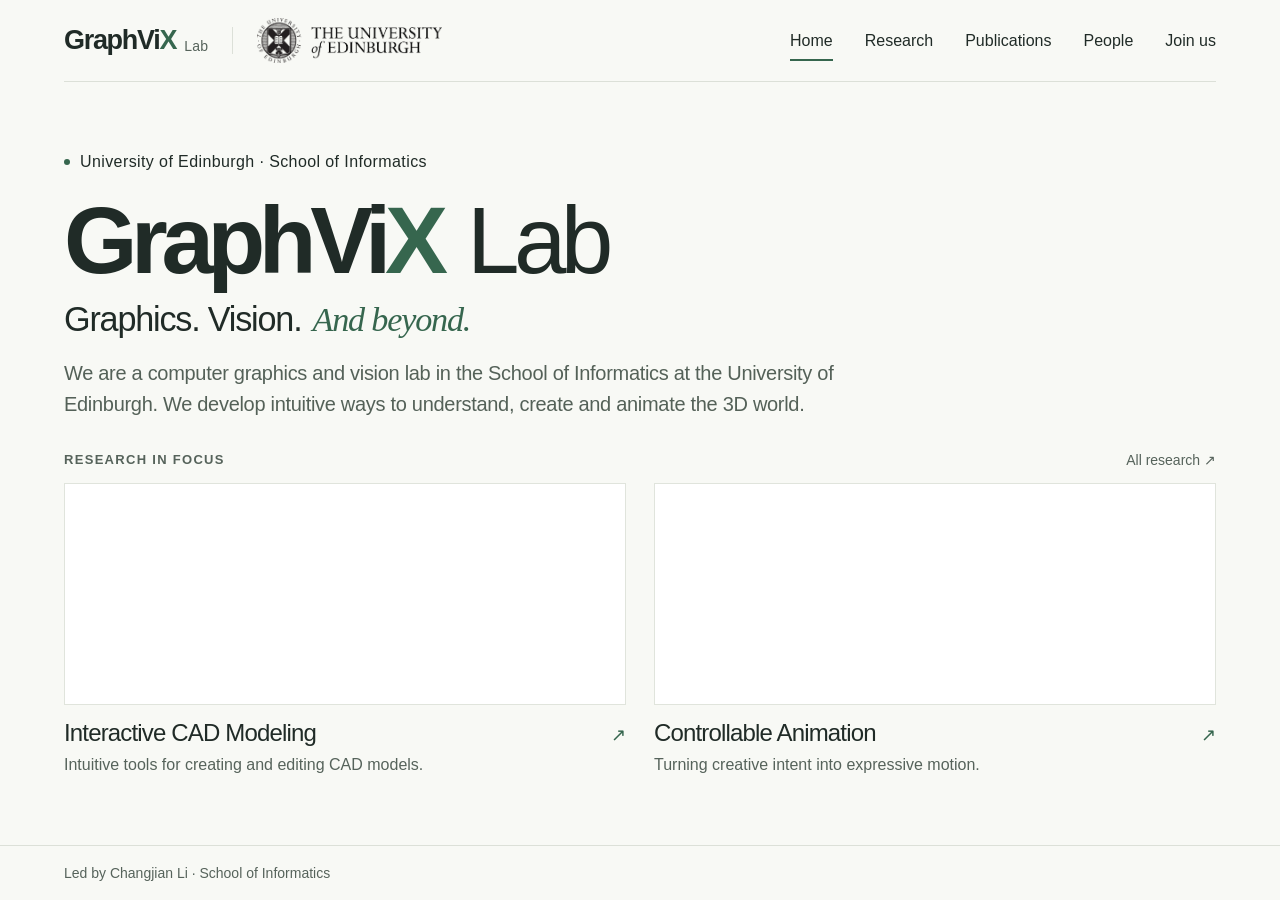
<file: index.html>
<!doctype html><html lang="en"><head><meta charset="utf-8"><meta name="viewport" content="width=device-width, initial-scale=1"><link rel="canonical" href="https://graphvix-lab.github.io/"><meta name="description" content="GraphViX Lab at the University of Edinburgh, School of Informatics. We develop intuitive ways to understand, create and animate the 3D world."><meta name="theme-color" content="#f8f9f5"><title>Graphics, Vision and X — GraphViX Lab</title><meta property="og:type" content="website"><meta property="og:site_name" content="GraphViX Lab"><meta property="og:title" content="Graphics, Vision and X — GraphViX Lab"><meta property="og:description" content="GraphViX Lab at the University of Edinburgh, School of Informatics. We develop intuitive ways to understand, create and animate the 3D world."><meta property="og:url" content="https://graphvix-lab.github.io/"><meta property="og:image" content="https://graphvix-lab.github.io/assets/social-card.png"><meta property="og:image:width" content="1200"><meta property="og:image:height" content="630"><meta property="og:image:alt" content="GraphViX Lab — Graphics. Vision. And beyond. — University of Edinburgh"><meta name="twitter:card" content="summary_large_image"><link rel="icon" href="assets/favicon.svg" type="image/svg+xml"><link rel="stylesheet" href="assets/site.css?v=7dec79588c"><script src="assets/site.js?v=5421f9e340" defer></script></head><body class="opening-page"><a class="skip" href="#main">Skip to content</a><header class="site-header wrap"><div class="header-identity"><div class="header-lab"><a class="brand" href="index.html" aria-label="GraphViX Lab home">GraphVi<span>X</span><small class="brand-lab">Lab</small></a><a class="header-university-text" href="https://www.ed.ac.uk/">University of Edinburgh</a></div><a class="header-university" href="https://www.ed.ac.uk/" aria-label="The University of Edinburgh"><img src="assets/university-of-edinburgh.png" alt="The University of Edinburgh" width="831" height="199"></a></div><button class="menu-toggle" aria-label="Open navigation" aria-expanded="false" aria-controls="nav">Menu <span>+</span></button><nav id="nav" aria-label="Main navigation"><a href="index.html" aria-current="page" >Home</a><a href="research.html" >Research</a><a href="publications.html" >Publications</a><a href="people.html" >People</a><a href="join.html" >Join us</a></nav></header><main id="main" class="wrap"><section class="opening" aria-labelledby="opening-title"><div class="opening-lead"><p class="eyebrow"><span class="status-dot"></span> University of Edinburgh · School of Informatics</p><h1 id="opening-title">GraphVi<span class="name-x">X</span> <span class="name-lab">Lab</span></h1><p class="opening-tagline">Graphics. Vision. <em>And beyond.</em></p><p class="opening-intro">We are a computer graphics and vision lab in the School of Informatics at the University of Edinburgh. We develop intuitive ways to understand, create and animate the 3D world.</p></div><div class="opening-work"><div class="opening-work-heading"><p class="eyebrow">Research in focus</p><div class="opening-work-tools"><a href="research.html">All research <span aria-hidden="true">↗</span></a></div></div><div class="opening-directions opening-selected" aria-label="Explore our research directions"><a class="opening-direction" href="research.html#cad-modeling"><div class="opening-preview"><video muted loop playsinline preload="auto" aria-label="Sketch2Arti research demonstration"><source src="assets/media/sketch2arti.mp4" type="video/mp4"></video></div><div class="opening-direction-label"><h2>Interactive CAD Modeling</h2><span aria-hidden="true">↗</span></div><p class="opening-caption">Intuitive tools for creating and editing CAD models.</p></a><a class="opening-direction" href="research.html#motion-interaction"><div class="opening-preview"><video muted loop playsinline preload="auto" aria-label="Sketch2Anim research demonstration"><source src="assets/media/sketch2anim.mp4" type="video/mp4"></video></div><div class="opening-direction-label"><h2>Controllable Animation</h2><span aria-hidden="true">↗</span></div><p class="opening-caption">Turning creative intent into expressive motion.</p></a></div></div></section></main><footer class="opening-footer wrap"><p>Led by <a href="https://enigma-li.github.io/">Changjian Li</a><span class="footer-separator"> · </span><a href="https://informatics.ed.ac.uk/">School of Informatics</a></p></footer></body></html>
</file>
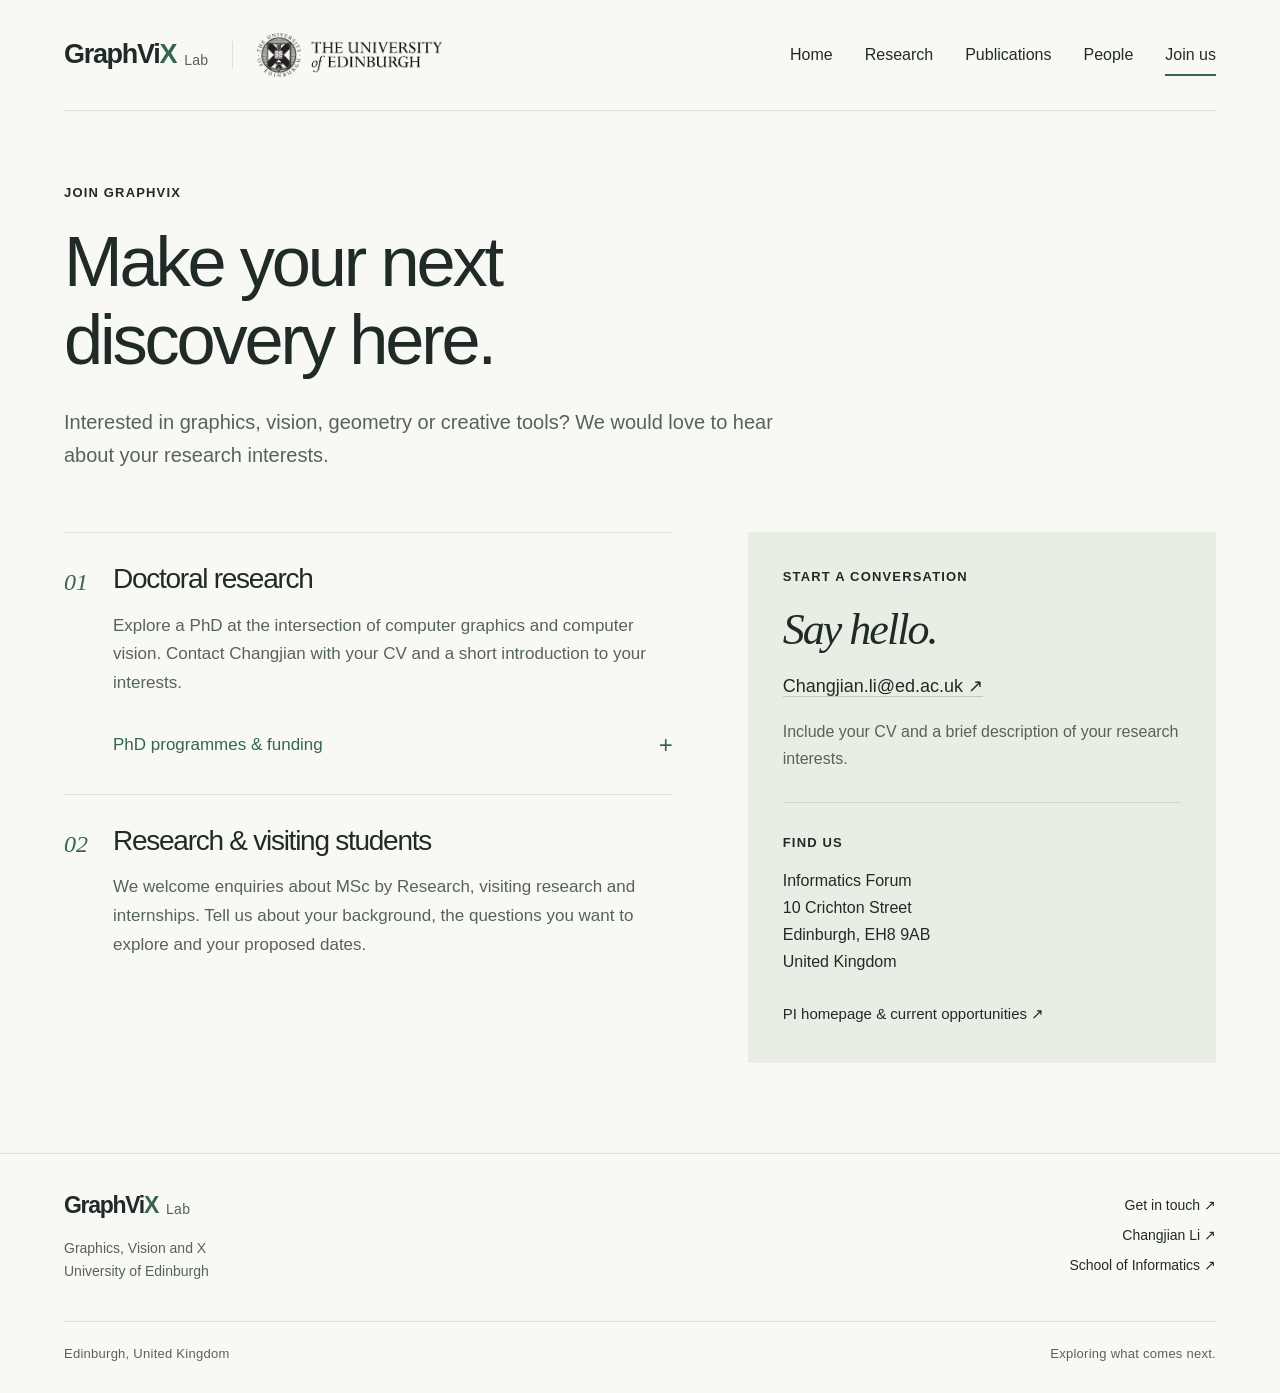
<file: join.html>
<!doctype html><html lang="en"><head><meta charset="utf-8"><meta name="viewport" content="width=device-width, initial-scale=1"><link rel="canonical" href="https://graphvix-lab.github.io/join.html"><meta name="description" content="Explore research opportunities with GraphViX Lab in the School of Informatics at the University of Edinburgh."><meta name="theme-color" content="#f8f9f5"><title>Join us — GraphViX Lab</title><meta property="og:type" content="website"><meta property="og:site_name" content="GraphViX Lab"><meta property="og:title" content="Join us — GraphViX Lab"><meta property="og:description" content="Explore research opportunities with GraphViX Lab in the School of Informatics at the University of Edinburgh."><meta property="og:url" content="https://graphvix-lab.github.io/join.html"><meta property="og:image" content="https://graphvix-lab.github.io/assets/social-card.png"><meta property="og:image:width" content="1200"><meta property="og:image:height" content="630"><meta property="og:image:alt" content="GraphViX Lab — Graphics. Vision. And beyond. — University of Edinburgh"><meta name="twitter:card" content="summary_large_image"><link rel="icon" href="assets/favicon.svg" type="image/svg+xml"><link rel="stylesheet" href="assets/site.css?v=7dec79588c"><script src="assets/site.js?v=5421f9e340" defer></script></head><body class=""><a class="skip" href="#main">Skip to content</a><header class="site-header wrap"><div class="header-identity"><div class="header-lab"><a class="brand" href="index.html" aria-label="GraphViX Lab home">GraphVi<span>X</span><small class="brand-lab">Lab</small></a><a class="header-university-text" href="https://www.ed.ac.uk/">University of Edinburgh</a></div><a class="header-university" href="https://www.ed.ac.uk/" aria-label="The University of Edinburgh"><img src="assets/university-of-edinburgh.png" alt="The University of Edinburgh" width="831" height="199"></a></div><button class="menu-toggle" aria-label="Open navigation" aria-expanded="false" aria-controls="nav">Menu <span>+</span></button><nav id="nav" aria-label="Main navigation"><a href="index.html" >Home</a><a href="research.html" >Research</a><a href="publications.html" >Publications</a><a href="people.html" >People</a><a href="join.html" aria-current="page" >Join us</a></nav></header><main id="main" class="wrap"><section class="page-title"><p class="eyebrow">Join GraphViX</p><h1>Make your next<br>discovery here.</h1><p class="lede">Interested in graphics, vision, geometry or creative tools? We would love to hear about your research interests.</p></section><section class="join-layout"><div><div class="opportunity"><span class="number">01</span><div><h2>Doctoral research</h2><p>Explore a PhD at the intersection of computer graphics and computer vision. Contact Changjian with your CV and a short introduction to your interests.</p><details class="phd-programmes"><summary>PhD programmes &amp; funding<span class="expand-mark" aria-hidden="true">+</span></summary><ul><li><a href="https://www.cdt-d2air.uk/"><span><strong>CDT-D2AIR</strong><span class="programme-description">Dependable and deployable AI for robotics.</span></span><span class="programme-arrow" aria-hidden="true">↗</span></a></li><li><a href="https://informatics.ed.ac.uk/cdt-in-machine-learning-systems"><span><strong>CDT in Machine Learning Systems</strong><span class="programme-description">Machine learning methods and the systems that enable them.</span></span><span class="programme-arrow" aria-hidden="true">↗</span></a></li><li><a href="https://ai4bi-cdt.ed.ac.uk/"><span><strong>CDT in Biomedical Innovation (AI4BI)</strong><span class="programme-description">Artificial intelligence for biomedical research and innovation.</span></span><span class="programme-arrow" aria-hidden="true">↗</span></a></li><li><a href="https://ellis.eu/research/phd-postdoc"><span><strong>ELLIS PhD Program</strong><span class="programme-description">European research network with joint supervision and international exchanges.</span></span><span class="programme-arrow" aria-hidden="true">↗</span></a></li><li><a href="https://informatics.ed.ac.uk/study-with-us/our-degrees/postgraduate-research-programmes-and-centres-doctoral-training/postgraduate-research-funding-opportunities-0"><span><strong>Informatics Graduate School Scholarships</strong><span class="programme-description">School and University funding for institute-led PhD study.</span></span><span class="programme-arrow" aria-hidden="true">↗</span></a></li></ul><p class="programme-note">Explore these routes with Changjian. See each programme’s website for current application dates, eligibility and funding details.</p></details></div></div><div class="opportunity"><span class="number">02</span><div><h2>Research & visiting students</h2><p>We welcome enquiries about MSc by Research, visiting research and internships. Tell us about your background, the questions you want to explore and your proposed dates.</p></div></div></div><aside class="contact-panel"><p class="eyebrow">Start a conversation</p><h2>Say hello.</h2><a class="email" href="mailto:Changjian.li@ed.ac.uk">Changjian.li@ed.ac.uk ↗</a><p>Include your CV and a brief description of your research interests.</p><hr><p class="eyebrow">Find us</p><address>Informatics Forum<br>10 Crichton Street<br>Edinburgh, EH8 9AB<br>United Kingdom</address><a class="text-link" href="https://enigma-li.github.io/">PI homepage & current opportunities ↗</a></aside></section></main><footer class="wrap"><div><a class="brand" href="index.html">GraphVi<span>X</span><small class="brand-lab">Lab</small></a><p>Graphics, Vision and X<br>University of Edinburgh</p></div><div class="footer-links"><a href="mailto:Changjian.li@ed.ac.uk">Get in touch ↗</a><a href="https://enigma-li.github.io/">Changjian Li ↗</a><a href="https://informatics.ed.ac.uk/">School of Informatics ↗</a></div><div class="footer-bottom"><span>Edinburgh, United Kingdom</span><span>Exploring what comes next.</span></div></footer></body></html>
</file>
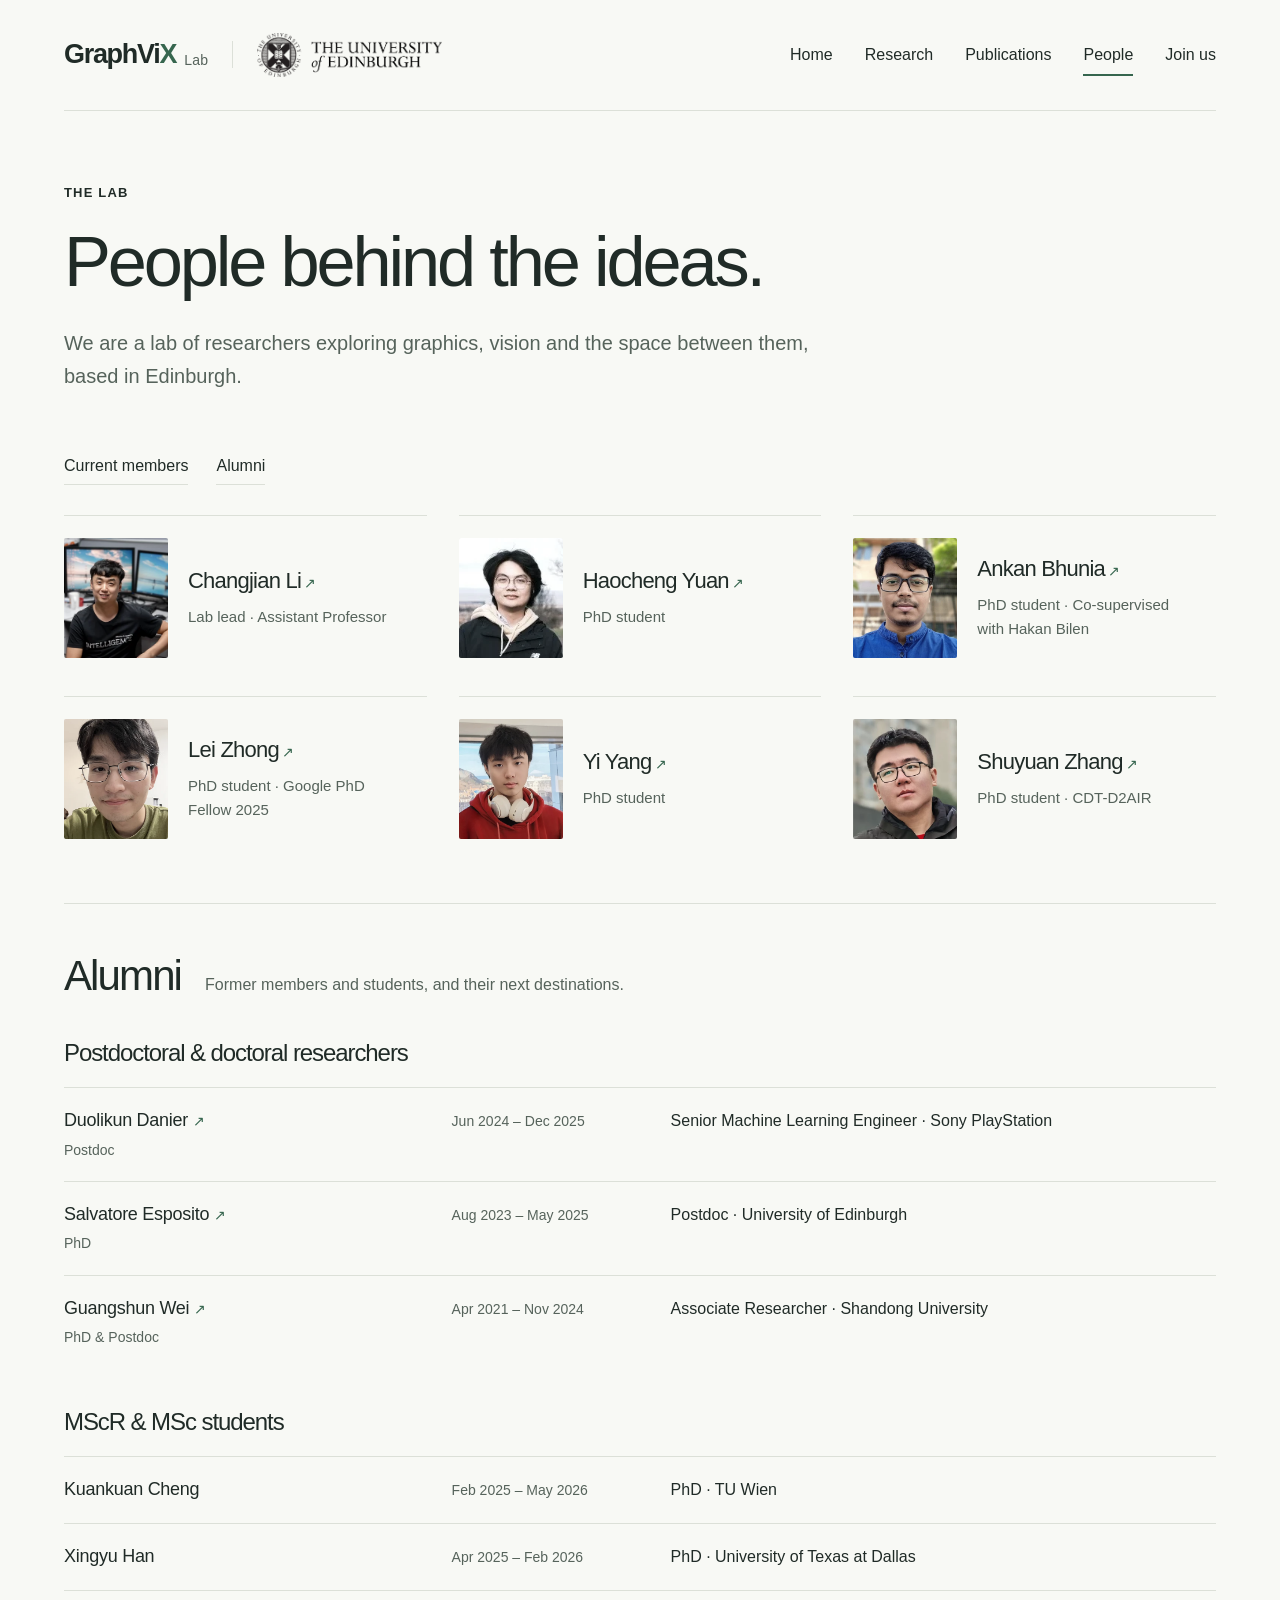
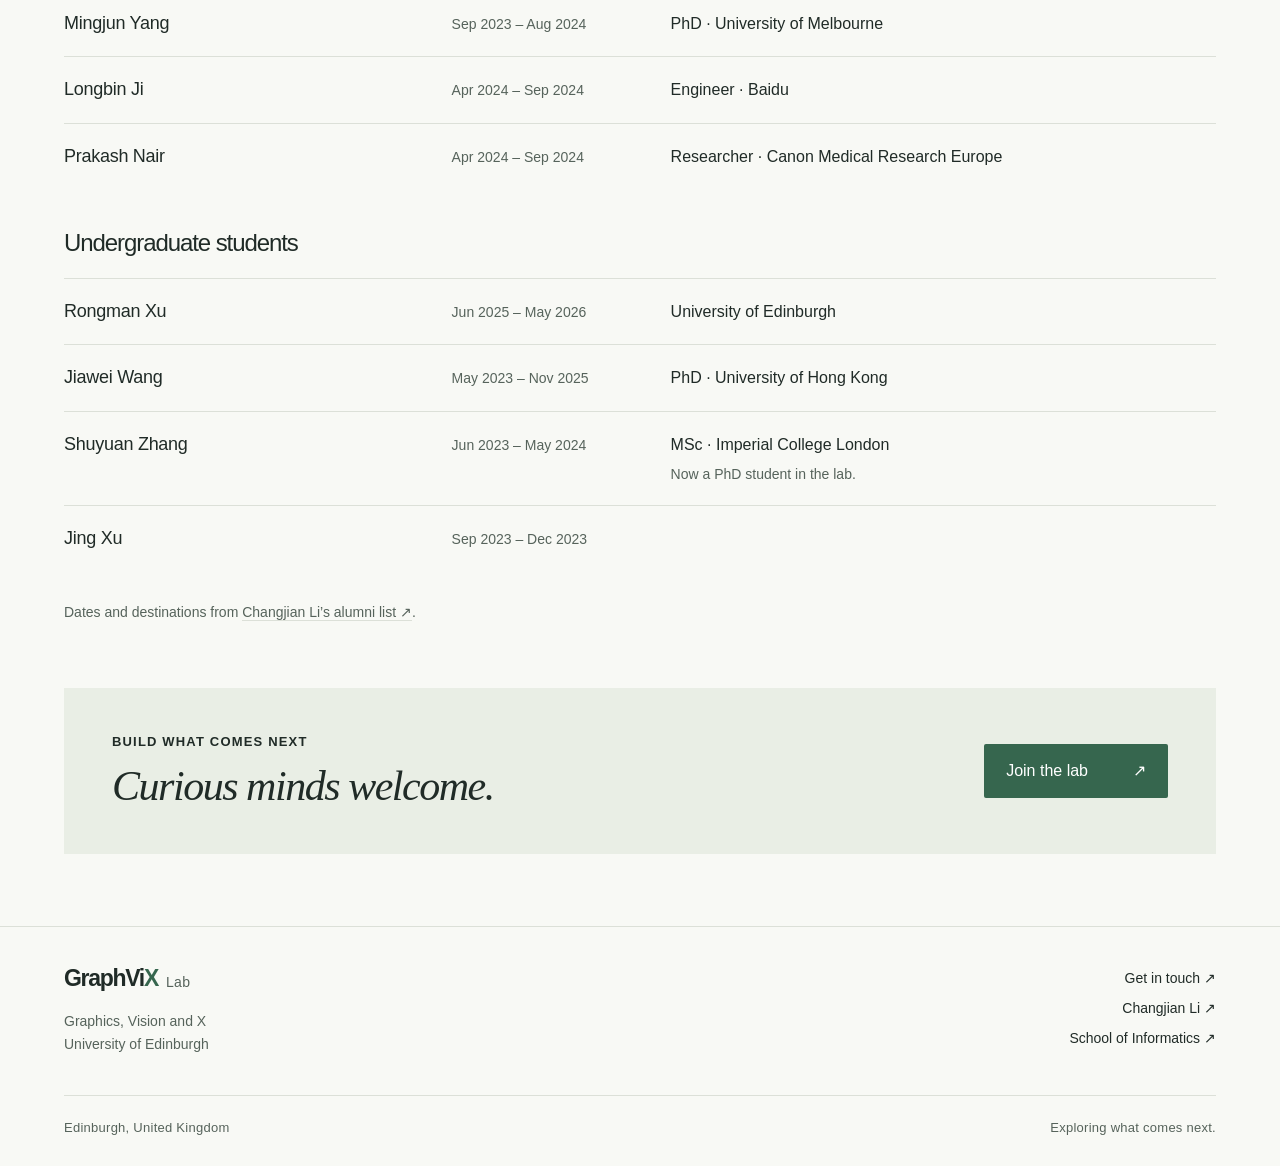
<file: people.html>
<!doctype html><html lang="en"><head><meta charset="utf-8"><meta name="viewport" content="width=device-width, initial-scale=1"><link rel="canonical" href="https://graphvix-lab.github.io/people.html"><meta name="description" content="Meet GraphViX Lab at the University of Edinburgh: Changjian Li, current researchers and alumni."><meta name="theme-color" content="#f8f9f5"><title>People — GraphViX Lab</title><meta property="og:type" content="website"><meta property="og:site_name" content="GraphViX Lab"><meta property="og:title" content="People — GraphViX Lab"><meta property="og:description" content="Meet GraphViX Lab at the University of Edinburgh: Changjian Li, current researchers and alumni."><meta property="og:url" content="https://graphvix-lab.github.io/people.html"><meta property="og:image" content="https://graphvix-lab.github.io/assets/social-card.png"><meta property="og:image:width" content="1200"><meta property="og:image:height" content="630"><meta property="og:image:alt" content="GraphViX Lab — Graphics. Vision. And beyond. — University of Edinburgh"><meta name="twitter:card" content="summary_large_image"><link rel="icon" href="assets/favicon.svg" type="image/svg+xml"><link rel="stylesheet" href="assets/site.css?v=7dec79588c"><script src="assets/site.js?v=5421f9e340" defer></script></head><body class=""><a class="skip" href="#main">Skip to content</a><header class="site-header wrap"><div class="header-identity"><div class="header-lab"><a class="brand" href="index.html" aria-label="GraphViX Lab home">GraphVi<span>X</span><small class="brand-lab">Lab</small></a><a class="header-university-text" href="https://www.ed.ac.uk/">University of Edinburgh</a></div><a class="header-university" href="https://www.ed.ac.uk/" aria-label="The University of Edinburgh"><img src="assets/university-of-edinburgh.png" alt="The University of Edinburgh" width="831" height="199"></a></div><button class="menu-toggle" aria-label="Open navigation" aria-expanded="false" aria-controls="nav">Menu <span>+</span></button><nav id="nav" aria-label="Main navigation"><a href="index.html" >Home</a><a href="research.html" >Research</a><a href="publications.html" >Publications</a><a href="people.html" aria-current="page" >People</a><a href="join.html" >Join us</a></nav></header><main id="main" class="wrap"><section class="page-title"><p class="eyebrow">The lab</p><h1>People behind the ideas.</h1><p class="lede">We are a lab of researchers exploring graphics, vision and the space between them, based in Edinburgh.</p></section><nav class="people-index" aria-label="People sections"><a href="#current-members">Current members</a><a href="#alumni">Alumni</a></nav><section class="people-grid" id="current-members" aria-label="Current members"><article class="person"><a class="portrait" href="https://enigma-li.github.io/" aria-label="Changjian Li homepage"><img src="assets/optimized/changjian-69a6d22ea58a.webp" alt="Changjian Li" loading="lazy" decoding="async" width="104" height="120"></a><div class="person-info"><h2><a href="https://enigma-li.github.io/">Changjian Li<span aria-hidden="true"> ↗</span></a></h2><p>Lab lead · Assistant Professor</p></div></article><article class="person"><a class="portrait" href="https://yyyyyhc.github.io/" aria-label="Haocheng Yuan homepage"><img src="assets/optimized/haocheng-ced8f3480372.webp" alt="Haocheng Yuan" loading="lazy" decoding="async" width="104" height="120"></a><div class="person-info"><h2><a href="https://yyyyyhc.github.io/">Haocheng Yuan<span aria-hidden="true"> ↗</span></a></h2><p>PhD student</p></div></article><article class="person"><a class="portrait" href="https://ankanbhunia.github.io/" aria-label="Ankan Bhunia homepage"><img src="assets/optimized/ankan-bae731ad5989.webp" alt="Ankan Bhunia" loading="lazy" decoding="async" width="104" height="120"></a><div class="person-info"><h2><a href="https://ankanbhunia.github.io/">Ankan Bhunia<span aria-hidden="true"> ↗</span></a></h2><p>PhD student · Co-supervised with Hakan Bilen</p></div></article><article class="person"><a class="portrait" href="https://zhongleilz.github.io/" aria-label="Lei Zhong homepage"><img src="assets/optimized/lei-0c57acf04e6b.webp" alt="Lei Zhong" loading="lazy" decoding="async" width="104" height="120"></a><div class="person-info"><h2><a href="https://zhongleilz.github.io/">Lei Zhong<span aria-hidden="true"> ↗</span></a></h2><p>PhD student · Google PhD Fellow 2025</p></div></article><article class="person"><a class="portrait" href="https://arlo-yang.github.io/" aria-label="Yi Yang homepage"><img src="assets/optimized/yi-5c9a22427850.webp" alt="Yi Yang" loading="lazy" decoding="async" width="104" height="120"></a><div class="person-info"><h2><a href="https://arlo-yang.github.io/">Yi Yang<span aria-hidden="true"> ↗</span></a></h2><p>PhD student</p></div></article><article class="person"><a class="portrait" href="https://sanbingyouyong.github.io/" aria-label="Shuyuan Zhang homepage"><img src="assets/optimized/shuyuan-218734e37366.webp" alt="Shuyuan Zhang" loading="lazy" decoding="async" width="104" height="120"></a><div class="person-info"><h2><a href="https://sanbingyouyong.github.io/">Shuyuan Zhang<span aria-hidden="true"> ↗</span></a></h2><p>PhD student · CDT-D2AIR</p></div></article></section><section class="alumni-section" id="alumni" aria-labelledby="alumni-title"><div class="alumni-heading"><h2 id="alumni-title">Alumni</h2><p>Former members and students, and their next destinations.</p></div><section class="alumni-group"><h3>Postdoctoral &amp; doctoral researchers</h3><ul class="alumni-list"><li class="alumni-row"><div class="alumni-identity"><p class="alumni-name"><a href="https://danier97.github.io/">Duolikun Danier <span aria-hidden="true">↗</span></a></p><p class="alumni-role">Postdoc</p></div><p class="alumni-period">Jun 2024 – Dec 2025</p><div class="alumni-next"><p class="alumni-destination"><span class="sr-only">Next destination: </span>Senior Machine Learning Engineer · Sony PlayStation</p></div></li><li class="alumni-row"><div class="alumni-identity"><p class="alumni-name"><a href="https://iamsalvatore.io/">Salvatore Esposito <span aria-hidden="true">↗</span></a></p><p class="alumni-role">PhD</p></div><p class="alumni-period">Aug 2023 – May 2025</p><div class="alumni-next"><p class="alumni-destination"><span class="sr-only">Next destination: </span>Postdoc · University of Edinburgh</p></div></li><li class="alumni-row"><div class="alumni-identity"><p class="alumni-name"><a href="https://gsw-d.github.io/">Guangshun Wei <span aria-hidden="true">↗</span></a></p><p class="alumni-role">PhD &amp; Postdoc</p></div><p class="alumni-period">Apr 2021 – Nov 2024</p><div class="alumni-next"><p class="alumni-destination"><span class="sr-only">Next destination: </span>Associate Researcher · Shandong University</p></div></li></ul></section><section class="alumni-group"><h3>MScR &amp; MSc students</h3><ul class="alumni-list"><li class="alumni-row"><div class="alumni-identity"><p class="alumni-name">Kuankuan Cheng</p></div><p class="alumni-period">Feb 2025 – May 2026</p><div class="alumni-next"><p class="alumni-destination"><span class="sr-only">Next destination: </span>PhD · TU Wien</p></div></li><li class="alumni-row"><div class="alumni-identity"><p class="alumni-name">Xingyu Han</p></div><p class="alumni-period">Apr 2025 – Feb 2026</p><div class="alumni-next"><p class="alumni-destination"><span class="sr-only">Next destination: </span>PhD · University of Texas at Dallas</p></div></li><li class="alumni-row"><div class="alumni-identity"><p class="alumni-name">Mingjun Yang</p></div><p class="alumni-period">Sep 2023 – Aug 2024</p><div class="alumni-next"><p class="alumni-destination"><span class="sr-only">Next destination: </span>PhD · University of Melbourne</p></div></li><li class="alumni-row"><div class="alumni-identity"><p class="alumni-name">Longbin Ji</p></div><p class="alumni-period">Apr 2024 – Sep 2024</p><div class="alumni-next"><p class="alumni-destination"><span class="sr-only">Next destination: </span>Engineer · Baidu</p></div></li><li class="alumni-row"><div class="alumni-identity"><p class="alumni-name">Prakash Nair</p></div><p class="alumni-period">Apr 2024 – Sep 2024</p><div class="alumni-next"><p class="alumni-destination"><span class="sr-only">Next destination: </span>Researcher · Canon Medical Research Europe</p></div></li></ul></section><section class="alumni-group"><h3>Undergraduate students</h3><ul class="alumni-list"><li class="alumni-row"><div class="alumni-identity"><p class="alumni-name">Rongman Xu</p></div><p class="alumni-period">Jun 2025 – May 2026</p><div class="alumni-next"><p class="alumni-destination"><span class="sr-only">Next destination: </span>University of Edinburgh</p></div></li><li class="alumni-row"><div class="alumni-identity"><p class="alumni-name">Jiawei Wang</p></div><p class="alumni-period">May 2023 – Nov 2025</p><div class="alumni-next"><p class="alumni-destination"><span class="sr-only">Next destination: </span>PhD · University of Hong Kong</p></div></li><li class="alumni-row"><div class="alumni-identity"><p class="alumni-name">Shuyuan Zhang</p></div><p class="alumni-period">Jun 2023 – May 2024</p><div class="alumni-next"><p class="alumni-destination"><span class="sr-only">Next destination: </span>MSc · Imperial College London</p><p class="alumni-note">Now a PhD student in the lab.</p></div></li><li class="alumni-row"><div class="alumni-identity"><p class="alumni-name">Jing Xu</p></div><p class="alumni-period">Sep 2023 – Dec 2023</p><div class="alumni-next"></div></li></ul></section><p class="alumni-source">Dates and destinations from <a href="https://enigma-li.github.io/">Changjian Li’s alumni list ↗</a>.</p></section><section class="join-banner"><div><p class="eyebrow">Build what comes next</p><h2>Curious minds welcome.</h2></div><a class="button" href="join.html">Join the lab <span>↗</span></a></section></main><footer class="wrap"><div><a class="brand" href="index.html">GraphVi<span>X</span><small class="brand-lab">Lab</small></a><p>Graphics, Vision and X<br>University of Edinburgh</p></div><div class="footer-links"><a href="mailto:Changjian.li@ed.ac.uk">Get in touch ↗</a><a href="https://enigma-li.github.io/">Changjian Li ↗</a><a href="https://informatics.ed.ac.uk/">School of Informatics ↗</a></div><div class="footer-bottom"><span>Edinburgh, United Kingdom</span><span>Exploring what comes next.</span></div></footer></body></html>
</file>
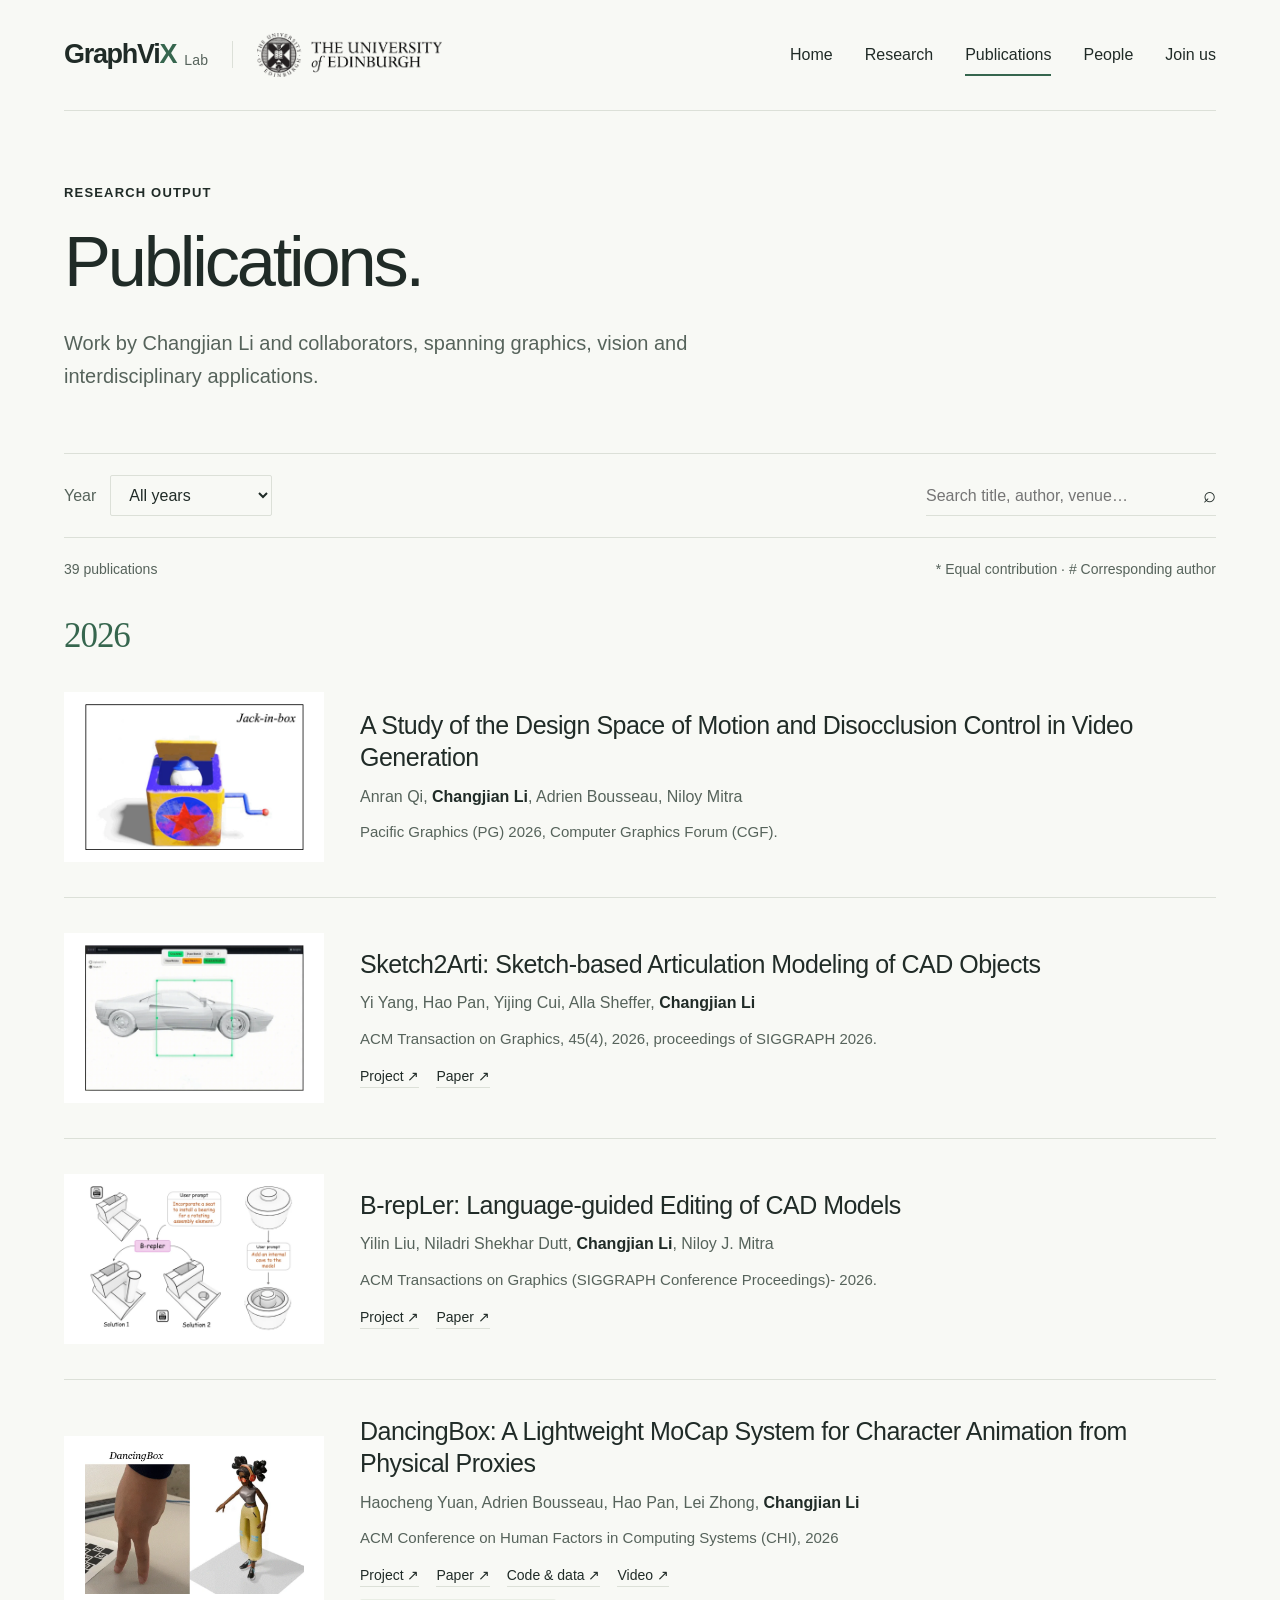
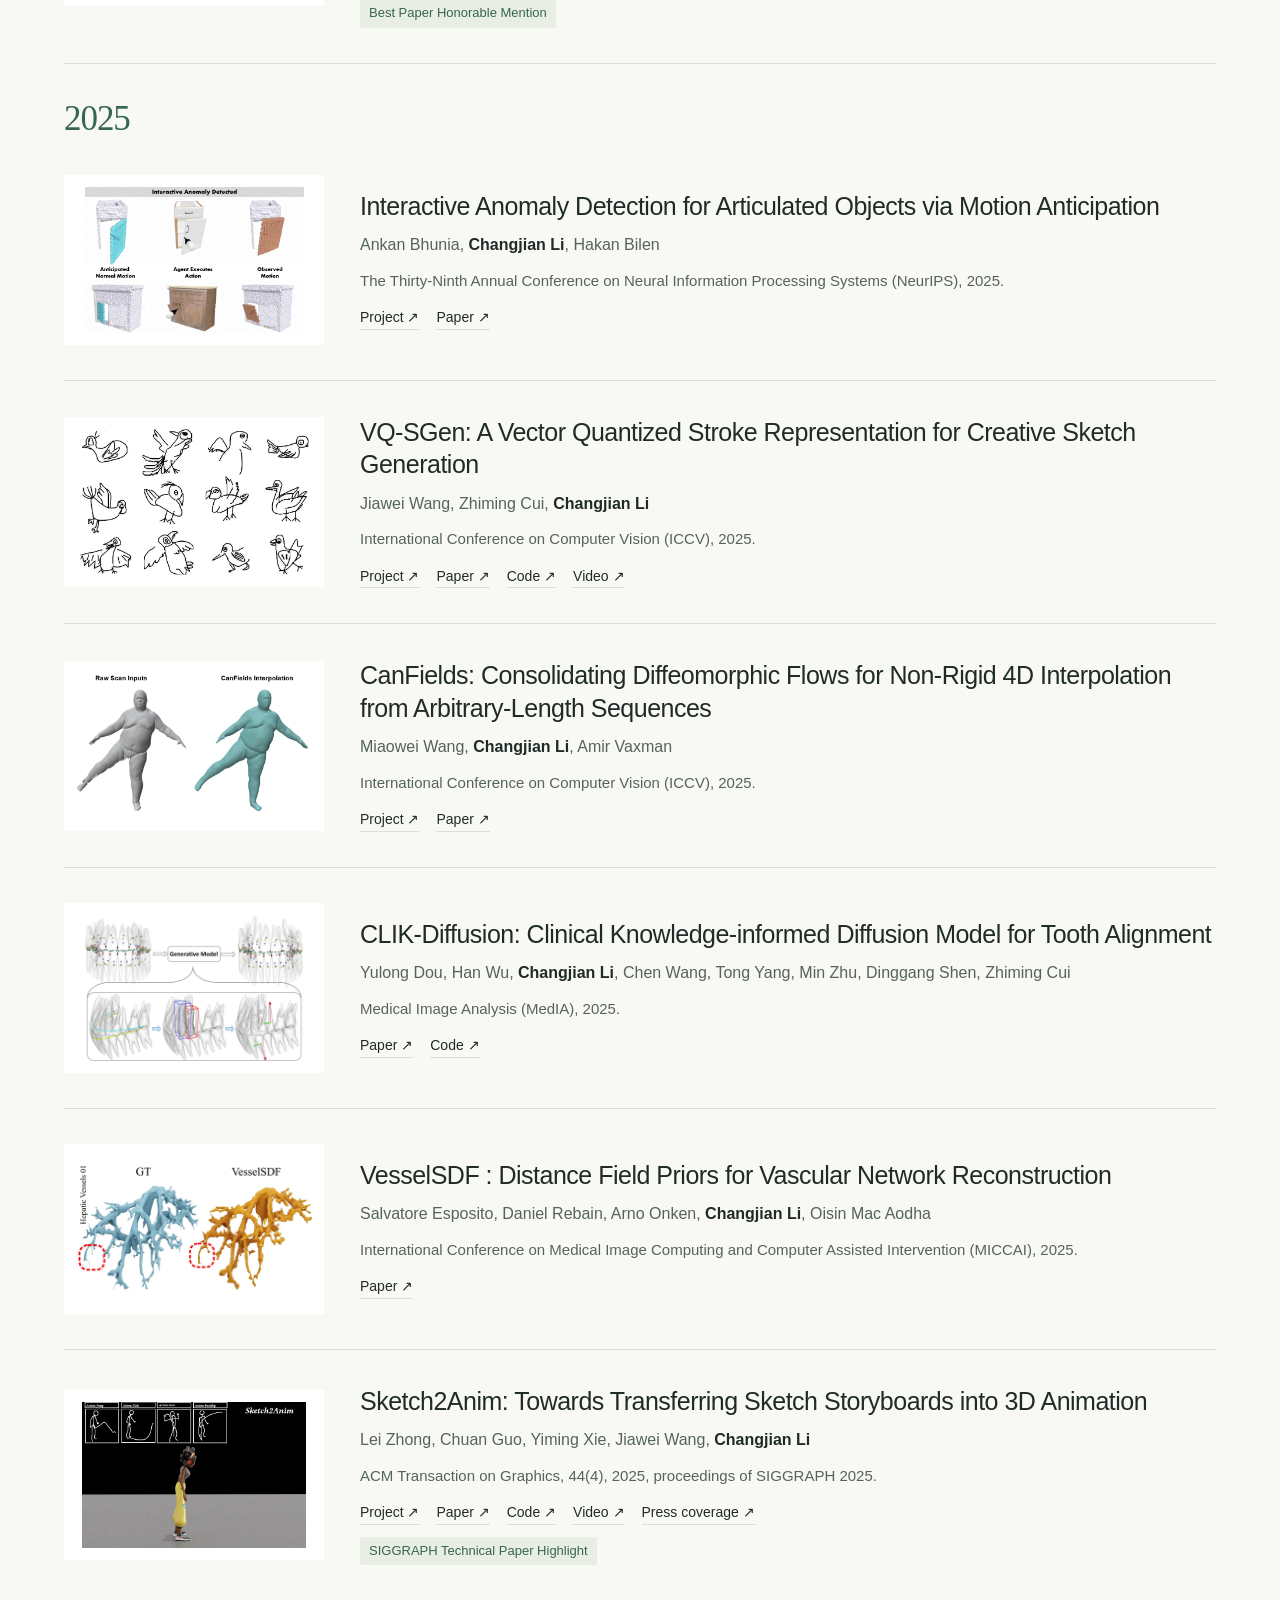
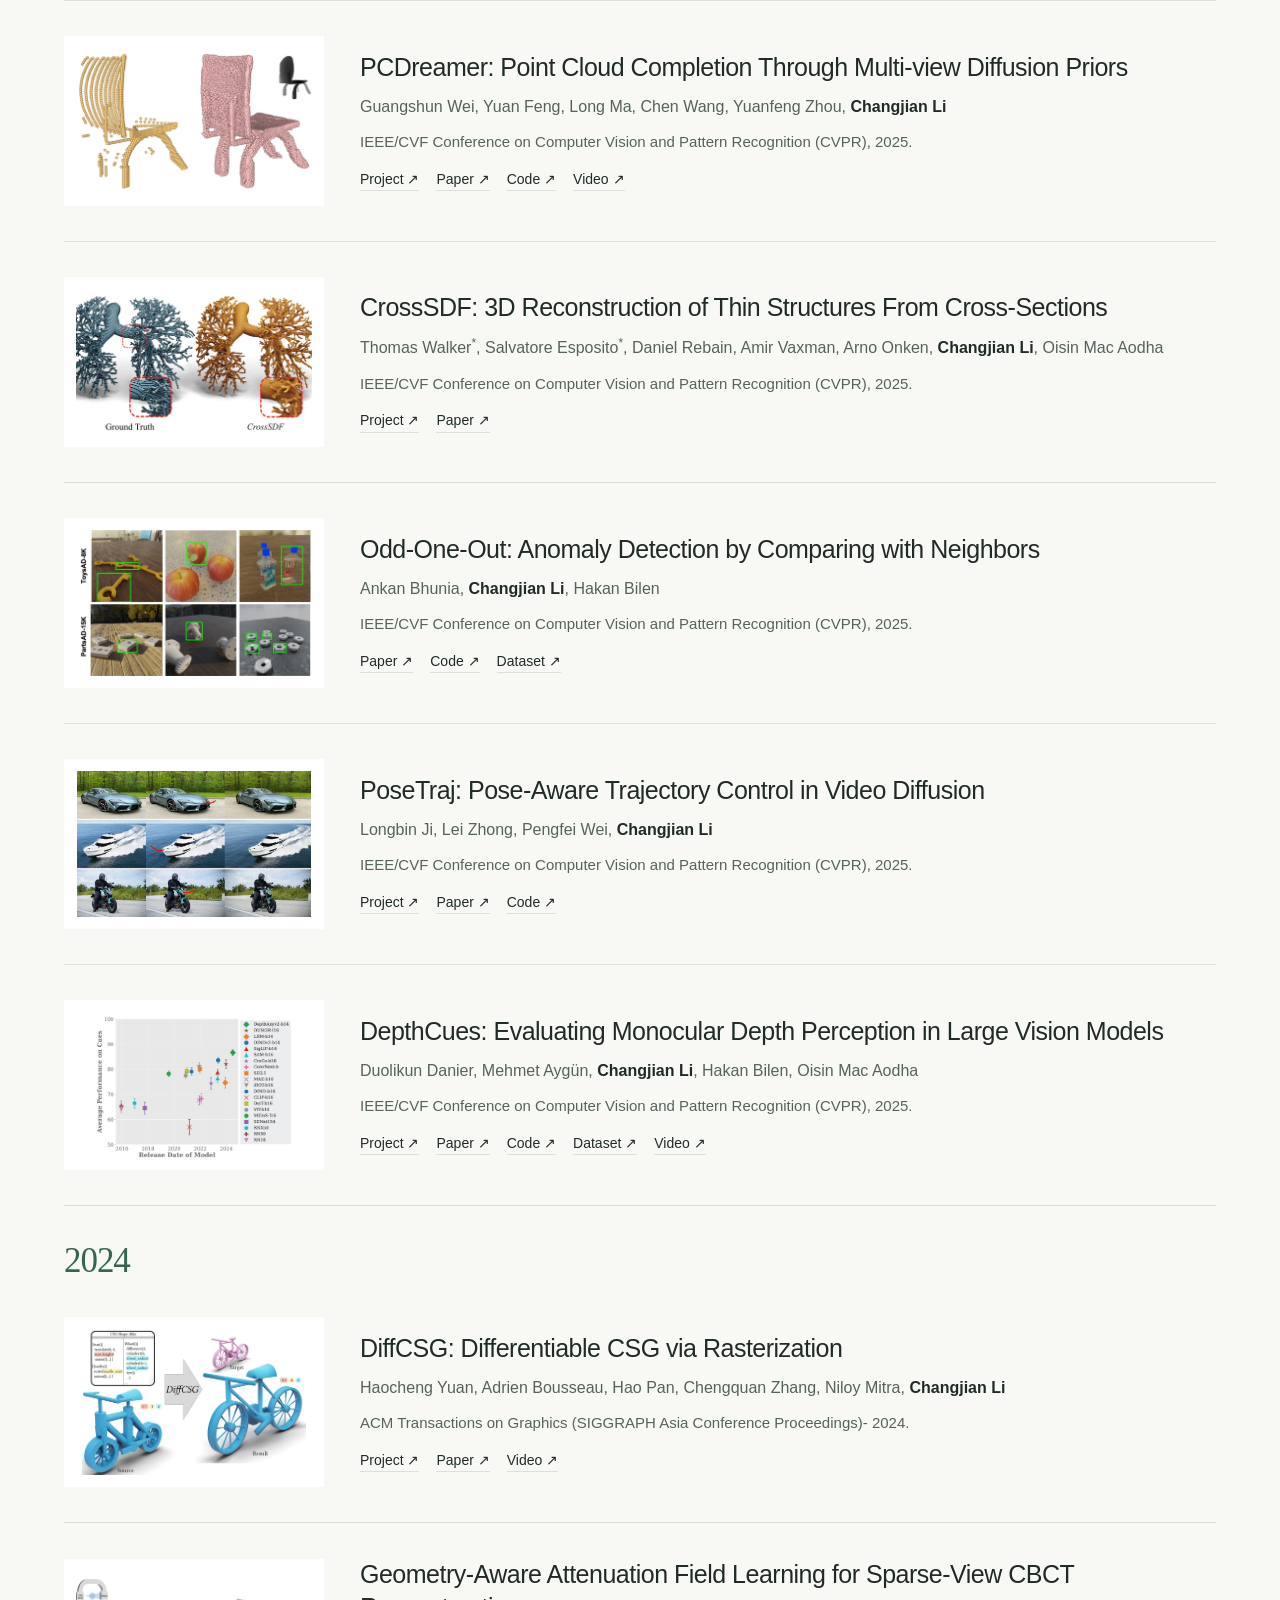
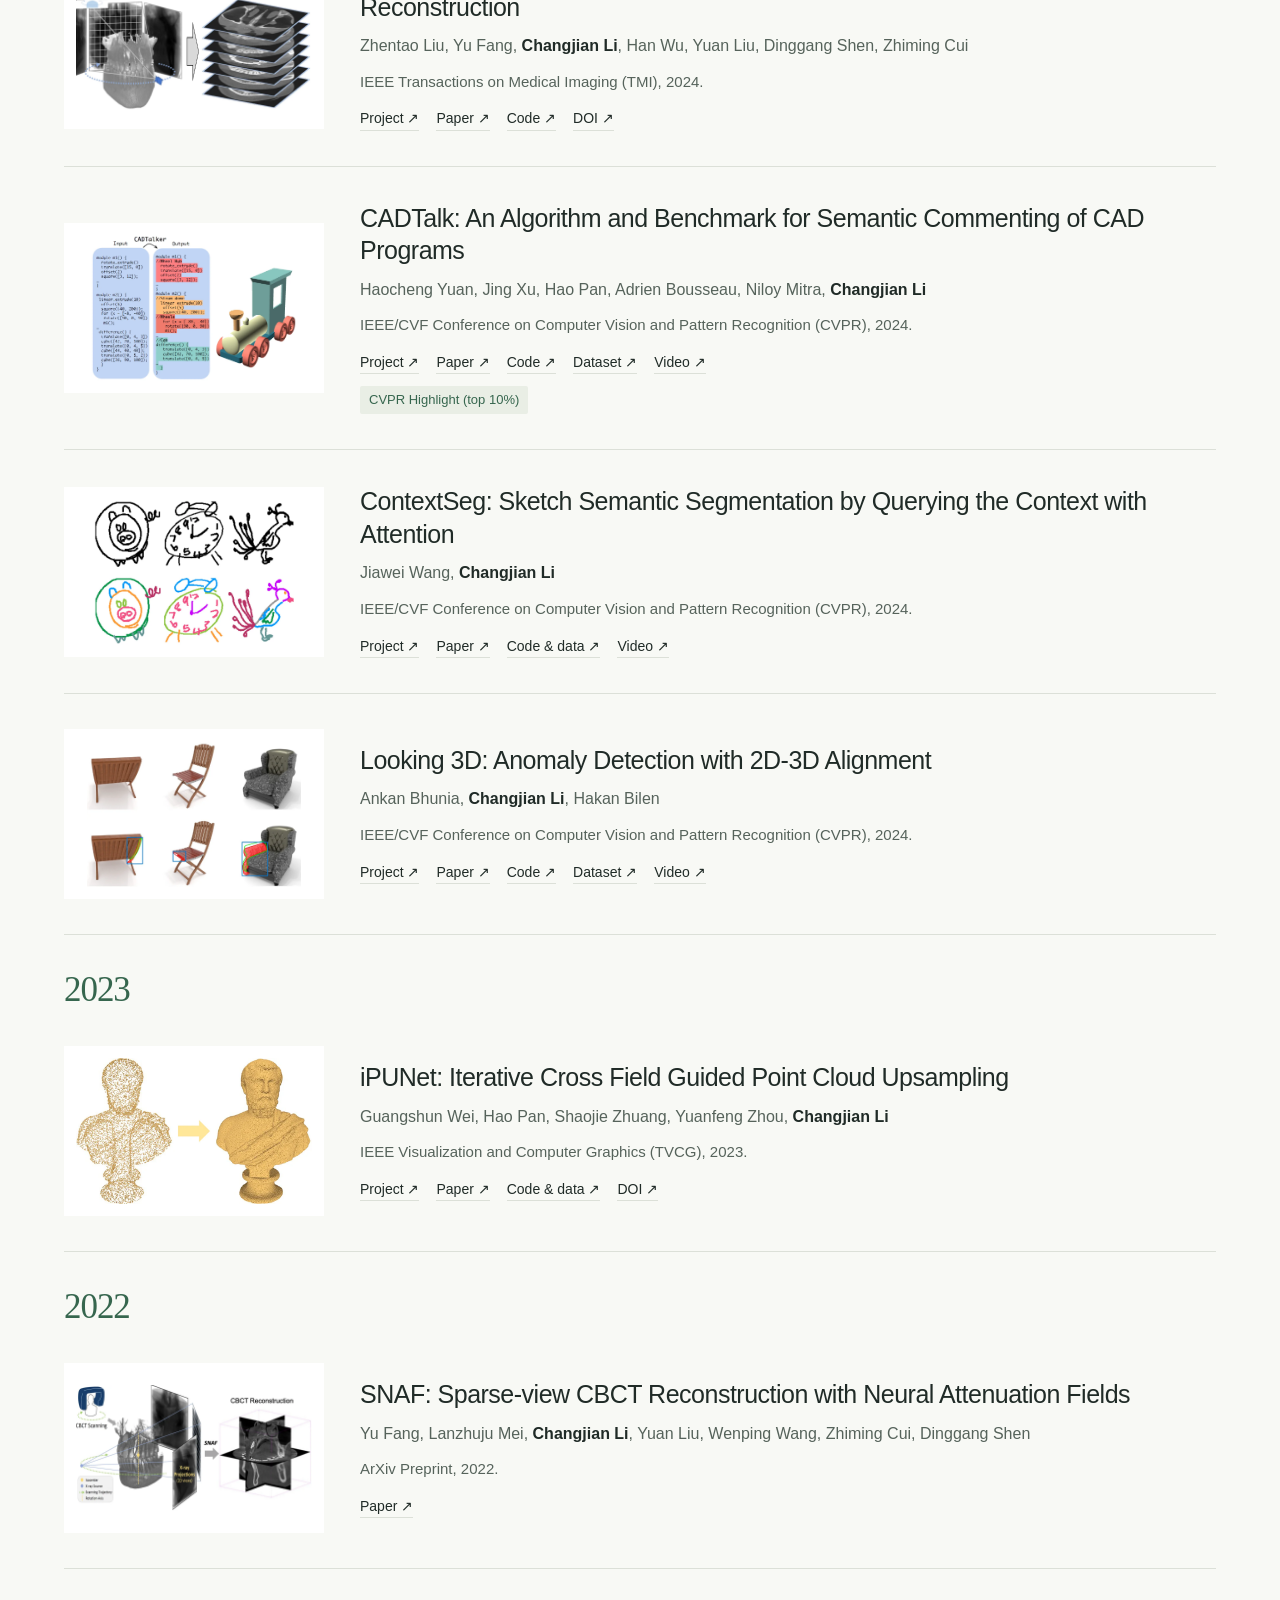
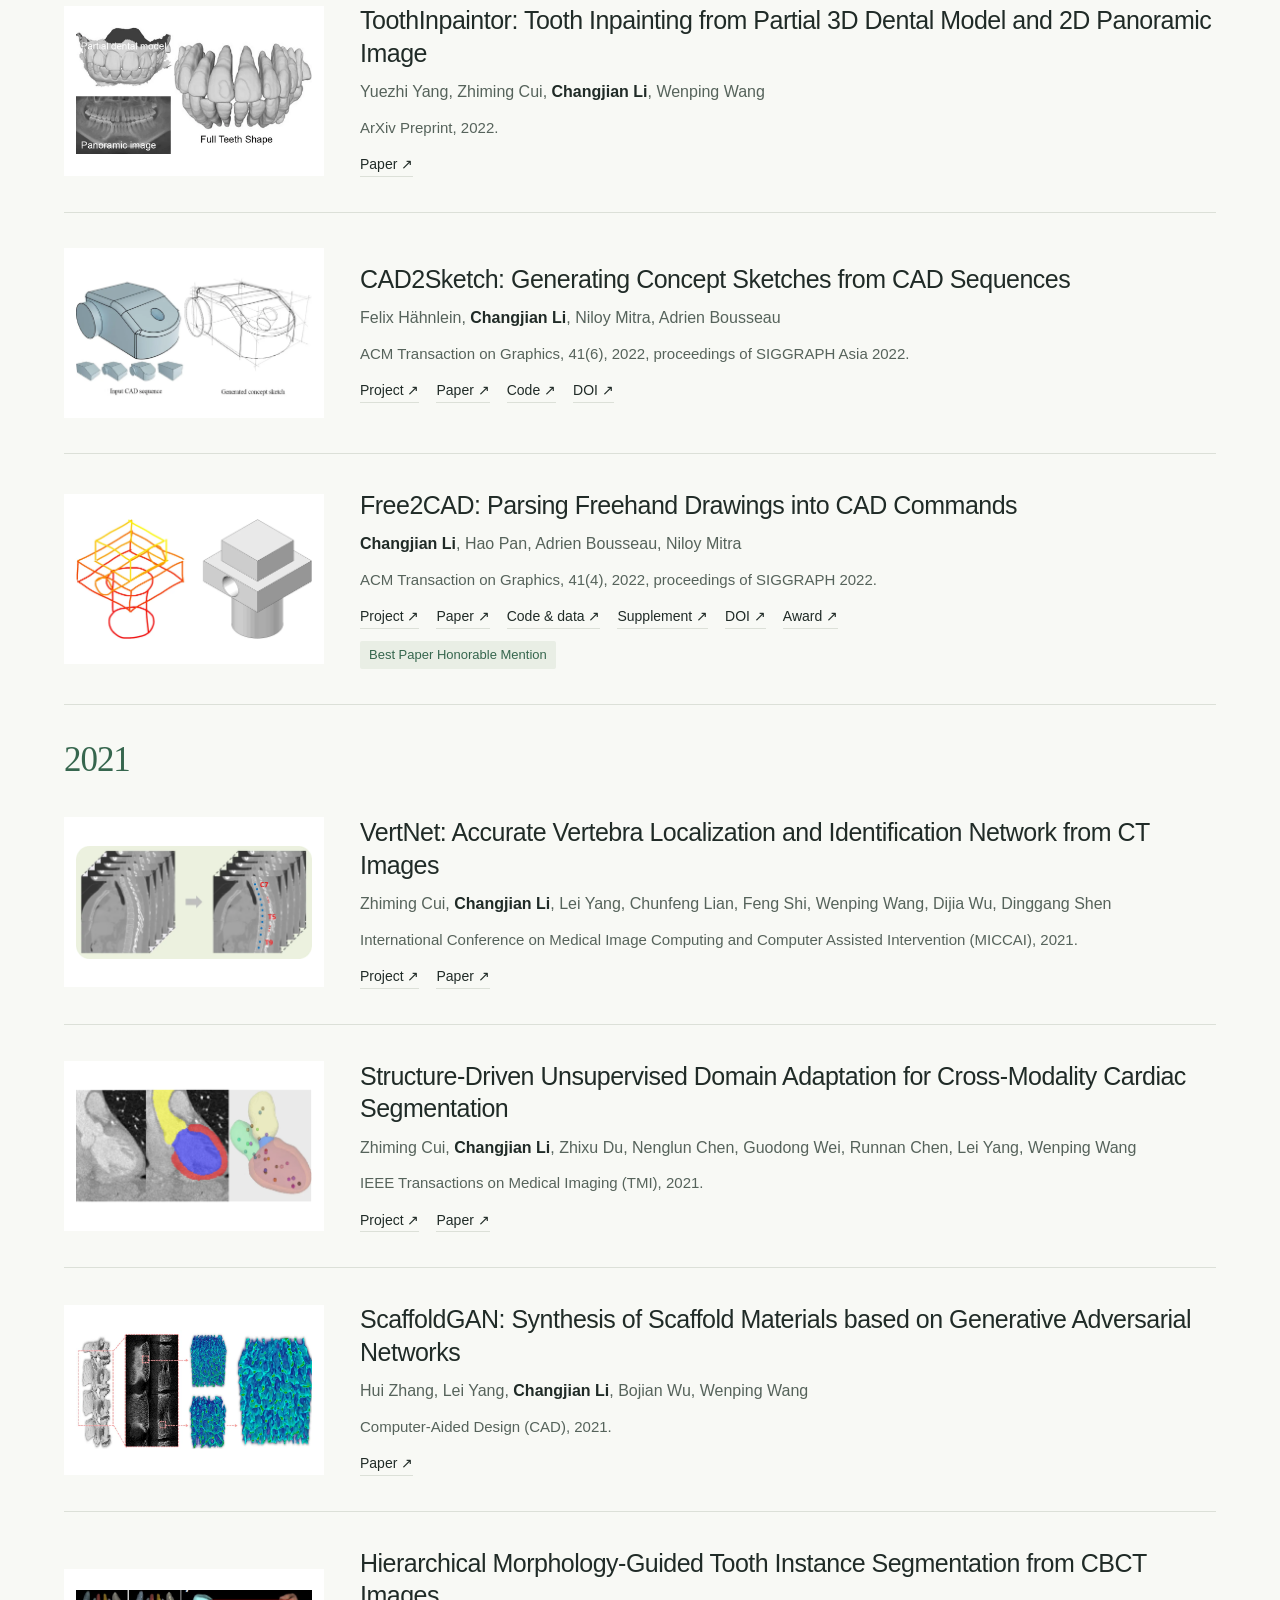
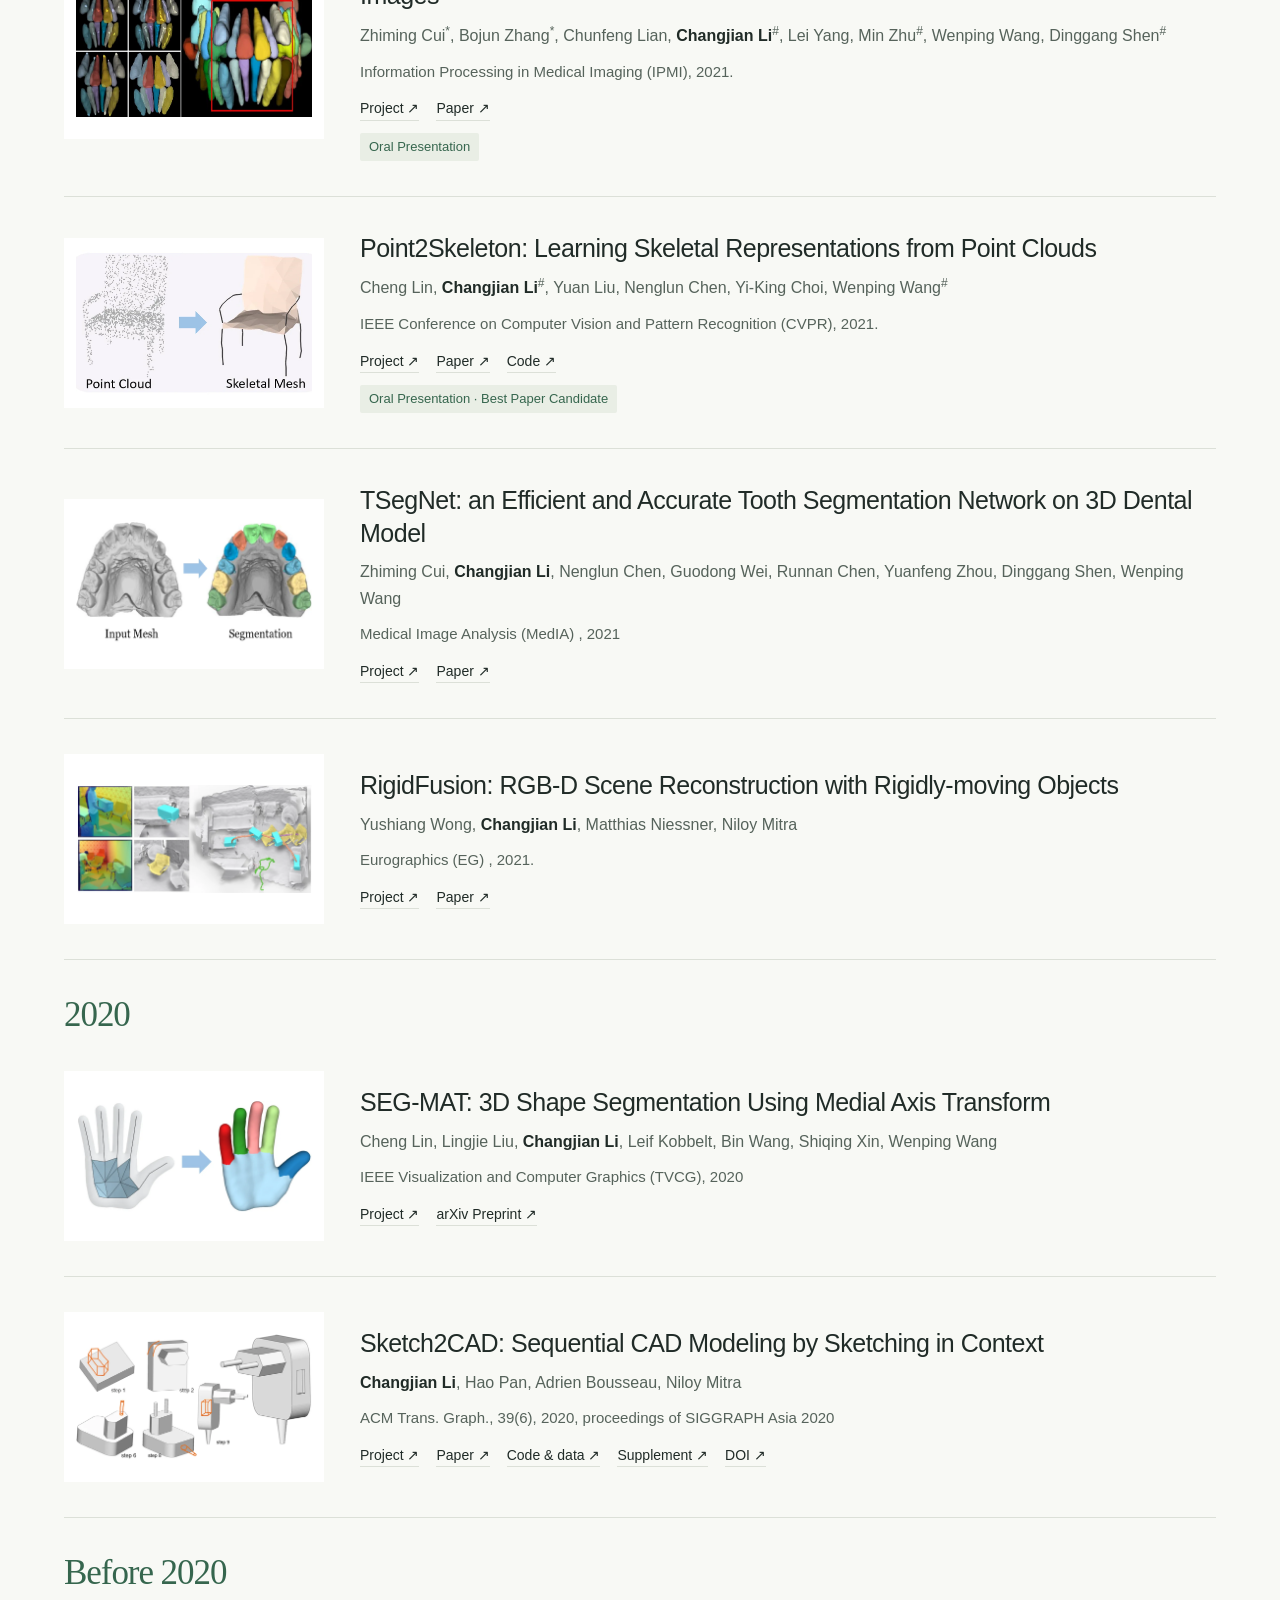
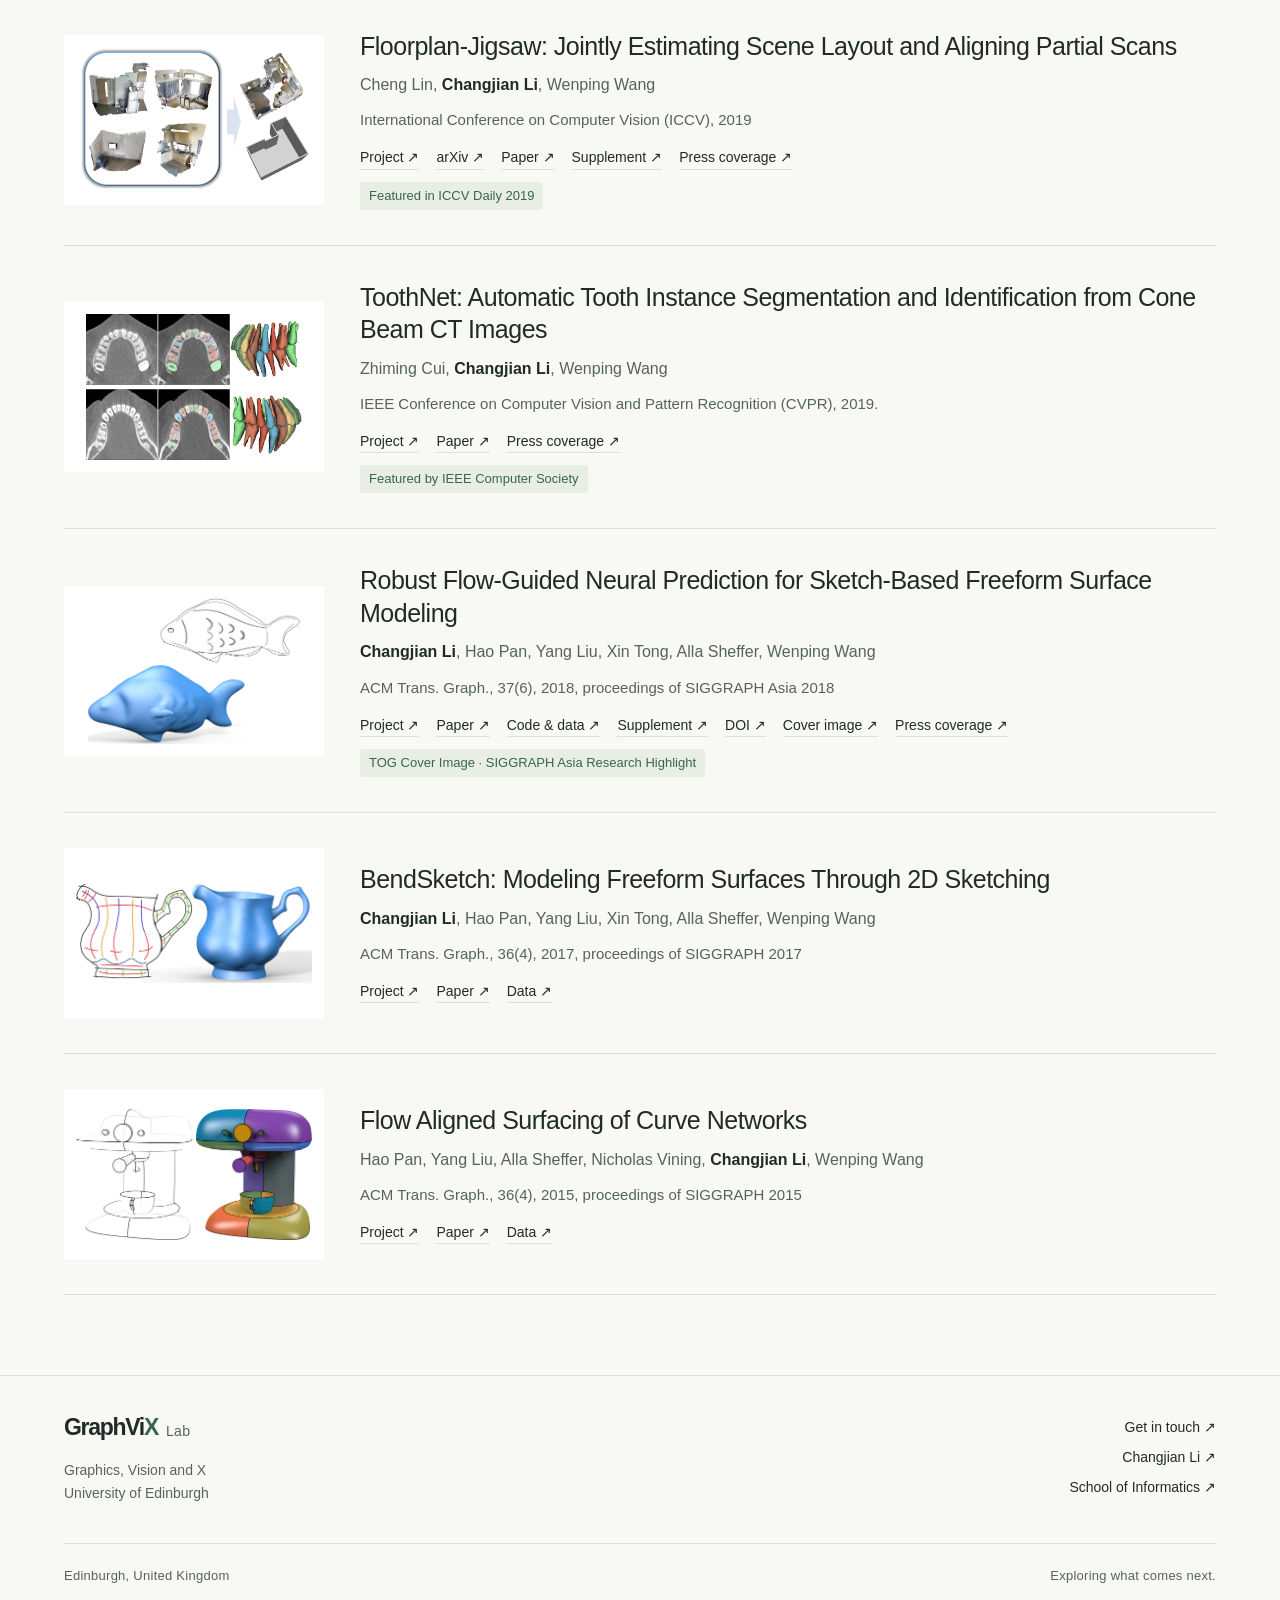
<file: publications.html>
<!doctype html><html lang="en"><head><meta charset="utf-8"><meta name="viewport" content="width=device-width, initial-scale=1"><link rel="canonical" href="https://graphvix-lab.github.io/publications.html"><meta name="description" content="Publications by Changjian Li and collaborators in computer graphics, computer vision and geometric modeling."><meta name="theme-color" content="#f8f9f5"><title>Publications — GraphViX Lab</title><meta property="og:type" content="website"><meta property="og:site_name" content="GraphViX Lab"><meta property="og:title" content="Publications — GraphViX Lab"><meta property="og:description" content="Publications by Changjian Li and collaborators in computer graphics, computer vision and geometric modeling."><meta property="og:url" content="https://graphvix-lab.github.io/publications.html"><meta property="og:image" content="https://graphvix-lab.github.io/assets/social-card.png"><meta property="og:image:width" content="1200"><meta property="og:image:height" content="630"><meta property="og:image:alt" content="GraphViX Lab — Graphics. Vision. And beyond. — University of Edinburgh"><meta name="twitter:card" content="summary_large_image"><link rel="icon" href="assets/favicon.svg" type="image/svg+xml"><link rel="stylesheet" href="assets/site.css?v=7dec79588c"><script src="assets/site.js?v=5421f9e340" defer></script></head><body class=""><a class="skip" href="#main">Skip to content</a><header class="site-header wrap"><div class="header-identity"><div class="header-lab"><a class="brand" href="index.html" aria-label="GraphViX Lab home">GraphVi<span>X</span><small class="brand-lab">Lab</small></a><a class="header-university-text" href="https://www.ed.ac.uk/">University of Edinburgh</a></div><a class="header-university" href="https://www.ed.ac.uk/" aria-label="The University of Edinburgh"><img src="assets/university-of-edinburgh.png" alt="The University of Edinburgh" width="831" height="199"></a></div><button class="menu-toggle" aria-label="Open navigation" aria-expanded="false" aria-controls="nav">Menu <span>+</span></button><nav id="nav" aria-label="Main navigation"><a href="index.html" >Home</a><a href="research.html" >Research</a><a href="publications.html" aria-current="page" >Publications</a><a href="people.html" >People</a><a href="join.html" >Join us</a></nav></header><main id="main" class="wrap"><section class="page-title"><p class="eyebrow">Research output</p><h1>Publications.</h1><p class="lede">Work by Changjian Li and collaborators, spanning graphics, vision and interdisciplinary applications.</p></section><div class="publication-tools"><label class="year-select" for="publication-year">Year <select id="publication-year"><option value="all">All years</option><option value="2026">2026</option><option value="2025">2025</option><option value="2024">2024</option><option value="2023">2023</option><option value="2022">2022</option><option value="2021">2021</option><option value="2020">2020</option><option value="before-2020">Before 2020</option></select></label><label class="search"><span class="sr-only">Search publications</span><input id="publication-search" type="search" placeholder="Search title, author, venue…"><span aria-hidden="true">⌕</span></label></div><div class="publication-status"><p id="result-count" class="result-count" aria-live="polite">39 publications</p><p class="author-legend">* Equal contribution · # Corresponding author</p></div><div class="publication-list"><section class="publication-year-group" aria-labelledby="year-2026"><h2 class="publication-year-heading" id="year-2026">2026</h2><article class="publication" id="paper-40986c89ce14" data-year="2026"><div class="publication-image"><img src="assets/optimized/98283c76f5dc9af0-18a97af23aad.webp" width="960" height="640" alt="A Study of the Design Space of Motion and Disocclusion Control in Video Generation — research preview" loading="lazy" decoding="async"></div><div><h3>A Study of the Design Space of Motion and Disocclusion Control in Video Generation</h3><p class="authors">Anran Qi, <strong>Changjian Li</strong>, Adrien Bousseau, Niloy Mitra</p><p class="publication-venue">Pacific Graphics (PG) 2026, Computer Graphics Forum (CGF).</p><div class="pub-links"></div></div></article><article class="publication" id="paper-8f323c92606b" data-year="2026"><a href="https://arlo-yang.github.io/Sketch2Arti/" class="publication-image"><img src="assets/optimized/sketch2arti-28e4b520982f.webp" width="960" height="640" alt="Sketch2Arti: Sketch-based Articulation Modeling of CAD Objects — research preview" loading="lazy" decoding="async"></a><div><h3><a href="https://arlo-yang.github.io/Sketch2Arti/">Sketch2Arti: Sketch-based Articulation Modeling of CAD Objects</a></h3><p class="authors">Yi Yang, Hao Pan, Yijing Cui, Alla Sheffer, <strong>Changjian Li</strong></p><p class="publication-venue">ACM Transaction on Graphics, 45(4), 2026, proceedings of SIGGRAPH 2026.</p><div class="pub-links"><a href="https://arlo-yang.github.io/Sketch2Arti/">Project ↗</a><a href="http://arxiv.org/abs/2604.25781">Paper ↗</a></div></div></article><article class="publication" id="paper-7bfd7194f70d" data-year="2026"><a href="https://yilinliu77.github.io/brepler.github.io/" class="publication-image"><img src="assets/optimized/brepler-fa587f6d3de0.webp" width="960" height="648" alt="B-repLer: Language-guided Editing of CAD Models — research preview" loading="lazy" decoding="async"></a><div><h3><a href="https://yilinliu77.github.io/brepler.github.io/">B-repLer: Language-guided Editing of CAD Models</a></h3><p class="authors">Yilin Liu, Niladri Shekhar Dutt, <strong>Changjian Li</strong>, Niloy J. Mitra</p><p class="publication-venue">ACM Transactions on Graphics (SIGGRAPH Conference Proceedings)- 2026.</p><div class="pub-links"><a href="https://yilinliu77.github.io/brepler.github.io/">Project ↗</a><a href="https://arxiv.org/abs/2508.10201">Paper ↗</a></div></div></article><article class="publication" id="paper-bf7ed76ecc1a" data-year="2026"><a href="https://yyyyyhc.github.io/DancingBox-project-page/" class="publication-image"><img src="assets/optimized/dancingbox-5b41297714f9.webp" width="720" height="480" alt="DancingBox: A Lightweight MoCap System for Character Animation from Physical Proxies — research preview" loading="lazy" decoding="async"></a><div><h3><a href="https://yyyyyhc.github.io/DancingBox-project-page/">DancingBox: A Lightweight MoCap System for Character Animation from Physical Proxies</a></h3><p class="authors">Haocheng Yuan, Adrien Bousseau, Hao Pan, Lei Zhong, <strong>Changjian Li</strong></p><p class="publication-venue">ACM Conference on Human Factors in Computing Systems (CHI), 2026</p><div class="pub-links"><a href="https://yyyyyhc.github.io/DancingBox-project-page/">Project ↗</a><a href="https://arxiv.org/abs/2603.17704">Paper ↗</a><a href="https://github.com/YYYYYHC/DancingBox">Code &amp; data ↗</a><a href="https://youtu.be/p_VoEhKDpx8">Video ↗</a></div><span class="award">Best Paper Honorable Mention</span></div></article></section><section class="publication-year-group" aria-labelledby="year-2025"><h2 class="publication-year-heading" id="year-2025">2025</h2><article class="publication" id="paper-6e8a43f3db16" data-year="2025"><a href="https://groups.inf.ed.ac.uk/vico/research/interactiveAD/" class="publication-image"><img src="assets/publications/ea9f2718679abe10.gif" width="720" height="480" alt="Interactive Anomaly Detection for Articulated Objects via Motion Anticipation — research preview" loading="lazy" decoding="async"></a><div><h3><a href="https://groups.inf.ed.ac.uk/vico/research/interactiveAD/">Interactive Anomaly Detection for Articulated Objects via Motion Anticipation</a></h3><p class="authors">Ankan Bhunia, <strong>Changjian Li</strong>, Hakan Bilen</p><p class="publication-venue">The Thirty-Ninth Annual Conference on Neural Information Processing Systems (NeurIPS), 2025.</p><div class="pub-links"><a href="https://groups.inf.ed.ac.uk/vico/research/interactiveAD/">Project ↗</a><a href="https://openreview.net/pdf?id=t22zHB6yQ0">Paper ↗</a></div></div></article><article class="publication" id="paper-747532bf6134" data-year="2025"><a href="https://enigma-li.github.io/projects/VQ-SGen/VQ-SGen.html" class="publication-image"><img src="assets/optimized/7452898ae1c1277a-2ee2dacae753.webp" width="787" height="499" alt="VQ-SGen: A Vector Quantized Stroke Representation for Creative Sketch Generation — research preview" loading="lazy" decoding="async"></a><div><h3><a href="https://enigma-li.github.io/projects/VQ-SGen/VQ-SGen.html">VQ-SGen: A Vector Quantized Stroke Representation for Creative Sketch Generation</a></h3><p class="authors">Jiawei Wang, Zhiming Cui, <strong>Changjian Li</strong></p><p class="publication-venue">International Conference on Computer Vision (ICCV), 2025.</p><div class="pub-links"><a href="https://enigma-li.github.io/projects/VQ-SGen/VQ-SGen.html">Project ↗</a><a href="http://arxiv.org/abs/2411.16446">Paper ↗</a><a href="https://github.com/JiaWei22/VQ-SGen">Code ↗</a><a href="https://www.youtube.com/watch?v=wchIqWURZJY">Video ↗</a></div></div></article><article class="publication" id="paper-60e0ca444190" data-year="2025"><a href="https://wangmiaowei.github.io/CanFields.github.io/" class="publication-image"><img src="assets/optimized/9b65adfe5e949288-20fd6208f1f7.webp" width="768" height="480" alt="CanFields: Consolidating Diffeomorphic Flows for Non-Rigid 4D Interpolation from Arbitrary-Length Sequences — research preview" loading="lazy" decoding="async"></a><div><h3><a href="https://wangmiaowei.github.io/CanFields.github.io/">CanFields: Consolidating Diffeomorphic Flows for Non-Rigid 4D Interpolation from Arbitrary-Length Sequences</a></h3><p class="authors">Miaowei Wang, <strong>Changjian Li</strong>, Amir Vaxman</p><p class="publication-venue">International Conference on Computer Vision (ICCV), 2025.</p><div class="pub-links"><a href="https://wangmiaowei.github.io/CanFields.github.io/">Project ↗</a><a href="https://arxiv.org/abs/2406.18582">Paper ↗</a></div></div></article><article class="publication" id="paper-2a758c52bd63" data-year="2025"><a href="https://www.sciencedirect.com/science/article/pii/S1361841525002932" class="publication-image"><img src="assets/optimized/172ca688d16b37ff-3dd78ec3cf0a.webp" width="960" height="636" alt="CLIK-Diffusion: Clinical Knowledge-informed Diffusion Model for Tooth Alignment — research preview" loading="lazy" decoding="async"></a><div><h3><a href="https://www.sciencedirect.com/science/article/pii/S1361841525002932">CLIK-Diffusion: Clinical Knowledge-informed Diffusion Model for Tooth Alignment</a></h3><p class="authors">Yulong Dou, Han Wu, <strong>Changjian Li</strong>, Chen Wang, Tong Yang, Min Zhu, Dinggang Shen, Zhiming Cui</p><p class="publication-venue">Medical Image Analysis (MedIA), 2025.</p><div class="pub-links"><a href="https://www.sciencedirect.com/science/article/pii/S1361841525002932">Paper ↗</a><a href="https://github.com/ShanghaiTech-IMPACT/CLIK-Diffusion">Code ↗</a></div></div></article><article class="publication" id="paper-d942a48cf7b6" data-year="2025"><a href="https://www.arxiv.org/abs/2506.16556" class="publication-image"><img src="assets/optimized/d792f6a4eae4082b-7ca7d5510d73.webp" width="960" height="538" alt="VesselSDF : Distance Field Priors for Vascular Network Reconstruction — research preview" loading="lazy" decoding="async"></a><div><h3><a href="https://www.arxiv.org/abs/2506.16556">VesselSDF : Distance Field Priors for Vascular Network Reconstruction</a></h3><p class="authors">Salvatore Esposito, Daniel Rebain, Arno Onken, <strong>Changjian Li</strong>, Oisin Mac Aodha</p><p class="publication-venue">International Conference on Medical Image Computing and Computer Assisted Intervention (MICCAI), 2025.</p><div class="pub-links"><a href="https://www.arxiv.org/abs/2506.16556">Paper ↗</a></div></div></article><article class="publication" id="paper-84910e5e0881" data-year="2025"><a href="https://zhongleilz.github.io/Sketch2Anim/" class="publication-image"><img src="assets/optimized/sketch2anim-7059ed73ccac.webp" width="738" height="480" alt="Sketch2Anim: Towards Transferring Sketch Storyboards into 3D Animation — research preview" loading="lazy" decoding="async"></a><div><h3><a href="https://zhongleilz.github.io/Sketch2Anim/">Sketch2Anim: Towards Transferring Sketch Storyboards into 3D Animation</a></h3><p class="authors">Lei Zhong, Chuan Guo, Yiming Xie, Jiawei Wang, <strong>Changjian Li</strong></p><p class="publication-venue">ACM Transaction on Graphics, 44(4), 2025, proceedings of SIGGRAPH 2025.</p><div class="pub-links"><a href="https://zhongleilz.github.io/Sketch2Anim/">Project ↗</a><a href="https://arxiv.org/abs/2504.19189">Paper ↗</a><a href="https://github.com/zhongleilz/Sketch2Animation">Code ↗</a><a href="https://youtu.be/5xZacNOLMKM">Video ↗</a><a href="https://s2025.siggraph.org/3d-generative-ai-transforms-how-we-create-design-interact-with-digital-content/">Press coverage ↗</a></div><span class="award">SIGGRAPH Technical Paper Highlight</span></div></article><article class="publication" id="paper-9553c2dbdaf0" data-year="2025"><a href="https://gsw-d.github.io/PCDreamer/" class="publication-image"><img src="assets/optimized/pcdreamer-b11173ec83e7.webp" width="960" height="569" alt="PCDreamer: Point Cloud Completion Through Multi-view Diffusion Priors — research preview" loading="lazy" decoding="async"></a><div><h3><a href="https://gsw-d.github.io/PCDreamer/">PCDreamer: Point Cloud Completion Through Multi-view Diffusion Priors</a></h3><p class="authors">Guangshun Wei, Yuan Feng, Long Ma, Chen Wang, Yuanfeng Zhou, <strong>Changjian Li</strong></p><p class="publication-venue">IEEE/CVF Conference on Computer Vision and Pattern Recognition (CVPR), 2025.</p><div class="pub-links"><a href="https://gsw-d.github.io/PCDreamer/">Project ↗</a><a href="https://arxiv.org/abs/2411.19036">Paper ↗</a><a href="https://github.com/GSW-D/PCDreamerCode">Code ↗</a><a href="https://youtu.be/os7IlKmoDqY">Video ↗</a></div></div></article><article class="publication" id="paper-ce24e409e4db" data-year="2025"><a href="https://iamsalvatore.io/cross_sdf/" class="publication-image"><img src="assets/optimized/132fd6d17ca57f0b-2b4985303848.webp" width="960" height="562" alt="CrossSDF: 3D Reconstruction of Thin Structures From Cross-Sections — research preview" loading="lazy" decoding="async"></a><div><h3><a href="https://iamsalvatore.io/cross_sdf/">CrossSDF: 3D Reconstruction of Thin Structures From Cross-Sections</a></h3><p class="authors">Thomas Walker<sup>*</sup>, Salvatore Esposito<sup>*</sup>, Daniel Rebain, Amir Vaxman, Arno Onken, <strong>Changjian Li</strong>, Oisin Mac Aodha</p><p class="publication-venue">IEEE/CVF Conference on Computer Vision and Pattern Recognition (CVPR), 2025.</p><div class="pub-links"><a href="https://iamsalvatore.io/cross_sdf/">Project ↗</a><a href="https://arxiv.org/abs/2412.04120">Paper ↗</a></div></div></article><article class="publication" id="paper-c015eb16f253" data-year="2025"><a href="https://arxiv.org/abs/2406.20099" class="publication-image"><img src="assets/optimized/d48922529d268bfc-51b75b3f5219.webp" width="960" height="599" alt="Odd-One-Out: Anomaly Detection by Comparing with Neighbors — research preview" loading="lazy" decoding="async"></a><div><h3><a href="https://arxiv.org/abs/2406.20099">Odd-One-Out: Anomaly Detection by Comparing with Neighbors</a></h3><p class="authors">Ankan Bhunia, <strong>Changjian Li</strong>, Hakan Bilen</p><p class="publication-venue">IEEE/CVF Conference on Computer Vision and Pattern Recognition (CVPR), 2025.</p><div class="pub-links"><a href="https://arxiv.org/abs/2406.20099">Paper ↗</a><a href="https://github.com/VICO-UoE/OddOneOutAD">Code ↗</a><a href="https://huggingface.co/datasets/ankankbhunia/odd-one-out">Dataset ↗</a></div></div></article><article class="publication" id="paper-7cbae4d0f78b" data-year="2025"><a href="https://robingg1.github.io/Pose-Traj/" class="publication-image"><img src="assets/optimized/posetraj-4ca8be6236a9.webp" width="768" height="480" alt="PoseTraj: Pose-Aware Trajectory Control in Video Diffusion — research preview" loading="lazy" decoding="async"></a><div><h3><a href="https://robingg1.github.io/Pose-Traj/">PoseTraj: Pose-Aware Trajectory Control in Video Diffusion</a></h3><p class="authors">Longbin Ji, Lei Zhong, Pengfei Wei, <strong>Changjian Li</strong></p><p class="publication-venue">IEEE/CVF Conference on Computer Vision and Pattern Recognition (CVPR), 2025.</p><div class="pub-links"><a href="https://robingg1.github.io/Pose-Traj/">Project ↗</a><a href="https://arxiv.org/abs/2503.16068">Paper ↗</a><a href="https://github.com/robingg1/PoseTraj">Code ↗</a></div></div></article><article class="publication" id="paper-a4db6e058a7e" data-year="2025"><a href="https://danier97.github.io/depthcues/" class="publication-image"><img src="assets/optimized/c9d1990a41623695-c66c3b13f922.webp" width="960" height="717" alt="DepthCues: Evaluating Monocular Depth Perception in Large Vision Models — research preview" loading="lazy" decoding="async"></a><div><h3><a href="https://danier97.github.io/depthcues/">DepthCues: Evaluating Monocular Depth Perception in Large Vision Models</a></h3><p class="authors">Duolikun Danier, Mehmet Aygün, <strong>Changjian Li</strong>, Hakan Bilen, Oisin Mac Aodha</p><p class="publication-venue">IEEE/CVF Conference on Computer Vision and Pattern Recognition (CVPR), 2025.</p><div class="pub-links"><a href="https://danier97.github.io/depthcues/">Project ↗</a><a href="https://arxiv.org/abs/2411.17385">Paper ↗</a><a href="https://github.com/danier97/depthcues">Code ↗</a><a href="https://huggingface.co/datasets/danier97/depthcues">Dataset ↗</a><a href="https://youtu.be/5csFAeL1dCo">Video ↗</a></div></div></article></section><section class="publication-year-group" aria-labelledby="year-2024"><h2 class="publication-year-heading" id="year-2024">2024</h2><article class="publication" id="paper-44fdb3fa809d" data-year="2024"><a href="https://yyyyyhc.github.io/DiffCSG/" class="publication-image"><img src="assets/optimized/2b097deb300f0cfb-1c7d5c0ce817.webp" width="960" height="623" alt="DiffCSG: Differentiable CSG via Rasterization — research preview" loading="lazy" decoding="async"></a><div><h3><a href="https://yyyyyhc.github.io/DiffCSG/">DiffCSG: Differentiable CSG via Rasterization</a></h3><p class="authors">Haocheng Yuan, Adrien Bousseau, Hao Pan, Chengquan Zhang, Niloy Mitra, <strong>Changjian Li</strong></p><p class="publication-venue">ACM Transactions on Graphics (SIGGRAPH Asia Conference Proceedings)- 2024.</p><div class="pub-links"><a href="https://yyyyyhc.github.io/DiffCSG/">Project ↗</a><a href="https://arxiv.org/pdf/2409.01421">Paper ↗</a><a href="https://www.youtube.com/watch?v=ebLWN578PvY">Video ↗</a></div></div></article><article class="publication" id="paper-7ea2ebcdc15d" data-year="2024"><a href="https://shanghaitech-impact.github.io/Geometry-Aware-Attenuation-Learning-for-Sparse-View-CBCT-Reconstruction/" class="publication-image"><img src="assets/optimized/221170787b8662a0-5915e514cefe.webp" width="960" height="536" alt="Geometry-Aware Attenuation Field Learning for Sparse-View CBCT Reconstruction — research preview" loading="lazy" decoding="async"></a><div><h3><a href="https://shanghaitech-impact.github.io/Geometry-Aware-Attenuation-Learning-for-Sparse-View-CBCT-Reconstruction/">Geometry-Aware Attenuation Field Learning for Sparse-View CBCT Reconstruction</a></h3><p class="authors">Zhentao Liu, Yu Fang, <strong>Changjian Li</strong>, Han Wu, Yuan Liu, Dinggang Shen, Zhiming Cui</p><p class="publication-venue">IEEE Transactions on Medical Imaging (TMI), 2024.</p><div class="pub-links"><a href="https://shanghaitech-impact.github.io/Geometry-Aware-Attenuation-Learning-for-Sparse-View-CBCT-Reconstruction/">Project ↗</a><a href="https://arxiv.org/abs/2303.14739">Paper ↗</a><a href="https://github.com/ShanghaiTech-IMPACT/Geometry-Aware-Attenuation-Learning-for-Sparse-View-CBCT-Reconstruction">Code ↗</a><a href="http://dx.doi.org/10.1109/TMI.2024.3473970">DOI ↗</a></div></div></article><article class="publication" id="paper-4559f6cbaa07" data-year="2024"><a href="https://enigma-li.github.io/CADTalk/" class="publication-image"><img src="assets/optimized/d764429f49ba7401-b89d82ebd9d7.webp" width="960" height="678" alt="CADTalk: An Algorithm and Benchmark for Semantic Commenting of CAD Programs — research preview" loading="lazy" decoding="async"></a><div><h3><a href="https://enigma-li.github.io/CADTalk/">CADTalk: An Algorithm and Benchmark for Semantic Commenting of CAD Programs</a></h3><p class="authors">Haocheng Yuan, Jing Xu, Hao Pan, Adrien Bousseau, Niloy Mitra, <strong>Changjian Li</strong></p><p class="publication-venue">IEEE/CVF Conference on Computer Vision and Pattern Recognition (CVPR), 2024.</p><div class="pub-links"><a href="https://enigma-li.github.io/CADTalk/">Project ↗</a><a href="https://arxiv.org/abs/2311.16703">Paper ↗</a><a href="https://github.com/YYYYYHC/CADTalk">Code ↗</a><a href="https://enigma-li.github.io/CADTalk/resources/cadtalk_dataset.html">Dataset ↗</a><a href="https://www.youtube.com/watch?v=83Fnvj2H0_g">Video ↗</a></div><span class="award">CVPR Highlight (top 10%)</span></div></article><article class="publication" id="paper-79209b96dec0" data-year="2024"><a href="https://enigma-li.github.io/projects/contextSeg/contextSeg.html" class="publication-image"><img src="assets/optimized/7ef9fbc3da09d109-4499603714ce.webp" width="960" height="704" alt="ContextSeg: Sketch Semantic Segmentation by Querying the Context with Attention — research preview" loading="lazy" decoding="async"></a><div><h3><a href="https://enigma-li.github.io/projects/contextSeg/contextSeg.html">ContextSeg: Sketch Semantic Segmentation by Querying the Context with Attention</a></h3><p class="authors">Jiawei Wang, <strong>Changjian Li</strong></p><p class="publication-venue">IEEE/CVF Conference on Computer Vision and Pattern Recognition (CVPR), 2024.</p><div class="pub-links"><a href="https://enigma-li.github.io/projects/contextSeg/contextSeg.html">Project ↗</a><a href="https://arxiv.org/abs/2311.16682">Paper ↗</a><a href="https://github.com/JiaWei22/ContextSeg">Code &amp; data ↗</a><a href="https://www.youtube.com/watch?v=k_yq-Y7YAVk">Video ↗</a></div></div></article><article class="publication" id="paper-63b57e8a2a0c" data-year="2024"><a href="https://groups.inf.ed.ac.uk/vico/research/Looking3D/" class="publication-image"><img src="assets/optimized/3ce757f6f604493e-023cb381e803.webp" width="960" height="656" alt="Looking 3D: Anomaly Detection with 2D-3D Alignment — research preview" loading="lazy" decoding="async"></a><div><h3><a href="https://groups.inf.ed.ac.uk/vico/research/Looking3D/">Looking 3D: Anomaly Detection with 2D-3D Alignment</a></h3><p class="authors">Ankan Bhunia, <strong>Changjian Li</strong>, Hakan Bilen</p><p class="publication-venue">IEEE/CVF Conference on Computer Vision and Pattern Recognition (CVPR), 2024.</p><div class="pub-links"><a href="https://groups.inf.ed.ac.uk/vico/research/Looking3D/">Project ↗</a><a href="https://openaccess.thecvf.com/content/CVPR2024/papers/Bhunia_Looking_3D_Anomaly_Detection_with_2D-3D_Alignment_CVPR_2024_paper.pdf">Paper ↗</a><a href="https://github.com/VICO-UoE/Looking3D">Code ↗</a><a href="https://huggingface.co/datasets/ankankbhunia/brokenchairs180k/tree/main">Dataset ↗</a><a href="https://www.youtube.com/watch?v=45Hum8efMPg">Video ↗</a></div></div></article></section><section class="publication-year-group" aria-labelledby="year-2023"><h2 class="publication-year-heading" id="year-2023">2023</h2><article class="publication" id="paper-3fe5fe6fc0bd" data-year="2023"><a href="https://enigma-li.github.io/projects/iPUNet/iPUNet.html" class="publication-image"><img src="assets/optimized/576026b5882e5cbf-b922f1ad5203.webp" width="800" height="496" alt="iPUNet: Iterative Cross Field Guided Point Cloud Upsampling — research preview" loading="lazy" decoding="async"></a><div><h3><a href="https://enigma-li.github.io/projects/iPUNet/iPUNet.html">iPUNet: Iterative Cross Field Guided Point Cloud Upsampling</a></h3><p class="authors">Guangshun Wei, Hao Pan, Shaojie Zhuang, Yuanfeng Zhou, <strong>Changjian Li</strong></p><p class="publication-venue">IEEE Visualization and Computer Graphics (TVCG), 2023.</p><div class="pub-links"><a href="https://enigma-li.github.io/projects/iPUNet/iPUNet.html">Project ↗</a><a href="https://arxiv.org/abs/2310.09092">Paper ↗</a><a href="https://github.com/GSW-D/iPUNet">Code &amp; data ↗</a><a href="https://doi.ieeecomputersociety.org/10.1109/TVCG.2023.3324924">DOI ↗</a></div></div></article></section><section class="publication-year-group" aria-labelledby="year-2022"><h2 class="publication-year-heading" id="year-2022">2022</h2><article class="publication" id="paper-a0632edda52c" data-year="2022"><a href="https://arxiv.org/abs/2211.17048" class="publication-image"><img src="assets/optimized/5553bf76c202ee09-5a6155b87378.webp" width="960" height="512" alt="SNAF: Sparse-view CBCT Reconstruction with Neural Attenuation Fields — research preview" loading="lazy" decoding="async"></a><div><h3><a href="https://arxiv.org/abs/2211.17048">SNAF: Sparse-view CBCT Reconstruction with Neural Attenuation Fields</a></h3><p class="authors">Yu Fang, Lanzhuju Mei, <strong>Changjian Li</strong>, Yuan Liu, Wenping Wang, Zhiming Cui, Dinggang Shen</p><p class="publication-venue">ArXiv Preprint, 2022.</p><div class="pub-links"><a href="https://arxiv.org/abs/2211.17048">Paper ↗</a></div></div></article><article class="publication" id="paper-370def8a9e37" data-year="2022"><a href="https://arxiv.org/abs/2211.15502" class="publication-image"><img src="assets/optimized/2b6993e75e5da306-87e2fc7c38d1.webp" width="814" height="436" alt="ToothInpaintor: Tooth Inpainting from Partial 3D Dental Model and 2D Panoramic Image — research preview" loading="lazy" decoding="async"></a><div><h3><a href="https://arxiv.org/abs/2211.15502">ToothInpaintor: Tooth Inpainting from Partial 3D Dental Model and 2D Panoramic Image</a></h3><p class="authors">Yuezhi Yang, Zhiming Cui, <strong>Changjian Li</strong>, Wenping Wang</p><p class="publication-venue">ArXiv Preprint, 2022.</p><div class="pub-links"><a href="https://arxiv.org/abs/2211.15502">Paper ↗</a></div></div></article><article class="publication" id="paper-61b4f15de4b8" data-year="2022"><a href="https://ns.inria.fr/d3/cad2sketch/" class="publication-image"><img src="assets/optimized/d2c601bbed440bd2-afbb2f6d7a99.webp" width="960" height="539" alt="CAD2Sketch: Generating Concept Sketches from CAD Sequences — research preview" loading="lazy" decoding="async"></a><div><h3><a href="https://ns.inria.fr/d3/cad2sketch/">CAD2Sketch: Generating Concept Sketches from CAD Sequences</a></h3><p class="authors">Felix Hähnlein, <strong>Changjian Li</strong>, Niloy Mitra, Adrien Bousseau</p><p class="publication-venue">ACM Transaction on Graphics, 41(6), 2022, proceedings of SIGGRAPH Asia 2022.</p><div class="pub-links"><a href="https://ns.inria.fr/d3/cad2sketch/">Project ↗</a><a href="https://enigma-li.github.io/projects/cad2sketch/CAD2Sketch_SIGA_2022.pdf">Paper ↗</a><a href="https://gitlab.inria.fr/D3/cad2sketch">Code ↗</a><a href="https://doi.org/10.1145/3550454.3555488">DOI ↗</a></div></div></article><article class="publication" id="paper-b7850ec7396f" data-year="2022"><a href="http://geometry.cs.ucl.ac.uk/projects/2022/free2cad/" class="publication-image"><img src="assets/optimized/d3036684a4cafe6c-0253c1823ee7.webp" width="960" height="490" alt="Free2CAD: Parsing Freehand Drawings into CAD Commands — research preview" loading="lazy" decoding="async"></a><div><h3><a href="http://geometry.cs.ucl.ac.uk/projects/2022/free2cad/">Free2CAD: Parsing Freehand Drawings into CAD Commands</a></h3><p class="authors"><strong>Changjian Li</strong>, Hao Pan, Adrien Bousseau, Niloy Mitra</p><p class="publication-venue">ACM Transaction on Graphics, 41(4), 2022, proceedings of SIGGRAPH 2022.</p><div class="pub-links"><a href="http://geometry.cs.ucl.ac.uk/projects/2022/free2cad/">Project ↗</a><a href="https://enigma-li.github.io/projects/free2cad/Free2CAD_SIG_2022.pdf">Paper ↗</a><a href="https://github.com/Enigma-li/Free2CAD">Code &amp; data ↗</a><a href="https://enigma-li.github.io/projects/free2cad/Free2CAD_supl.pdf">Supplement ↗</a><a href="https://doi.org/10.1145/3528223.3530133">DOI ↗</a><a href="https://blog.siggraph.org/2022/07/siggraph-2022-technical-papers-awards-best-papers-and-honorable-mentions.html/">Award ↗</a></div><span class="award">Best Paper Honorable Mention</span></div></article></section><section class="publication-year-group" aria-labelledby="year-2021"><h2 class="publication-year-heading" id="year-2021">2021</h2><article class="publication" id="paper-4a443ed6bf93" data-year="2021"><a href="https://enigma-li.github.io/projects/vertNet/VertNet.html" class="publication-image"><img src="assets/optimized/7cb4625746107a09-e21fd672c575.webp" width="960" height="461" alt="VertNet: Accurate Vertebra Localization and Identification Network from CT Images — research preview" loading="lazy" decoding="async"></a><div><h3><a href="https://enigma-li.github.io/projects/vertNet/VertNet.html">VertNet: Accurate Vertebra Localization and Identification Network from CT Images</a></h3><p class="authors">Zhiming Cui, <strong>Changjian Li</strong>, Lei Yang, Chunfeng Lian, Feng Shi, Wenping Wang, Dijia Wu, Dinggang Shen</p><p class="publication-venue">International Conference on Medical Image Computing and Computer Assisted Intervention (MICCAI), 2021.</p><div class="pub-links"><a href="https://enigma-li.github.io/projects/vertNet/VertNet.html">Project ↗</a><a href="https://enigma-li.github.io/projects/vertNet/VertNet_MICCAI_2021.pdf">Paper ↗</a></div></div></article><article class="publication" id="paper-4c66a914622f" data-year="2021"><a href="https://enigma-li.github.io/projects/cardiactSeg/cardiacSeg.html" class="publication-image"><img src="assets/optimized/5bde98e076d4298f-03f11318e409.webp" width="960" height="521" alt="Structure-Driven Unsupervised Domain Adaptation for Cross-Modality Cardiac Segmentation — research preview" loading="lazy" decoding="async"></a><div><h3><a href="https://enigma-li.github.io/projects/cardiactSeg/cardiacSeg.html">Structure-Driven Unsupervised Domain Adaptation for Cross-Modality Cardiac Segmentation</a></h3><p class="authors">Zhiming Cui, <strong>Changjian Li</strong>, Zhixu Du, Nenglun Chen, Guodong Wei, Runnan Chen, Lei Yang, Wenping Wang</p><p class="publication-venue">IEEE Transactions on Medical Imaging (TMI), 2021.</p><div class="pub-links"><a href="https://enigma-li.github.io/projects/cardiactSeg/cardiacSeg.html">Project ↗</a><a href="https://enigma-li.github.io/projects/cardiactSeg/src/CardiacSeg_DomainAdaptation_TMI_2021.pdf">Paper ↗</a></div></div></article><article class="publication" id="paper-35d1bb675a1c" data-year="2021"><a href="https://enigma-li.github.io/projects/scaffoldGAN/ScaffoldGAN_CAD_2021.pdf" class="publication-image"><img src="assets/optimized/02ea79a2938b94de-ca65368c0357.webp" width="818" height="414" alt="ScaffoldGAN: Synthesis of Scaffold Materials based on Generative Adversarial Networks — research preview" loading="lazy" decoding="async"></a><div><h3><a href="https://enigma-li.github.io/projects/scaffoldGAN/ScaffoldGAN_CAD_2021.pdf">ScaffoldGAN: Synthesis of Scaffold Materials based on Generative Adversarial Networks</a></h3><p class="authors">Hui Zhang, Lei Yang, <strong>Changjian Li</strong>, Bojian Wu, Wenping Wang</p><p class="publication-venue">Computer-Aided Design (CAD), 2021.</p><div class="pub-links"><a href="https://enigma-li.github.io/projects/scaffoldGAN/ScaffoldGAN_CAD_2021.pdf">Paper ↗</a></div></div></article><article class="publication" id="paper-af5125cb2ba3" data-year="2021"><a href="https://enigma-li.github.io/projects/skeleToothSeg/skele_tseg.html" class="publication-image"><img src="assets/optimized/96a6d25ade1da8b0-7e6df9111301.webp" width="667" height="358" alt="Hierarchical Morphology-Guided Tooth Instance Segmentation from CBCT Images — research preview" loading="lazy" decoding="async"></a><div><h3><a href="https://enigma-li.github.io/projects/skeleToothSeg/skele_tseg.html">Hierarchical Morphology-Guided Tooth Instance Segmentation from CBCT Images</a></h3><p class="authors">Zhiming Cui<sup>*</sup>, Bojun Zhang<sup>*</sup>, Chunfeng Lian, <strong>Changjian Li</strong><sup>#</sup>, Lei Yang, Min Zhu<sup>#</sup>, Wenping Wang, Dinggang Shen<sup>#</sup></p><p class="publication-venue">Information Processing in Medical Imaging (IPMI), 2021.</p><div class="pub-links"><a href="https://enigma-li.github.io/projects/skeleToothSeg/skele_tseg.html">Project ↗</a><a href="https://enigma-li.github.io/projects/skeleToothSeg/src/ToothSeg_IMPI_2021.pdf">Paper ↗</a></div><span class="award">Oral Presentation</span></div></article><article class="publication" id="paper-dccc9ee4ce34" data-year="2021"><a href="https://enigma-li.github.io/projects/point2skeleton/point2skeleton.html" class="publication-image"><img src="assets/optimized/9a91ddc2a7f6a4e6-5d74f9c2b5da.webp" width="937" height="575" alt="Point2Skeleton: Learning Skeletal Representations from Point Clouds — research preview" loading="lazy" decoding="async"></a><div><h3><a href="https://enigma-li.github.io/projects/point2skeleton/point2skeleton.html">Point2Skeleton: Learning Skeletal Representations from Point Clouds</a></h3><p class="authors">Cheng Lin, <strong>Changjian Li</strong><sup>#</sup>, Yuan Liu, Nenglun Chen, Yi-King Choi, Wenping Wang<sup>#</sup></p><p class="publication-venue">IEEE Conference on Computer Vision and Pattern Recognition (CVPR), 2021.</p><div class="pub-links"><a href="https://enigma-li.github.io/projects/point2skeleton/point2skeleton.html">Project ↗</a><a href="https://openaccess.thecvf.com/content/CVPR2021/papers/Lin_Point2Skeleton_Learning_Skeletal_Representations_from_Point_Clouds_CVPR_2021_paper.pdf">Paper ↗</a><a href="https://github.com/clinplayer/Point2Skeleton">Code ↗</a></div><span class="award">Oral Presentation · Best Paper Candidate</span></div></article><article class="publication" id="paper-11648619254d" data-year="2021"><a href="https://enigma-li.github.io/projects/tsegNet/TSegNet.html" class="publication-image"><img src="assets/optimized/822875530b4e8de1-e7f7413027f2.webp" width="960" height="521" alt="TSegNet: an Efficient and Accurate Tooth Segmentation Network on 3D Dental Model — research preview" loading="lazy" decoding="async"></a><div><h3><a href="https://enigma-li.github.io/projects/tsegNet/TSegNet.html">TSegNet: an Efficient and Accurate Tooth Segmentation Network on 3D Dental Model</a></h3><p class="authors">Zhiming Cui, <strong>Changjian Li</strong>, Nenglun Chen, Guodong Wei, Runnan Chen, Yuanfeng Zhou, Dinggang Shen, Wenping Wang</p><p class="publication-venue">Medical Image Analysis (MedIA) , 2021</p><div class="pub-links"><a href="https://enigma-li.github.io/projects/tsegNet/TSegNet.html">Project ↗</a><a href="https://enigma-li.github.io/projects/tsegNet/paper/TSegNet_MIA_2021.pdf">Paper ↗</a></div></div></article><article class="publication" id="paper-b1397dd77b83" data-year="2021"><a href="http://geometry.cs.ucl.ac.uk/projects/2021/rigidfusion/" class="publication-image"><img src="assets/optimized/ea5c2cd5261ad6d4-15bde4fd1ece.webp" width="960" height="440" alt="RigidFusion: RGB-D Scene Reconstruction with Rigidly-moving Objects — research preview" loading="lazy" decoding="async"></a><div><h3><a href="http://geometry.cs.ucl.ac.uk/projects/2021/rigidfusion/">RigidFusion: RGB-D Scene Reconstruction with Rigidly-moving Objects</a></h3><p class="authors">Yushiang Wong, <strong>Changjian Li</strong>, Matthias Niessner, Niloy Mitra</p><p class="publication-venue">Eurographics (EG) , 2021.</p><div class="pub-links"><a href="http://geometry.cs.ucl.ac.uk/projects/2021/rigidfusion/">Project ↗</a><a href="http://geometry.cs.ucl.ac.uk/projects/2021/rigidfusion/paper_docs/rigidfusion_eg21.pdf">Paper ↗</a></div></div></article></section><section class="publication-year-group" aria-labelledby="year-2020"><h2 class="publication-year-heading" id="year-2020">2020</h2><article class="publication" id="paper-834851b03e02" data-year="2020"><a href="https://enigma-li.github.io/projects/segmat/SEG-MAT.html" class="publication-image"><img src="assets/optimized/07540a30ecbb87e7-c05ae062e559.webp" width="960" height="452" alt="SEG-MAT: 3D Shape Segmentation Using Medial Axis Transform — research preview" loading="lazy" decoding="async"></a><div><h3><a href="https://enigma-li.github.io/projects/segmat/SEG-MAT.html">SEG-MAT: 3D Shape Segmentation Using Medial Axis Transform</a></h3><p class="authors">Cheng Lin, Lingjie Liu, <strong>Changjian Li</strong>, Leif Kobbelt, Bin Wang, Shiqing Xin, Wenping Wang</p><p class="publication-venue">IEEE Visualization and Computer Graphics (TVCG), 2020</p><div class="pub-links"><a href="https://enigma-li.github.io/projects/segmat/SEG-MAT.html">Project ↗</a><a href="https://arxiv.org/abs/2010.11488">arXiv Preprint ↗</a></div></div></article><article class="publication" id="paper-d25b6f60671e" data-year="2020"><a href="http://geometry.cs.ucl.ac.uk/projects/2020/sketch2cad/" class="publication-image"><img src="assets/optimized/0aafa28aa6233319-687f4211fb2c.webp" width="960" height="518" alt="Sketch2CAD: Sequential CAD Modeling by Sketching in Context — research preview" loading="lazy" decoding="async"></a><div><h3><a href="http://geometry.cs.ucl.ac.uk/projects/2020/sketch2cad/">Sketch2CAD: Sequential CAD Modeling by Sketching in Context</a></h3><p class="authors"><strong>Changjian Li</strong>, Hao Pan, Adrien Bousseau, Niloy Mitra</p><p class="publication-venue">ACM Trans. Graph., 39(6), 2020, proceedings of SIGGRAPH Asia 2020</p><div class="pub-links"><a href="http://geometry.cs.ucl.ac.uk/projects/2020/sketch2cad/">Project ↗</a><a href="https://enigma-li.github.io/projects/sketch2cad/Sketch2CAD_SIGA_2020.pdf">Paper ↗</a><a href="https://github.com/Enigma-li/Sketch2CAD">Code &amp; data ↗</a><a href="https://enigma-li.github.io/projects/sketch2cad/Sketch2CAD_supl.pdf">Supplement ↗</a><a href="https://doi.org/10.1145/3414685.3417807">DOI ↗</a></div></div></article></section><section class="publication-year-group" aria-labelledby="year-before-2020"><h2 class="publication-year-heading" id="year-before-2020">Before 2020</h2><article class="publication" id="paper-7f5f2a641f55" data-year="2019"><a href="https://enigma-li.github.io/projects/indoorRecons/floorplanJigsaw.html" class="publication-image"><img src="assets/optimized/b96499ffc4504165-66f59352ab5d.webp" width="888" height="550" alt="Floorplan-Jigsaw: Jointly Estimating Scene Layout and Aligning Partial Scans — research preview" loading="lazy" decoding="async"></a><div><h3><a href="https://enigma-li.github.io/projects/indoorRecons/floorplanJigsaw.html">Floorplan-Jigsaw: Jointly Estimating Scene Layout and Aligning Partial Scans</a></h3><p class="authors">Cheng Lin, <strong>Changjian Li</strong>, Wenping Wang</p><p class="publication-venue">International Conference on Computer Vision (ICCV), 2019</p><div class="pub-links"><a href="https://enigma-li.github.io/projects/indoorRecons/floorplanJigsaw.html">Project ↗</a><a href="https://arxiv.org/abs/1812.06677">arXiv ↗</a><a href="https://enigma-li.github.io/projects/indoorRecons/src/paper/floorplanJigsaw_ICCV2019.pdf">Paper ↗</a><a href="https://enigma-li.github.io/projects/indoorRecons/src/supl/floorplanJigsaw_ICCV2019_Supplemental_Material.pdf">Supplement ↗</a><a href="https://www.rsipvision.com/ICCV2019-Friday/16/">Press coverage ↗</a></div><span class="award">Featured in ICCV Daily 2019</span></div></article><article class="publication" id="paper-7e1efd211d74" data-year="2019"><a href="https://enigma-li.github.io/projects/toothSeg/toothNet.html" class="publication-image"><img src="assets/optimized/dcb35ca78645a515-cf0b55f02a9d.webp" width="828" height="561" alt="ToothNet: Automatic Tooth Instance Segmentation and Identification from Cone Beam CT Images — research preview" loading="lazy" decoding="async"></a><div><h3><a href="https://enigma-li.github.io/projects/toothSeg/toothNet.html">ToothNet: Automatic Tooth Instance Segmentation and Identification from Cone Beam CT Images</a></h3><p class="authors">Zhiming Cui, <strong>Changjian Li</strong>, Wenping Wang</p><p class="publication-venue">IEEE Conference on Computer Vision and Pattern Recognition (CVPR), 2019.</p><div class="pub-links"><a href="https://enigma-li.github.io/projects/toothSeg/toothNet.html">Project ↗</a><a href="https://enigma-li.github.io/projects/toothSeg/paper/toothNet_CVPR2019.pdf">Paper ↗</a><a href="https://www.computer.org/publications/tech-news/events/ieee-conference-on-computer-vision-and-pattern-recognition-2019-poster-sessions">Press coverage ↗</a></div><span class="award">Featured by IEEE Computer Society</span></div></article><article class="publication" id="paper-19cda5e45fd9" data-year="2018"><a href="http://haopan.github.io/sketchCNN.html" class="publication-image"><img src="assets/optimized/34aad0b3060ffc9e-8dd038308242.webp" width="960" height="658" alt="Robust Flow-Guided Neural Prediction for Sketch-Based Freeform Surface Modeling — research preview" loading="lazy" decoding="async"></a><div><h3><a href="http://haopan.github.io/sketchCNN.html">Robust Flow-Guided Neural Prediction for Sketch-Based Freeform Surface Modeling</a></h3><p class="authors"><strong>Changjian Li</strong>, Hao Pan, Yang Liu, Xin Tong, Alla Sheffer, Wenping Wang</p><p class="publication-venue">ACM Trans. Graph., 37(6), 2018, proceedings of SIGGRAPH Asia 2018</p><div class="pub-links"><a href="http://haopan.github.io/sketchCNN.html">Project ↗</a><a href="https://enigma-li.github.io/projects/sketchcnn/SketchCNN_SIGA_2018.pdf">Paper ↗</a><a href="https://github.com/Enigma-li/SketchCNN/">Code &amp; data ↗</a><a href="https://enigma-li.github.io/projects/sketchcnn/supplemental.pdf">Supplement ↗</a><a href="https://dl.acm.org/citation.cfm?id=3275051">DOI ↗</a><a href="https://enigma-li.github.io/projects/sketchcnn/cover_image.png">Cover image ↗</a><a href="https://sa2018.siggraph.org/images/press-releases/SA18%20Tech%20Papers%20PR%20-%2030%20Nov%2018%20-%20Making%20It%20Easier%20To%20Transform%202D%20Sketching%20Into%203D%20Models.pdf">Press coverage ↗</a></div><span class="award">TOG Cover Image · SIGGRAPH Asia Research Highlight</span></div></article><article class="publication" id="paper-bc4a5e91f224" data-year="2017"><a href="http://haopan.github.io/bendsketch.html" class="publication-image"><img src="assets/optimized/151592a8367904a1-968cb875e4d7.webp" width="960" height="402" alt="BendSketch: Modeling Freeform Surfaces Through 2D Sketching — research preview" loading="lazy" decoding="async"></a><div><h3><a href="http://haopan.github.io/bendsketch.html">BendSketch: Modeling Freeform Surfaces Through 2D Sketching</a></h3><p class="authors"><strong>Changjian Li</strong>, Hao Pan, Yang Liu, Xin Tong, Alla Sheffer, Wenping Wang</p><p class="publication-venue">ACM Trans. Graph., 36(4), 2017, proceedings of SIGGRAPH 2017</p><div class="pub-links"><a href="http://haopan.github.io/bendsketch.html">Project ↗</a><a href="https://enigma-li.github.io/projects/bendsketching/bendsketch.pdf">Paper ↗</a><a href="https://enigma-li.github.io/projects/bendsketching/BendSketchData.zip">Data ↗</a></div></div></article><article class="publication" id="paper-774f5c04156a" data-year="2015"><a href="http://haopan.github.io/curvenet_surfacing.html" class="publication-image"><img src="assets/optimized/2edd4737275e832c-291478dfbdef.webp" width="960" height="533" alt="Flow Aligned Surfacing of Curve Networks — research preview" loading="lazy" decoding="async"></a><div><h3><a href="http://haopan.github.io/curvenet_surfacing.html">Flow Aligned Surfacing of Curve Networks</a></h3><p class="authors">Hao Pan, Yang Liu, Alla Sheffer, Nicholas Vining, <strong>Changjian Li</strong>, Wenping Wang</p><p class="publication-venue">ACM Trans. Graph., 36(4), 2015, proceedings of SIGGRAPH 2015</p><div class="pub-links"><a href="http://haopan.github.io/curvenet_surfacing.html">Project ↗</a><a href="https://enigma-li.github.io/projects/curvnet_surfacing/sketch_surface.pdf">Paper ↗</a><a href="https://enigma-li.github.io/projects/curvnet_surfacing/curve_surfacing_curves_meshes.zip">Data ↗</a></div></div></article></section></div><p id="empty-results" hidden>No matching publications. Try another title, author, venue or year.</p></main><footer class="wrap"><div><a class="brand" href="index.html">GraphVi<span>X</span><small class="brand-lab">Lab</small></a><p>Graphics, Vision and X<br>University of Edinburgh</p></div><div class="footer-links"><a href="mailto:Changjian.li@ed.ac.uk">Get in touch ↗</a><a href="https://enigma-li.github.io/">Changjian Li ↗</a><a href="https://informatics.ed.ac.uk/">School of Informatics ↗</a></div><div class="footer-bottom"><span>Edinburgh, United Kingdom</span><span>Exploring what comes next.</span></div></footer></body></html>
</file>
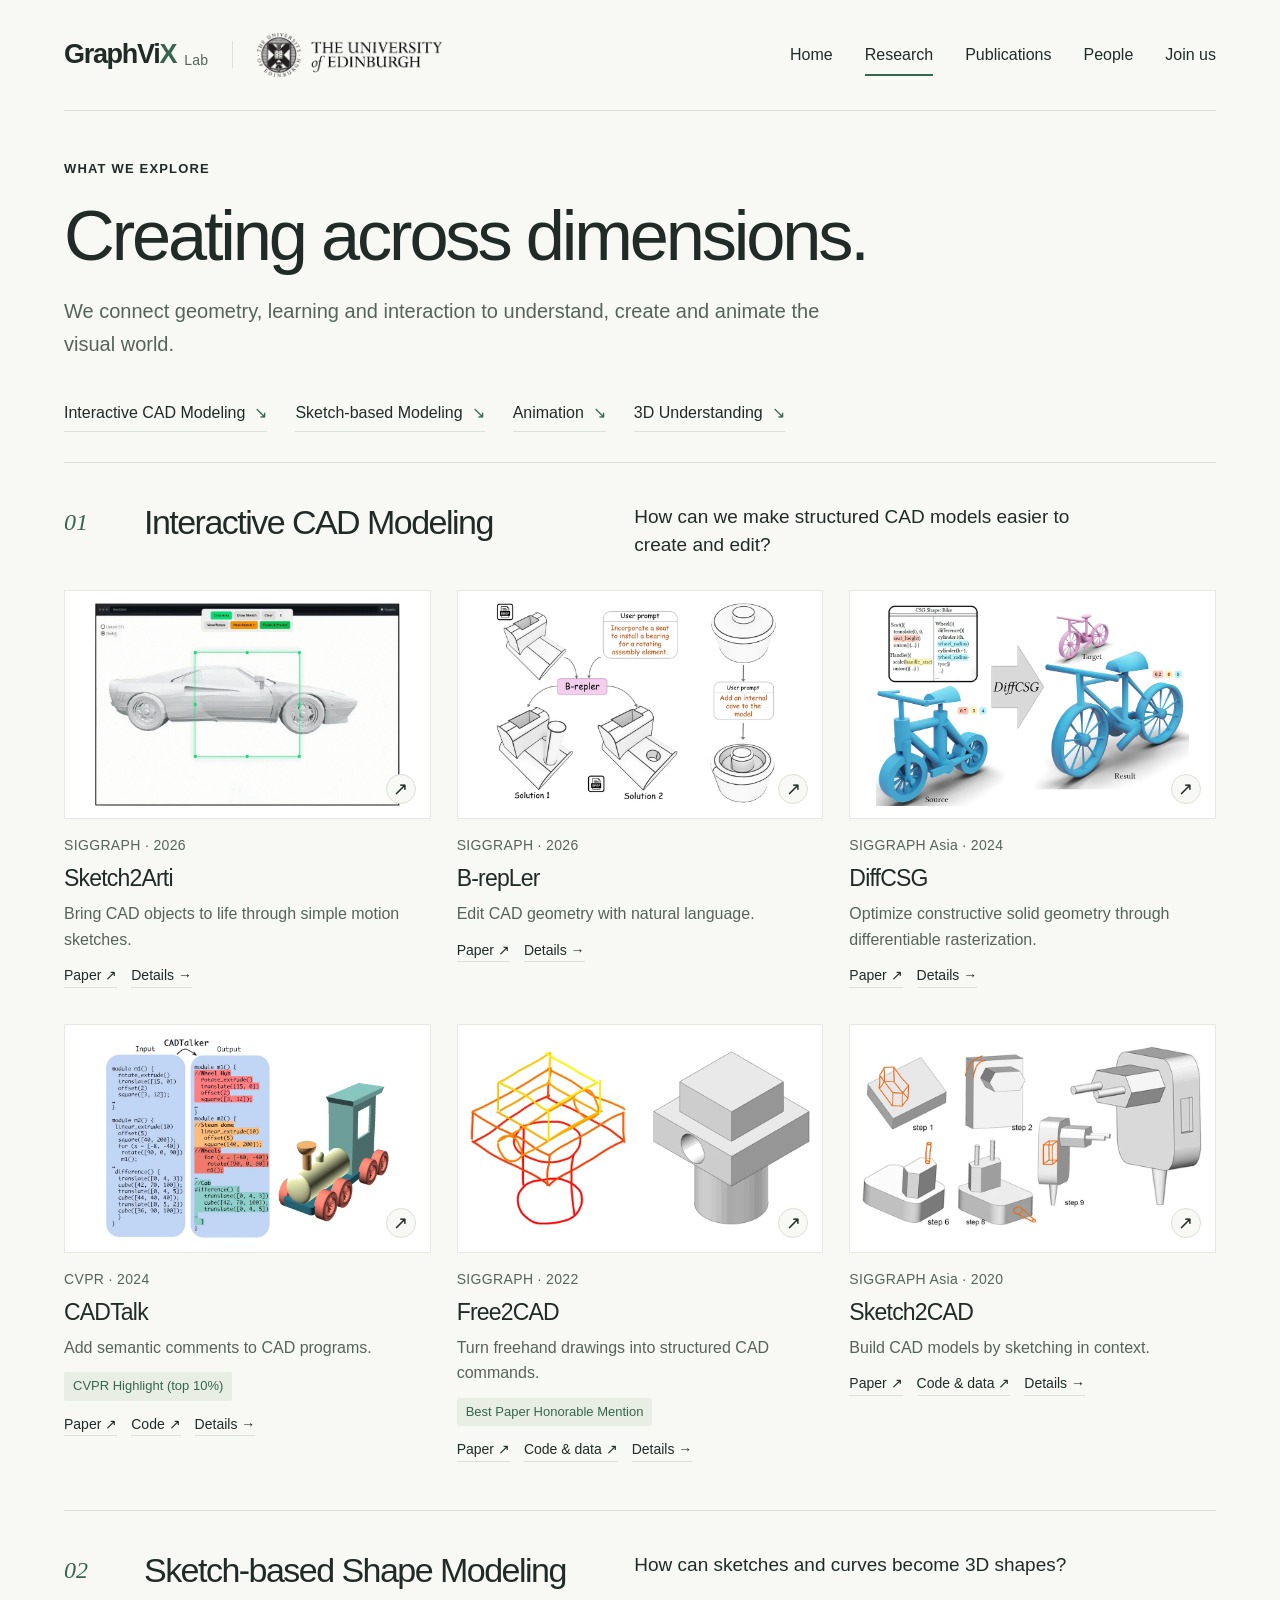
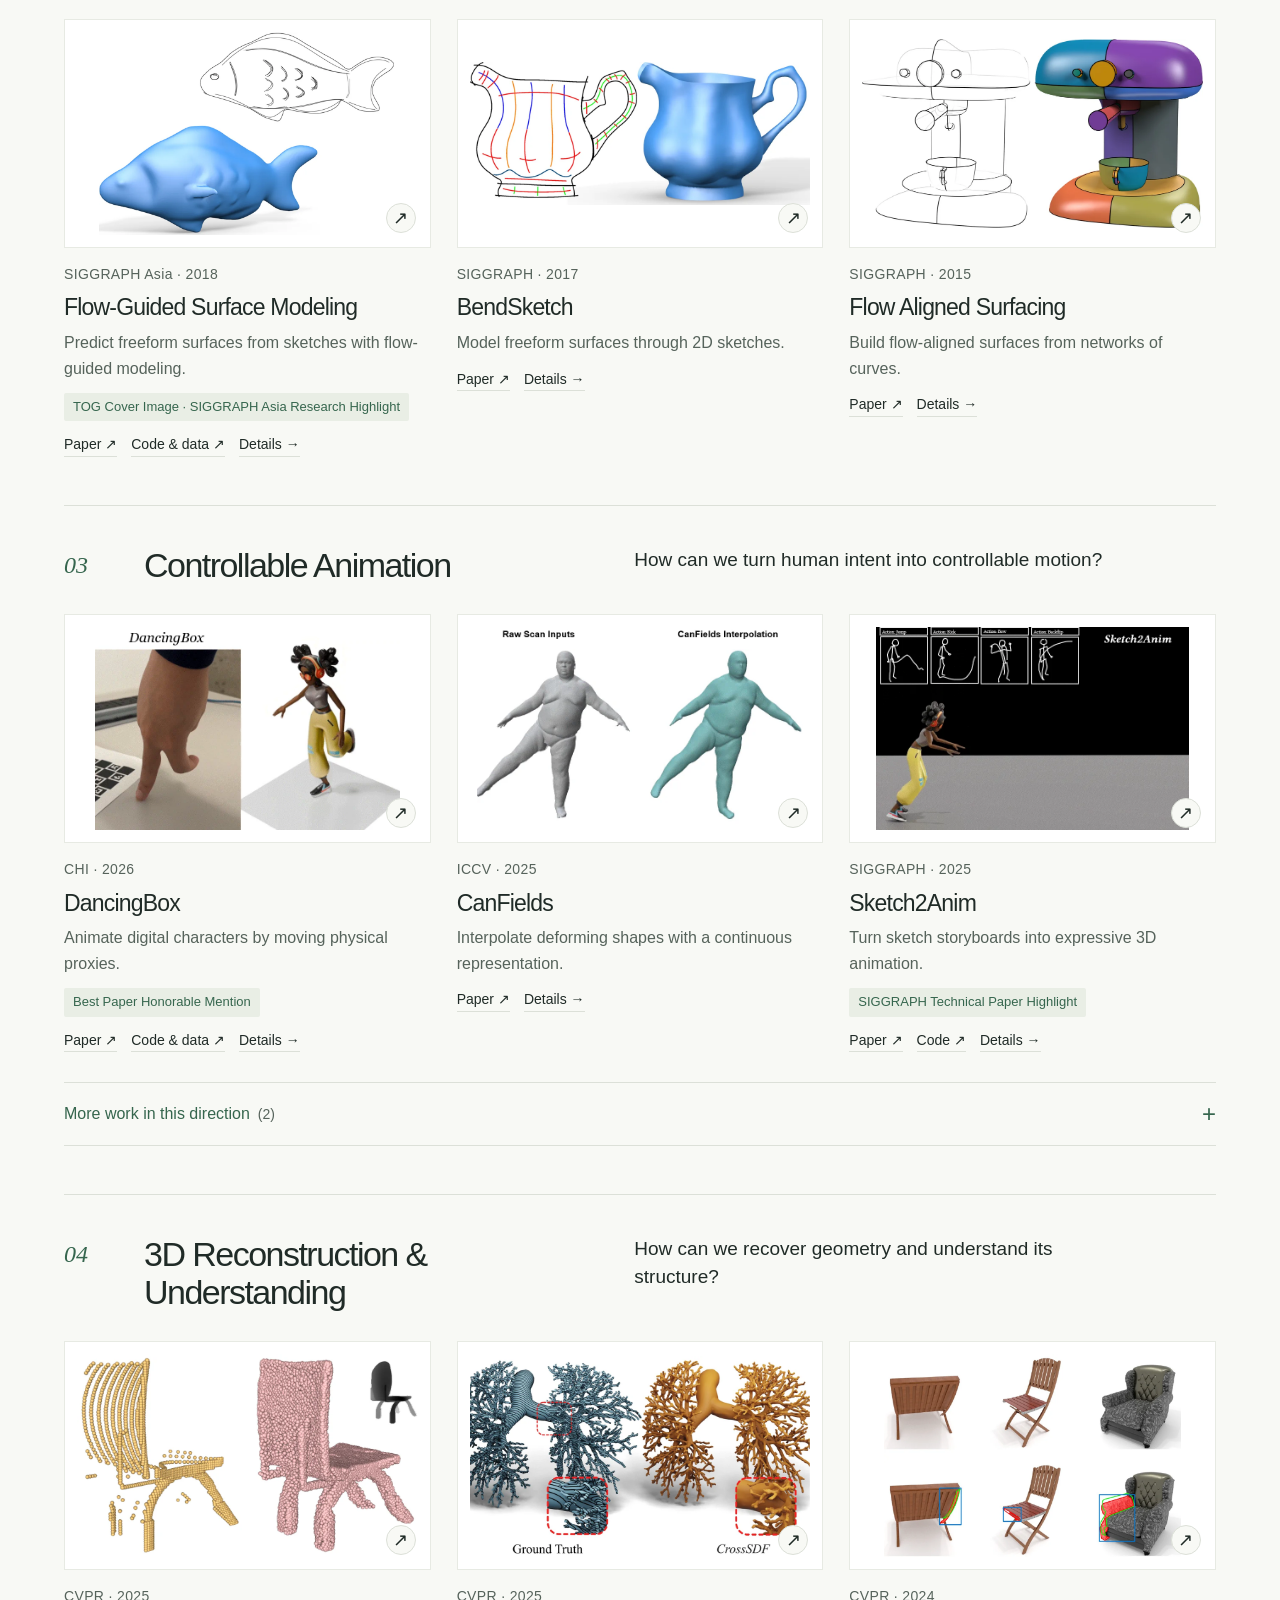
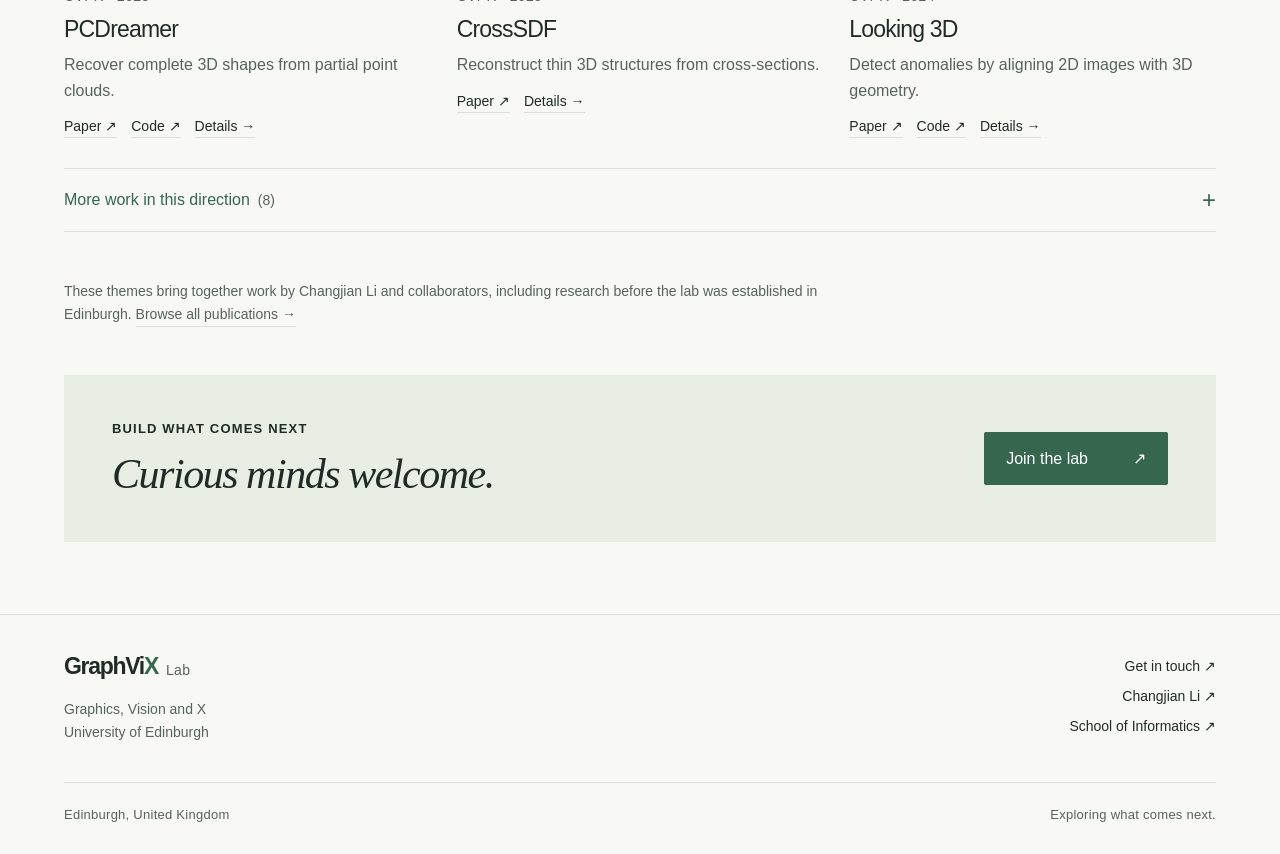
<file: research.html>
<!doctype html><html lang="en"><head><meta charset="utf-8"><meta name="viewport" content="width=device-width, initial-scale=1"><link rel="canonical" href="https://graphvix-lab.github.io/research.html"><meta name="description" content="Explore GraphViX Lab research in interactive CAD, sketch-based shape modeling, controllable animation, and 3D reconstruction and understanding."><meta name="theme-color" content="#f8f9f5"><title>Research — GraphViX Lab</title><meta property="og:type" content="website"><meta property="og:site_name" content="GraphViX Lab"><meta property="og:title" content="Research — GraphViX Lab"><meta property="og:description" content="Explore GraphViX Lab research in interactive CAD, sketch-based shape modeling, controllable animation, and 3D reconstruction and understanding."><meta property="og:url" content="https://graphvix-lab.github.io/research.html"><meta property="og:image" content="https://graphvix-lab.github.io/assets/social-card.png"><meta property="og:image:width" content="1200"><meta property="og:image:height" content="630"><meta property="og:image:alt" content="GraphViX Lab — Graphics. Vision. And beyond. — University of Edinburgh"><meta name="twitter:card" content="summary_large_image"><link rel="icon" href="assets/favicon.svg" type="image/svg+xml"><link rel="stylesheet" href="assets/site.css?v=7dec79588c"><script src="assets/site.js?v=5421f9e340" defer></script></head><body class="research-page"><a class="skip" href="#main">Skip to content</a><header class="site-header wrap"><div class="header-identity"><div class="header-lab"><a class="brand" href="index.html" aria-label="GraphViX Lab home">GraphVi<span>X</span><small class="brand-lab">Lab</small></a><a class="header-university-text" href="https://www.ed.ac.uk/">University of Edinburgh</a></div><a class="header-university" href="https://www.ed.ac.uk/" aria-label="The University of Edinburgh"><img src="assets/university-of-edinburgh.png" alt="The University of Edinburgh" width="831" height="199"></a></div><button class="menu-toggle" aria-label="Open navigation" aria-expanded="false" aria-controls="nav">Menu <span>+</span></button><nav id="nav" aria-label="Main navigation"><a href="index.html" >Home</a><a href="research.html" aria-current="page" >Research</a><a href="publications.html" >Publications</a><a href="people.html" >People</a><a href="join.html" >Join us</a></nav></header><main id="main" class="wrap"><section class="page-title"><p class="eyebrow">What we explore</p><h1>Creating across dimensions.</h1><p class="lede">We connect geometry, learning and interaction to understand, create and animate the visual world.</p></section><nav class="research-index" aria-label="Research themes"><a href="#cad-modeling">Interactive CAD Modeling <span aria-hidden="true">↘</span></a><a href="#sketch-modeling">Sketch-based Modeling <span aria-hidden="true">↘</span></a><a href="#motion-interaction">Animation <span aria-hidden="true">↘</span></a><a href="#3d-understanding">3D Understanding <span aria-hidden="true">↘</span></a></nav><span id="shape-design" aria-hidden="true"></span><section id="cad-modeling" class="research-area"><div class="area-heading"><span class="number">01</span><h2>Interactive CAD Modeling</h2><div><p class="research-question">How can we make structured CAD models easier to create and edit?</p></div></div><div class="project-grid" aria-label="Selected projects"><article class="project-card" data-topic="cad-modeling"><a class="project-image" href="https://arlo-yang.github.io/Sketch2Arti/" aria-label="Sketch2Arti: Sketch-based Articulation Modeling of CAD Objects"><img src="assets/optimized/sketch2arti-28e4b520982f.webp" width="960" height="640" alt="Sketch2Arti: Sketch-based Articulation Modeling of CAD Objects — research preview" loading="lazy" decoding="async"><span class="image-arrow" aria-hidden="true">↗</span></a><div class="card-meta"><span>SIGGRAPH · 2026</span></div><h3><a href="https://arlo-yang.github.io/Sketch2Arti/">Sketch2Arti</a></h3><p>Bring CAD objects to life through simple motion sketches.</p><div class="pub-links"><a href="http://arxiv.org/abs/2604.25781">Paper ↗</a><a href="publications.html#paper-8f323c92606b" aria-label="Publication details for Sketch2Arti: Sketch-based Articulation Modeling of CAD Objects">Details →</a></div></article><article class="project-card" data-topic="cad-modeling"><a class="project-image" href="https://yilinliu77.github.io/brepler.github.io/" aria-label="B-repLer: Language-guided Editing of CAD Models"><img src="assets/optimized/brepler-fa587f6d3de0.webp" width="960" height="648" alt="B-repLer: Language-guided Editing of CAD Models — research preview" loading="lazy" decoding="async"><span class="image-arrow" aria-hidden="true">↗</span></a><div class="card-meta"><span>SIGGRAPH · 2026</span></div><h3><a href="https://yilinliu77.github.io/brepler.github.io/">B-repLer</a></h3><p>Edit CAD geometry with natural language.</p><div class="pub-links"><a href="https://arxiv.org/abs/2508.10201">Paper ↗</a><a href="publications.html#paper-7bfd7194f70d" aria-label="Publication details for B-repLer: Language-guided Editing of CAD Models">Details →</a></div></article><article class="project-card" data-topic="cad-modeling"><a class="project-image" href="https://yyyyyhc.github.io/DiffCSG/" aria-label="DiffCSG: Differentiable CSG via Rasterization"><img src="assets/optimized/2b097deb300f0cfb-1c7d5c0ce817.webp" width="960" height="623" alt="DiffCSG: Differentiable CSG via Rasterization — research preview" loading="lazy" decoding="async"><span class="image-arrow" aria-hidden="true">↗</span></a><div class="card-meta"><span>SIGGRAPH Asia · 2024</span></div><h3><a href="https://yyyyyhc.github.io/DiffCSG/">DiffCSG</a></h3><p>Optimize constructive solid geometry through differentiable rasterization.</p><div class="pub-links"><a href="https://arxiv.org/pdf/2409.01421">Paper ↗</a><a href="publications.html#paper-44fdb3fa809d" aria-label="Publication details for DiffCSG: Differentiable CSG via Rasterization">Details →</a></div></article><article class="project-card" data-topic="cad-modeling"><a class="project-image" href="https://enigma-li.github.io/CADTalk/" aria-label="CADTalk: An Algorithm and Benchmark for Semantic Commenting of CAD Programs"><img src="assets/optimized/d764429f49ba7401-b89d82ebd9d7.webp" width="960" height="678" alt="CADTalk: An Algorithm and Benchmark for Semantic Commenting of CAD Programs — research preview" loading="lazy" decoding="async"><span class="image-arrow" aria-hidden="true">↗</span></a><div class="card-meta"><span>CVPR · 2024</span></div><h3><a href="https://enigma-li.github.io/CADTalk/">CADTalk</a></h3><p>Add semantic comments to CAD programs.</p><span class="award">CVPR Highlight (top 10%)</span><div class="pub-links"><a href="https://arxiv.org/abs/2311.16703">Paper ↗</a><a href="https://github.com/YYYYYHC/CADTalk">Code ↗</a><a href="publications.html#paper-4559f6cbaa07" aria-label="Publication details for CADTalk: An Algorithm and Benchmark for Semantic Commenting of CAD Programs">Details →</a></div></article><article class="project-card" data-topic="cad-modeling"><a class="project-image" href="http://geometry.cs.ucl.ac.uk/projects/2022/free2cad/" aria-label="Free2CAD: Parsing Freehand Drawings into CAD Commands"><img src="assets/optimized/d3036684a4cafe6c-0253c1823ee7.webp" width="960" height="490" alt="Free2CAD: Parsing Freehand Drawings into CAD Commands — research preview" loading="lazy" decoding="async"><span class="image-arrow" aria-hidden="true">↗</span></a><div class="card-meta"><span>SIGGRAPH · 2022</span></div><h3><a href="http://geometry.cs.ucl.ac.uk/projects/2022/free2cad/">Free2CAD</a></h3><p>Turn freehand drawings into structured CAD commands.</p><span class="award">Best Paper Honorable Mention</span><div class="pub-links"><a href="https://enigma-li.github.io/projects/free2cad/Free2CAD_SIG_2022.pdf">Paper ↗</a><a href="https://github.com/Enigma-li/Free2CAD">Code &amp; data ↗</a><a href="publications.html#paper-b7850ec7396f" aria-label="Publication details for Free2CAD: Parsing Freehand Drawings into CAD Commands">Details →</a></div></article><article class="project-card" data-topic="cad-modeling"><a class="project-image" href="http://geometry.cs.ucl.ac.uk/projects/2020/sketch2cad/" aria-label="Sketch2CAD: Sequential CAD Modeling by Sketching in Context"><img src="assets/optimized/0aafa28aa6233319-687f4211fb2c.webp" width="960" height="518" alt="Sketch2CAD: Sequential CAD Modeling by Sketching in Context — research preview" loading="lazy" decoding="async"><span class="image-arrow" aria-hidden="true">↗</span></a><div class="card-meta"><span>SIGGRAPH Asia · 2020</span></div><h3><a href="http://geometry.cs.ucl.ac.uk/projects/2020/sketch2cad/">Sketch2CAD</a></h3><p>Build CAD models by sketching in context.</p><div class="pub-links"><a href="https://enigma-li.github.io/projects/sketch2cad/Sketch2CAD_SIGA_2020.pdf">Paper ↗</a><a href="https://github.com/Enigma-li/Sketch2CAD">Code &amp; data ↗</a><a href="publications.html#paper-d25b6f60671e" aria-label="Publication details for Sketch2CAD: Sequential CAD Modeling by Sketching in Context">Details →</a></div></article></div></section><section id="sketch-modeling" class="research-area"><div class="area-heading"><span class="number">02</span><h2>Sketch-based Shape Modeling</h2><div><p class="research-question">How can sketches and curves become 3D shapes?</p></div></div><div class="project-grid" aria-label="Selected projects"><article class="project-card" data-topic="sketch-modeling"><a class="project-image" href="http://haopan.github.io/sketchCNN.html" aria-label="Robust Flow-Guided Neural Prediction for Sketch-Based Freeform Surface Modeling"><img src="assets/optimized/34aad0b3060ffc9e-8dd038308242.webp" width="960" height="658" alt="Robust Flow-Guided Neural Prediction for Sketch-Based Freeform Surface Modeling — research preview" loading="lazy" decoding="async"><span class="image-arrow" aria-hidden="true">↗</span></a><div class="card-meta"><span>SIGGRAPH Asia · 2018</span></div><h3><a href="http://haopan.github.io/sketchCNN.html">Flow-Guided Surface Modeling</a></h3><p>Predict freeform surfaces from sketches with flow-guided modeling.</p><span class="award">TOG Cover Image · SIGGRAPH Asia Research Highlight</span><div class="pub-links"><a href="https://enigma-li.github.io/projects/sketchcnn/SketchCNN_SIGA_2018.pdf">Paper ↗</a><a href="https://github.com/Enigma-li/SketchCNN/">Code &amp; data ↗</a><a href="publications.html#paper-19cda5e45fd9" aria-label="Publication details for Robust Flow-Guided Neural Prediction for Sketch-Based Freeform Surface Modeling">Details →</a></div></article><article class="project-card" data-topic="sketch-modeling"><a class="project-image" href="http://haopan.github.io/bendsketch.html" aria-label="BendSketch: Modeling Freeform Surfaces Through 2D Sketching"><img src="assets/optimized/151592a8367904a1-968cb875e4d7.webp" width="960" height="402" alt="BendSketch: Modeling Freeform Surfaces Through 2D Sketching — research preview" loading="lazy" decoding="async"><span class="image-arrow" aria-hidden="true">↗</span></a><div class="card-meta"><span>SIGGRAPH · 2017</span></div><h3><a href="http://haopan.github.io/bendsketch.html">BendSketch</a></h3><p>Model freeform surfaces through 2D sketches.</p><div class="pub-links"><a href="https://enigma-li.github.io/projects/bendsketching/bendsketch.pdf">Paper ↗</a><a href="publications.html#paper-bc4a5e91f224" aria-label="Publication details for BendSketch: Modeling Freeform Surfaces Through 2D Sketching">Details →</a></div></article><article class="project-card" data-topic="sketch-modeling"><a class="project-image" href="http://haopan.github.io/curvenet_surfacing.html" aria-label="Flow Aligned Surfacing of Curve Networks"><img src="assets/optimized/2edd4737275e832c-291478dfbdef.webp" width="960" height="533" alt="Flow Aligned Surfacing of Curve Networks — research preview" loading="lazy" decoding="async"><span class="image-arrow" aria-hidden="true">↗</span></a><div class="card-meta"><span>SIGGRAPH · 2015</span></div><h3><a href="http://haopan.github.io/curvenet_surfacing.html">Flow Aligned Surfacing</a></h3><p>Build flow-aligned surfaces from networks of curves.</p><div class="pub-links"><a href="https://enigma-li.github.io/projects/curvnet_surfacing/sketch_surface.pdf">Paper ↗</a><a href="publications.html#paper-774f5c04156a" aria-label="Publication details for Flow Aligned Surfacing of Curve Networks">Details →</a></div></article></div></section><section id="motion-interaction" class="research-area"><div class="area-heading"><span class="number">03</span><h2>Controllable Animation</h2><div><p class="research-question">How can we turn human intent into controllable motion?</p></div></div><div class="project-grid" aria-label="Selected projects"><article class="project-card" data-topic="motion-interaction"><a class="project-image" href="https://yyyyyhc.github.io/DancingBox-project-page/" aria-label="DancingBox: A Lightweight MoCap System for Character Animation from Physical Proxies"><img src="assets/optimized/dancingbox-5b41297714f9.webp" width="720" height="480" alt="DancingBox: A Lightweight MoCap System for Character Animation from Physical Proxies — research preview" loading="lazy" decoding="async"><span class="image-arrow" aria-hidden="true">↗</span></a><div class="card-meta"><span>CHI · 2026</span></div><h3><a href="https://yyyyyhc.github.io/DancingBox-project-page/">DancingBox</a></h3><p>Animate digital characters by moving physical proxies.</p><span class="award">Best Paper Honorable Mention</span><div class="pub-links"><a href="https://arxiv.org/abs/2603.17704">Paper ↗</a><a href="https://github.com/YYYYYHC/DancingBox">Code &amp; data ↗</a><a href="publications.html#paper-bf7ed76ecc1a" aria-label="Publication details for DancingBox: A Lightweight MoCap System for Character Animation from Physical Proxies">Details →</a></div></article><article class="project-card" data-topic="motion-interaction"><a class="project-image" href="https://wangmiaowei.github.io/CanFields.github.io/" aria-label="CanFields: Consolidating Diffeomorphic Flows for Non-Rigid 4D Interpolation from Arbitrary-Length Sequences"><img src="assets/optimized/9b65adfe5e949288-20fd6208f1f7.webp" width="768" height="480" alt="CanFields: Consolidating Diffeomorphic Flows for Non-Rigid 4D Interpolation from Arbitrary-Length Sequences — research preview" loading="lazy" decoding="async"><span class="image-arrow" aria-hidden="true">↗</span></a><div class="card-meta"><span>ICCV · 2025</span></div><h3><a href="https://wangmiaowei.github.io/CanFields.github.io/">CanFields</a></h3><p>Interpolate deforming shapes with a continuous representation.</p><div class="pub-links"><a href="https://arxiv.org/abs/2406.18582">Paper ↗</a><a href="publications.html#paper-60e0ca444190" aria-label="Publication details for CanFields: Consolidating Diffeomorphic Flows for Non-Rigid 4D Interpolation from Arbitrary-Length Sequences">Details →</a></div></article><article class="project-card" data-topic="motion-interaction"><a class="project-image" href="https://zhongleilz.github.io/Sketch2Anim/" aria-label="Sketch2Anim: Towards Transferring Sketch Storyboards into 3D Animation"><img src="assets/optimized/sketch2anim-7059ed73ccac.webp" width="738" height="480" alt="Sketch2Anim: Towards Transferring Sketch Storyboards into 3D Animation — research preview" loading="lazy" decoding="async"><span class="image-arrow" aria-hidden="true">↗</span></a><div class="card-meta"><span>SIGGRAPH · 2025</span></div><h3><a href="https://zhongleilz.github.io/Sketch2Anim/">Sketch2Anim</a></h3><p>Turn sketch storyboards into expressive 3D animation.</p><span class="award">SIGGRAPH Technical Paper Highlight</span><div class="pub-links"><a href="https://arxiv.org/abs/2504.19189">Paper ↗</a><a href="https://github.com/zhongleilz/Sketch2Animation">Code ↗</a><a href="publications.html#paper-84910e5e0881" aria-label="Publication details for Sketch2Anim: Towards Transferring Sketch Storyboards into 3D Animation">Details →</a></div></article></div><details class="more-research"><summary>More work in this direction <span class="more-count">(2)</span><span class="expand-mark" aria-hidden="true">+</span></summary><ul class="research-paper-list"><li><span class="research-paper-year">2026</span><a href="publications.html#paper-40986c89ce14">A Study of the Design Space of Motion and Disocclusion Control in Video Generation<span class="research-paper-venue">Pacific Graphics</span></a><span class="research-paper-arrow" aria-hidden="true">↗</span></li><li><span class="research-paper-year">2025</span><a href="publications.html#paper-7cbae4d0f78b">PoseTraj: Pose-Aware Trajectory Control in Video Diffusion<span class="research-paper-venue">CVPR</span></a><span class="research-paper-arrow" aria-hidden="true">↗</span></li></ul></details></section><section id="3d-understanding" class="research-area"><div class="area-heading"><span class="number">04</span><h2>3D Reconstruction &amp; Understanding</h2><div><p class="research-question">How can we recover geometry and understand its structure?</p></div></div><div class="project-grid" aria-label="Selected projects"><article class="project-card" data-topic="3d-understanding"><a class="project-image" href="https://gsw-d.github.io/PCDreamer/" aria-label="PCDreamer: Point Cloud Completion Through Multi-view Diffusion Priors"><img src="assets/optimized/pcdreamer-b11173ec83e7.webp" width="960" height="569" alt="PCDreamer: Point Cloud Completion Through Multi-view Diffusion Priors — research preview" loading="lazy" decoding="async"><span class="image-arrow" aria-hidden="true">↗</span></a><div class="card-meta"><span>CVPR · 2025</span></div><h3><a href="https://gsw-d.github.io/PCDreamer/">PCDreamer</a></h3><p>Recover complete 3D shapes from partial point clouds.</p><div class="pub-links"><a href="https://arxiv.org/abs/2411.19036">Paper ↗</a><a href="https://github.com/GSW-D/PCDreamerCode">Code ↗</a><a href="publications.html#paper-9553c2dbdaf0" aria-label="Publication details for PCDreamer: Point Cloud Completion Through Multi-view Diffusion Priors">Details →</a></div></article><article class="project-card" data-topic="3d-understanding"><a class="project-image" href="https://iamsalvatore.io/cross_sdf/" aria-label="CrossSDF: 3D Reconstruction of Thin Structures From Cross-Sections"><img src="assets/optimized/132fd6d17ca57f0b-2b4985303848.webp" width="960" height="562" alt="CrossSDF: 3D Reconstruction of Thin Structures From Cross-Sections — research preview" loading="lazy" decoding="async"><span class="image-arrow" aria-hidden="true">↗</span></a><div class="card-meta"><span>CVPR · 2025</span></div><h3><a href="https://iamsalvatore.io/cross_sdf/">CrossSDF</a></h3><p>Reconstruct thin 3D structures from cross-sections.</p><div class="pub-links"><a href="https://arxiv.org/abs/2412.04120">Paper ↗</a><a href="publications.html#paper-ce24e409e4db" aria-label="Publication details for CrossSDF: 3D Reconstruction of Thin Structures From Cross-Sections">Details →</a></div></article><article class="project-card" data-topic="3d-understanding"><a class="project-image" href="https://groups.inf.ed.ac.uk/vico/research/Looking3D/" aria-label="Looking 3D: Anomaly Detection with 2D-3D Alignment"><img src="assets/optimized/3ce757f6f604493e-023cb381e803.webp" width="960" height="656" alt="Looking 3D: Anomaly Detection with 2D-3D Alignment — research preview" loading="lazy" decoding="async"><span class="image-arrow" aria-hidden="true">↗</span></a><div class="card-meta"><span>CVPR · 2024</span></div><h3><a href="https://groups.inf.ed.ac.uk/vico/research/Looking3D/">Looking 3D</a></h3><p>Detect anomalies by aligning 2D images with 3D geometry.</p><div class="pub-links"><a href="https://openaccess.thecvf.com/content/CVPR2024/papers/Bhunia_Looking_3D_Anomaly_Detection_with_2D-3D_Alignment_CVPR_2024_paper.pdf">Paper ↗</a><a href="https://github.com/VICO-UoE/Looking3D">Code ↗</a><a href="publications.html#paper-63b57e8a2a0c" aria-label="Publication details for Looking 3D: Anomaly Detection with 2D-3D Alignment">Details →</a></div></article></div><details class="more-research"><summary>More work in this direction <span class="more-count">(8)</span><span class="expand-mark" aria-hidden="true">+</span></summary><ul class="research-paper-list"><li><span class="research-paper-year">2025</span><a href="publications.html#paper-6e8a43f3db16">Interactive Anomaly Detection for Articulated Objects via Motion Anticipation<span class="research-paper-venue">NeurIPS</span></a><span class="research-paper-arrow" aria-hidden="true">↗</span></li><li><span class="research-paper-year">2025</span><a href="publications.html#paper-c015eb16f253">Odd-One-Out: Anomaly Detection by Comparing with Neighbors<span class="research-paper-venue">CVPR</span></a><span class="research-paper-arrow" aria-hidden="true">↗</span></li><li><span class="research-paper-year">2025</span><a href="publications.html#paper-a4db6e058a7e">DepthCues: Evaluating Monocular Depth Perception in Large Vision Models<span class="research-paper-venue">CVPR</span></a><span class="research-paper-arrow" aria-hidden="true">↗</span></li><li><span class="research-paper-year">2023</span><a href="publications.html#paper-3fe5fe6fc0bd">iPUNet: Iterative Cross Field Guided Point Cloud Upsampling<span class="research-paper-venue">TVCG</span></a><span class="research-paper-arrow" aria-hidden="true">↗</span></li><li><span class="research-paper-year">2021</span><a href="publications.html#paper-dccc9ee4ce34">Point2Skeleton: Learning Skeletal Representations from Point Clouds<span class="research-paper-venue">CVPR</span></a><span class="research-paper-arrow" aria-hidden="true">↗</span></li><li><span class="research-paper-year">2021</span><a href="publications.html#paper-b1397dd77b83">RigidFusion: RGB-D Scene Reconstruction with Rigidly-moving Objects<span class="research-paper-venue">Eurographics</span></a><span class="research-paper-arrow" aria-hidden="true">↗</span></li><li><span class="research-paper-year">2020</span><a href="publications.html#paper-834851b03e02">SEG-MAT: 3D Shape Segmentation Using Medial Axis Transform<span class="research-paper-venue">TVCG</span></a><span class="research-paper-arrow" aria-hidden="true">↗</span></li><li><span class="research-paper-year">2019</span><a href="publications.html#paper-7f5f2a641f55">Floorplan-Jigsaw: Jointly Estimating Scene Layout and Aligning Partial Scans<span class="research-paper-venue">ICCV</span></a><span class="research-paper-arrow" aria-hidden="true">↗</span></li></ul></details></section><p class="research-scope research-archive">These themes bring together work by Changjian Li and collaborators, including research before the lab was established in Edinburgh. <a href="publications.html">Browse all publications →</a></p><section class="join-banner"><div><p class="eyebrow">Build what comes next</p><h2>Curious minds welcome.</h2></div><a class="button" href="join.html">Join the lab <span>↗</span></a></section></main><footer class="wrap"><div><a class="brand" href="index.html">GraphVi<span>X</span><small class="brand-lab">Lab</small></a><p>Graphics, Vision and X<br>University of Edinburgh</p></div><div class="footer-links"><a href="mailto:Changjian.li@ed.ac.uk">Get in touch ↗</a><a href="https://enigma-li.github.io/">Changjian Li ↗</a><a href="https://informatics.ed.ac.uk/">School of Informatics ↗</a></div><div class="footer-bottom"><span>Edinburgh, United Kingdom</span><span>Exploring what comes next.</span></div></footer></body></html>
</file>
<file: assets/site.css>
:root{--paper:#f8f9f5;--ink:#202b27;--green:#36664e;--muted:#657169;--line:#dce0d8;--tint:#e9eee5;--serif:Georgia,'Times New Roman',serif}*{box-sizing:border-box}html{scroll-behavior:smooth;scroll-padding-top:30px}body{margin:0;background:var(--paper);color:var(--ink);font:16px/1.6 -apple-system,BlinkMacSystemFont,'Segoe UI',Arial,sans-serif;-webkit-font-smoothing:antialiased}a{color:inherit;text-decoration:none}button,input{font:inherit}button,a,input{-webkit-tap-highlight-color:transparent}a,button{touch-action:manipulation}a:focus-visible,button:focus-visible,input:focus-visible{outline:2px solid var(--green);outline-offset:5px}button{cursor:pointer}img{display:block;width:100%}button{color:inherit}h1,h2,h3,p{margin:0}h1,h2,h3{font-weight:500;line-height:1.12;letter-spacing:-.045em}.wrap{max-width:1328px;margin:0 auto;padding-left:64px;padding-right:64px}.site-header{display:flex;align-items:center;justify-content:space-between;height:110px}.brand{font-size:27px;font-weight:700;letter-spacing:-1.3px;display:inline-flex;align-items:center;line-height:1}.brand span{color:var(--green)}.brand i{font-style:normal;color:var(--green);font-weight:400;font-size:31px;margin-left:12px}.site-header nav{display:flex;align-items:center;gap:32px;font-size:14px}.site-header nav a{padding:8px 0;position:relative}.site-header nav a[aria-current=page]:after{content:'';position:absolute;bottom:0;left:0;right:0;height:2px;background:var(--green)}.site-header nav a:hover,.text-link:hover,.footer-links a:hover{color:var(--green)}.menu-toggle{display:none}.eyebrow{font-size:11px;line-height:1.5;letter-spacing:.13em;text-transform:uppercase;font-weight:600}.hero{display:grid;grid-template-columns:1fr 1.08fr;min-height:630px;align-items:center;border-top:1px solid var(--line);border-bottom:1px solid var(--line);position:relative}.hero-copy{padding:54px 0 64px;z-index:1}.hero .eyebrow{display:flex;align-items:center;gap:10px;margin-bottom:30px}.status-dot{width:6px;height:6px;border-radius:50%;background:var(--green)}.hero h1{font-size:clamp(64px,6.55vw,91px);letter-spacing:-.064em;line-height:1.01}.beyond{font-family:var(--serif);font-weight:400;font-style:italic;color:var(--green);letter-spacing:-.055em;white-space:nowrap}.hero-description{font-size:17px;line-height:1.7;color:var(--muted);margin-top:28px}.text-link{display:inline-flex;align-items:center;gap:28px;font-size:13px;font-weight:500}.hero .text-link{margin-top:32px;padding-bottom:5px;border-bottom:1px solid var(--ink)}.hero-art{height:560px;position:relative;min-width:0}.hero-art canvas{height:100%;width:100%;display:block}.art-caption{position:absolute;bottom:36px;left:35px;right:5px;display:flex;align-items:center;justify-content:space-between;font-size:10px;color:var(--muted);letter-spacing:.03em}.art-caption button{border:0;background:transparent;font-size:10px;padding:8px}.art-index{position:absolute;top:34px;right:0;font-size:9px;letter-spacing:.14em;color:var(--muted)}.intro-section{display:grid;grid-template-columns:1fr 2fr;gap:60px;padding:64px 0;border-bottom:1px solid var(--line)}.intro-section h2{padding-top:8px}.intro-text{font-size:24px;line-height:1.5;letter-spacing:-.025em;max-width:775px}.affiliation{font-size:11px;color:var(--muted);margin-top:22px;line-height:1.8}.affiliation a{border-bottom:1px solid var(--line)}.section{padding:78px 0}.section-heading{display:flex;align-items:flex-end;justify-content:space-between;margin-bottom:36px;gap:20px}.section-heading h2,.news-section h2{font-size:44px}.section-heading .eyebrow,.news-section .eyebrow{margin-bottom:13px}.project-grid{display:grid;grid-template-columns:repeat(2,minmax(0,1fr));gap:48px 32px}.project-card{min-width:0}.project-image{position:relative;display:flex;align-items:center;justify-content:center;aspect-ratio:1.64;background:#fff;overflow:hidden;border:1px solid #e7eae3}.project-image img{width:100%;height:100%;object-fit:contain;padding:22px;transition:transform .5s}.project-image:hover img{transform:scale(1.035)}.image-arrow{position:absolute;bottom:14px;right:14px;width:30px;height:30px;border-radius:50%;background:var(--paper);border:1px solid var(--line);display:grid;place-items:center;font-size:18px;transition:background .2s}.project-image:hover .image-arrow{background:var(--tint)}.card-meta{display:flex;justify-content:space-between;gap:12px;color:var(--muted);font-size:10px;text-transform:uppercase;letter-spacing:.06em;margin-top:19px}.project-card :is(h3,h4){font-size:29px;letter-spacing:-.035em;margin-top:10px}.project-card :is(h3,h4) a:hover{text-decoration:underline;text-underline-offset:5px;text-decoration-thickness:1px}.project-card p{font-size:14px;color:var(--muted);margin-top:8px}.award{display:inline-block;font-size:10px;letter-spacing:.025em;color:var(--green);background:var(--tint);padding:4px 9px;margin-top:12px;border-radius:2px}.news-section{display:grid;grid-template-columns:1fr 2fr;gap:60px;padding:60px 0 78px;border-top:1px solid var(--line)}.news-row{display:grid;grid-template-columns:80px 1fr 14px;gap:22px;padding:20px 0;border-bottom:1px solid var(--line);font-size:14px;line-height:1.6}.news-row:first-child{padding-top:0}.news-row time{font-size:11px;color:var(--muted);padding-top:3px}.news-row:hover{color:var(--green)}.join-banner{margin-bottom:72px;background:var(--tint);display:flex;justify-content:space-between;align-items:center;gap:30px;padding:44px 48px}.join-banner h2{font-family:var(--serif);font-style:italic;font-size:42px;letter-spacing:-.035em;font-weight:400;margin-top:12px}.button{display:inline-flex;gap:45px;background:var(--green);color:white;padding:14px 22px;font-size:13px;border-radius:2px;white-space:nowrap}.button:hover{background:#284c3a}footer{border-top:1px solid var(--line);padding-top:40px;display:grid;grid-template-columns:1fr 1fr;gap:38px}footer .brand{font-size:23px}footer p{font-size:12px;color:var(--muted);margin-top:16px}.footer-links{display:flex;flex-direction:column;align-items:flex-end;gap:7px;font-size:12px}.footer-bottom{grid-column:1/-1;display:flex;justify-content:space-between;padding:22px 0 28px;font-size:10px;color:var(--muted);border-top:1px solid var(--line);letter-spacing:.02em}.page-title{border-top:1px solid var(--line);padding:72px 0 60px;max-width:100%}.page-title h1{font-size:clamp(44px,5.5vw,72px);margin:20px 0 26px;max-width:950px}.lede{font-size:19px;line-height:1.7;color:var(--muted);max-width:760px}.lede a{border-bottom:1px solid var(--line)}.research-area{border-top:1px solid var(--line);padding:40px 0 65px}.area-heading{display:grid;grid-template-columns:55px 1fr 1.25fr;gap:25px;margin-bottom:38px}.number{font-family:var(--serif);font-style:italic;font-size:24px;color:var(--green)}.area-heading h2{font-size:34px}.area-heading p{font-size:15px;color:var(--muted);max-width:490px}.research-area .project-grid{gap:35px}.publication-tools{display:flex;justify-content:space-between;gap:24px;align-items:center;padding:21px 0;border-top:1px solid var(--line);border-bottom:1px solid var(--line)}.filters{display:flex;gap:7px}.filters button{font-size:12px;padding:8px 17px;border:1px solid var(--line);border-radius:2px;background:transparent}.filters button.active{background:var(--ink);border-color:var(--ink);color:#fff}.search{display:flex;align-items:center;border-bottom:1px solid var(--line);min-width:290px;padding:7px 0}.search input{border:0;background:none;min-width:0;width:100%;font-size:13px;color:var(--ink);padding:0 10px 0 0}.search span{font-size:22px;line-height:1}.result-count{font-size:11px;color:var(--muted);margin:22px 0 0}.publication{display:grid;grid-template-columns:260px 1fr;gap:36px;padding:35px 0;border-bottom:1px solid var(--line);align-items:center}.publication-image{height:170px;display:flex;align-items:center;background:#fff}.publication-image img{height:100%;object-fit:contain;padding:12px}.publication h3{font-size:25px;line-height:1.3;letter-spacing:-.02em;margin:10px 0}.publication h3 a:hover{color:var(--green)}.authors{font-size:13px;color:var(--muted)}.pub-links{display:flex;gap:18px;align-items:center;flex-wrap:wrap;margin-top:14px}.pub-links a{font-size:12px;border-bottom:1px solid var(--line)}.pub-links .award{margin:0}.publication-list{margin-bottom:80px}.publication[hidden]{display:none}#empty-results{padding:40px 0 90px}.people-grid{display:grid;grid-template-columns:repeat(3,minmax(0,1fr));gap:50px 32px;margin-bottom:80px}.portrait{height:325px;background:var(--tint);position:relative;overflow:hidden}.portrait img{height:100%;object-fit:cover;object-position:center 35%;filter:saturate(.75);transition:filter .4s,transform .4s}.person:hover img{filter:saturate(1);transform:scale(1.02)}.portrait span{position:absolute;bottom:14px;right:14px;background:var(--paper);width:31px;height:31px;border-radius:50%;text-align:center;line-height:31px}.person h2{font-size:24px;margin:20px 0 8px}.person p{font-size:12px;color:var(--muted)}.join-layout{display:grid;grid-template-columns:1.3fr 1fr;gap:75px;padding-bottom:90px}.opportunity{display:flex;gap:25px;padding:30px 0;border-top:1px solid var(--line)}.opportunity h2{font-size:28px;margin-bottom:17px}.opportunity p{font-size:15px;color:var(--muted)}.opportunity a{margin-top:20px}.contact-panel{background:var(--tint);padding:35px}.contact-panel h2{font-family:var(--serif);font-style:italic;font-size:44px;margin:18px 0}.email{font-size:16px;border-bottom:1px solid #bdcabc;overflow-wrap:anywhere}.contact-panel>p:not(.eyebrow){font-size:13px;color:var(--muted);margin:17px 0}.contact-panel hr{border:0;border-top:1px solid #ccd7c9;margin:30px 0}.contact-panel address{font-style:normal;font-size:14px;margin:14px 0 25px}.contact-panel .text-link{font-size:12px}.skip{position:fixed;top:-100px;left:20px;z-index:50;padding:12px;background:var(--ink);color:white}.skip:focus{top:10px}.sr-only{position:absolute!important;width:1px;height:1px;padding:0;margin:-1px;overflow:hidden;clip:rect(0,0,0,0);white-space:nowrap;border:0}
@media(min-width:1500px){.hero h1{font-size:94px}}
@media(max-width:1000px){.wrap{padding-left:35px;padding-right:35px}.site-header nav{gap:22px}.hero{min-height:560px;grid-template-columns:1fr 1fr}.hero h1{font-size:70px}.hero-art{height:490px}.art-caption{left:10px;font-size:9px}.intro-section,.news-section{gap:35px;grid-template-columns:1fr 2.3fr}.intro-text{font-size:22px}.join-layout{gap:35px}.portrait{height:270px}.area-heading{grid-template-columns:35px 1fr 1.2fr;gap:15px}.area-heading h2{font-size:28px}}
@media(max-width:720px){.wrap{padding-left:24px;padding-right:24px}.site-header{height:84px;position:relative;z-index:5}.brand{font-size:25px}.brand i{font-size:27px}.menu-toggle{display:flex;align-items:center;gap:15px;border:0;background:transparent;font-size:13px;padding:12px 0 12px 15px}.menu-toggle span{font-size:22px}.site-header nav{display:none;position:absolute;left:24px;right:24px;top:74px;flex-direction:column;align-items:stretch;gap:0;padding:12px 20px 20px;border:1px solid var(--line);background:var(--paper);box-shadow:0 12px 25px #202b2710}.site-header nav.open{display:flex}.site-header nav a{padding:13px 0}.site-header nav a[aria-current=page]:after{right:auto;width:24px;bottom:5px}.hero{display:flex;flex-direction:column;align-items:stretch;min-height:auto;overflow:hidden}.hero-copy{padding:40px 0 0}.hero .eyebrow{margin-bottom:26px;font-size:10px}.hero h1{font-size:clamp(58px,12vw,82px)}.hero-description{font-size:15px;margin-top:23px}.hero .text-link{margin-top:23px}.hero-art{height:370px;margin:-10px -15px 0 0}.art-index{top:20px;font-size:8px}.art-caption{left:0;bottom:20px;right:10px;font-size:9px}.intro-section{display:block;padding:36px 0}.intro-section h2{padding:0;margin-bottom:20px}.intro-text{font-size:20px}.affiliation{font-size:10px}.section{padding:44px 0}.section-heading{align-items:flex-start;margin-bottom:26px}.section-heading h2,.news-section h2{font-size:33px}.section-heading .text-link{font-size:11px;gap:8px;max-width:110px;margin-top:32px}.section-heading .eyebrow{font-size:9px;margin-bottom:10px}.project-grid{grid-template-columns:1fr;gap:32px}.project-image{aspect-ratio:1.55}.project-image img{padding:15px}.project-card :is(h3,h4){font-size:27px}.project-card p{font-size:13px}.card-meta{font-size:9px;margin-top:15px}.news-section{display:block;padding:36px 0 45px}.news-section h2{margin-bottom:30px}.news-row{grid-template-columns:65px 1fr 12px;gap:13px;font-size:12px;padding:18px 0}.news-row time{font-size:10px}.join-banner{padding:30px 25px;display:block;margin-bottom:40px}.join-banner h2{font-size:34px}.join-banner .button{margin-top:25px}.join-banner .eyebrow{font-size:9px}footer{padding-top:30px;gap:25px}.footer-links{font-size:10px;gap:10px}.footer-bottom{font-size:9px;gap:20px}.page-title{padding:42px 0 38px}.page-title h1{font-size:49px}.lede{font-size:16px}.area-heading{grid-template-columns:32px 1fr;gap:8px 14px}.area-heading p{grid-column:2;font-size:14px;margin-top:10px}.area-heading h2{font-size:29px}.research-area{padding:30px 0 40px}.publication-tools{display:block}.search{margin-top:20px;min-width:0}.publication{grid-template-columns:1fr;gap:20px}.publication-image{height:210px}.publication h3{font-size:22px}.publication .eyebrow{font-size:10px}.publication-list{margin-bottom:50px}.people-grid{grid-template-columns:repeat(2,minmax(0,1fr));gap:30px 18px;margin-bottom:50px}.portrait{height:210px}.person h2{font-size:21px;margin-top:15px}.person p{font-size:11px}.join-layout{grid-template-columns:1fr;gap:25px;padding-bottom:50px}.contact-panel{padding:30px 25px}.opportunity{gap:17px}.opportunity h2{font-size:25px}}
@media(max-width:390px){.wrap{padding-left:20px;padding-right:20px}.hero h1{font-size:59px}.hero-art{height:320px}.portrait{height:175px}.person h2{font-size:19px}.page-title h1{font-size:42px}.card-meta{font-size:8px}}
@media(prefers-reduced-motion:reduce){html{scroll-behavior:auto}*,*:before,*:after{transition:none!important}}
/* Homepage: research questions supported by representative work. */
.hero-editorial{grid-template-columns:1.15fr 1fr;gap:72px;min-height:610px;padding:12px 0}.hero-editorial .hero-copy{padding:50px 0 60px}.hero-editorial h1{font-size:clamp(70px,7.1vw,100px)}.hero-editorial .hero-copy>.text-link{margin-top:40px}.hero-about{max-width:405px;align-self:end;padding-bottom:84px}.hero-about .eyebrow{font-size:10px;letter-spacing:.1em;display:block;margin-bottom:24px;color:var(--green)}.hero-statement{font-size:25px;line-height:1.5;letter-spacing:-.025em}.hero-affiliation{margin-top:32px;padding-top:22px;border-top:1px solid var(--line);font-size:12px;color:var(--muted);line-height:1.9}.hero-affiliation a:hover{color:var(--green);text-decoration:underline;text-underline-offset:4px}.home-directions{padding:72px 0 24px}.home-directions>.section-heading{margin-bottom:40px}.direction-row{display:grid;grid-template-columns:1fr 1.25fr;gap:84px;padding:45px 0 48px;border-top:1px solid var(--line)}.direction-copy{max-width:410px;padding-top:2px}.direction-copy .number{display:block;font-size:21px;margin-bottom:20px}.direction-copy h3{font-size:36px;line-height:1.15;letter-spacing:-.04em;max-width:380px}.direction-question{font-size:18px;line-height:1.5;margin-top:24px;letter-spacing:-.015em;max-width:350px}.direction-description{font-size:14px;color:var(--muted);line-height:1.8;margin-top:13px;max-width:360px}.direction-copy>.text-link{margin-top:25px;font-size:12px;gap:22px}.direction-example{min-width:0}.direction-example .project-image{aspect-ratio:1.85}.direction-example .project-image img{padding:18px}.example-caption{display:flex;justify-content:space-between;gap:16px;align-items:flex-end;margin-top:17px}.example-caption .eyebrow{font-size:9px;color:var(--muted);letter-spacing:.065em}.example-caption h4{font-size:23px;font-weight:500;letter-spacing:-.035em;margin:7px 0 0;line-height:1.2}.example-caption h4 a:hover{color:var(--green)}.related-project{font-size:10px;color:var(--muted);white-space:nowrap;padding-bottom:3px}.related-project:hover{color:var(--green)}.example-description{font-size:12px;color:var(--muted);margin-top:7px}.home-join h2{font-size:38px}.home-join p:not(.eyebrow){font-size:13px;color:var(--muted);margin-top:13px;max-width:430px}
@media(max-width:1000px){.hero-editorial{gap:45px;grid-template-columns:1.2fr 1fr}.hero-editorial h1{font-size:76px}.hero-statement{font-size:21px}.hero-about{padding-bottom:76px}.direction-row{gap:45px}.direction-copy h3{font-size:31px}.direction-question{font-size:17px}.example-caption{align-items:flex-start;flex-direction:column;gap:10px}.home-join h2{font-size:34px}}
@media(max-width:720px){.hero-editorial{display:block;min-height:0;padding:0}.hero-editorial .hero-copy{padding:40px 0 0}.hero-editorial h1{font-size:clamp(58px,12vw,82px)}.hero-editorial .hero-copy>.text-link{margin-top:28px}.hero-about{max-width:100%;padding:38px 0}.hero-about .eyebrow{font-size:9px;margin-bottom:17px}.hero-statement{font-size:20px;max-width:480px}.hero-affiliation{margin-top:23px;padding-top:17px;font-size:11px}.home-directions{padding:42px 0 5px}.home-directions>.section-heading{margin-bottom:26px}.home-directions .section-heading h2{font-size:32px;max-width:190px}.home-directions .section-heading>.text-link{margin-top:27px;max-width:100px}.direction-row{grid-template-columns:1fr;gap:26px;padding:29px 0 35px}.direction-copy{max-width:100%;padding:0}.direction-copy .number{font-size:19px;margin-bottom:13px}.direction-copy h3{font-size:30px;max-width:330px}.direction-question{font-size:17px;margin-top:19px;max-width:100%}.direction-description{font-size:13px;margin-top:10px;max-width:100%}.direction-copy>.text-link{margin-top:19px;font-size:11px}.direction-example .project-image img{padding:13px}.example-caption{flex-direction:row;align-items:flex-end;gap:10px;margin-top:14px}.example-caption h4{font-size:22px}.example-caption .eyebrow{font-size:8px}.related-project{font-size:9px}.example-description{font-size:11px}.home-join h2{font-size:33px}.home-join p:not(.eyebrow){font-size:12px}}
@media(max-width:390px){.hero-editorial h1{font-size:59px}.home-directions .section-heading h2{font-size:30px}.related-project{white-space:normal;max-width:110px;text-align:right}}

/* Keep the title’s right-hand column empty; introduce the group below. */
@media(max-width:720px){.hero-open .hero-copy{padding-bottom:46px}}

/* Official University wordmark, kept at its original aspect ratio and colour. */
.university-logo{display:block;width:248px;max-width:100%;margin-top:30px}.university-logo img{width:100%;height:auto}
@media(max-width:720px){.intro-identity{margin-bottom:28px}.intro-identity h2{margin-bottom:0}.university-logo{width:224px;margin-top:24px}}

/* Complete publication archive. */
.year-select{display:flex;align-items:center;gap:14px;font-size:12px;color:var(--muted)}.year-select select{font:inherit;color:var(--ink);background:var(--paper);border:1px solid var(--line);border-radius:2px;padding:10px 38px 10px 14px;cursor:pointer;min-width:150px}.year-select select:focus-visible{outline:2px solid var(--green);outline-offset:4px}.publication-status{display:flex;justify-content:space-between;gap:20px;align-items:baseline;margin-top:20px}.publication-status .result-count{margin:0}.author-legend{font-size:11px;color:var(--muted)}.publication-year-heading{font-family:var(--serif);font-size:35px;color:var(--green);font-weight:400;padding:35px 0 2px;letter-spacing:-.03em}.publication-year-group[hidden]{display:none}.publication-venue{font-size:12px;color:var(--muted);margin-top:10px;line-height:1.6}.publication .authors strong{font-weight:600;color:var(--ink)}.publication .authors sup{font-size:9px}.publication .pub-links{gap:7px 17px}.publication .pub-links:empty{display:none}.publication h3{margin-top:0}.publication-venue+.pub-links{margin-top:13px}
@media(max-width:720px){.publication-status{display:block}.author-legend{margin-top:8px;font-size:10px}.publication-year-heading{padding-top:28px;font-size:32px}.year-select{justify-content:space-between}.year-select select{min-width:180px}}

/* A compact opening with enough context and real work to introduce the lab. */
.opening-page{min-height:100vh;min-height:100svh;display:flex;flex-direction:column}.opening-page>.site-header{height:clamp(62px,9svh,85px);flex-shrink:0;width:100%}.opening-page>main{flex:1;width:100%;display:flex}.opening{flex:1;border-top:1px solid var(--line);display:flex;flex-direction:column;justify-content:center;gap:clamp(18px,3svh,32px);padding:clamp(16px,3svh,32px) 0}.opening-lead>.eyebrow{display:flex;align-items:center;gap:10px;font-size:10px;margin-bottom:clamp(12px,2svh,22px)}.opening h1{font-size:clamp(54px,9.4svh,90px);line-height:.97;letter-spacing:-.064em}.opening-intro{font-size:16px;line-height:1.65;max-width:710px;letter-spacing:-.015em;margin-top:clamp(14px,2.4svh,26px);color:var(--muted)}.opening-intro strong{font-weight:500;color:var(--ink)}.opening-directions{display:grid;grid-template-columns:repeat(3,minmax(0,1fr));gap:24px}.opening-direction{min-width:0}.opening-preview{position:relative;background:#fff;border:1px solid var(--line);height:clamp(85px,17svh,165px);overflow:hidden}.opening-preview img{width:100%;height:100%;object-fit:contain;padding:12px;transition:transform .4s}.opening-direction:hover img{transform:scale(1.03)}.preview-name{position:absolute;left:10px;top:8px;font-size:8px;line-height:1.4;letter-spacing:.035em;background:var(--paper);padding:3px 5px;color:var(--muted)}.opening-direction-label{display:flex;align-items:flex-start;justify-content:space-between;gap:8px;margin-top:10px}.opening-direction-label h2{font-size:17px;line-height:1.25;letter-spacing:-.025em;font-weight:500}.opening-direction-label>span{font-size:15px;color:var(--green);line-height:1.3}.opening-direction:hover h2{color:var(--green)}.opening-footer{width:100%;flex-shrink:0;display:flex;justify-content:space-between;align-items:center;gap:24px;padding-top:16px;padding-bottom:16px}.opening-footer>p{margin:0;font-size:11px;line-height:1.7;color:var(--muted)}.opening-footer a:hover{color:var(--green)}.opening-logo{width:165px;flex-shrink:0;display:block}.opening-logo img{width:100%;height:auto}
@media(max-width:720px){.opening-page>.site-header{height:66px}.opening{padding:22px 0;gap:24px}.opening-lead>.eyebrow{font-size:8px;letter-spacing:.1em;margin-bottom:18px}.opening h1{font-size:clamp(47px,min(14vw,7.8svh),66px)}.opening-intro{font-size:13px;line-height:1.65;margin-top:20px}.opening-directions{gap:12px}.opening-preview{height:clamp(72px,13svh,120px)}.opening-preview img{padding:5px}.preview-name{left:4px;top:4px;font-size:6px;padding:2px 3px}.opening-direction-label{gap:3px;margin-top:8px}.opening-direction-label h2{font-size:11px;line-height:1.4;letter-spacing:-.025em}.opening-direction-label>span{font-size:11px}.opening-footer{padding-top:16px;padding-bottom:16px;gap:20px}.opening-footer>p{font-size:9px}.footer-separator{display:none}.opening-footer>p>a:last-child{display:block}.opening-logo{width:135px}}
@media(max-height:650px){.opening-page>.site-header{height:56px}.opening{padding:14px 0;gap:15px}.opening-lead>.eyebrow{margin-bottom:12px}.opening h1{font-size:clamp(40px,8svh,54px)}.opening-intro{font-size:12px;line-height:1.55;margin-top:12px;max-width:650px}.opening-preview{height:80px}.opening-direction-label{margin-top:6px}.opening-direction-label h2{font-size:12px}.opening-footer{padding-top:12px;padding-bottom:12px}.opening-logo{width:132px}}
@media(max-width:360px){.opening-directions{gap:8px}.opening-direction-label h2{font-size:10px}.opening-footer{gap:12px}.opening-logo{width:118px}}
@media(prefers-reduced-motion:reduce){.opening-preview img{transition:none}}
/* Lab identity and a consistent presentation of the three research themes. */
.brand-lab{font:400 13px/1 -apple-system,BlinkMacSystemFont,'Segoe UI',Arial,sans-serif;letter-spacing:.02em;margin-left:8px;color:var(--muted);align-self:flex-end;padding-bottom:1px}.opening h1{font-size:clamp(64px,10.5svh,112px);letter-spacing:-.068em;line-height:1.03;white-space:nowrap;font-weight:600}.name-x{color:var(--green)}.name-lab{font-weight:400;letter-spacing:-.06em}.opening-tagline{font-size:clamp(25px,3.8svh,37px);line-height:1.2;letter-spacing:-.035em;margin-top:10px}.opening-tagline em{font-family:var(--serif);font-weight:400;color:var(--green)}.opening-intro{max-width:790px;font-size:15px;line-height:1.7;margin-top:18px}.opening{gap:clamp(20px,3.2svh,36px);padding:clamp(18px,3svh,32px) 0}.opening-lead>.eyebrow{margin-bottom:18px;font-size:9px}.opening-work-heading{display:flex;align-items:center;justify-content:space-between;margin-bottom:12px}.opening-work-heading>.eyebrow{font-size:9px;color:var(--muted)}.opening-preview{height:clamp(130px,24svh,240px);border-color:#e0e4dc;background:#fff}.opening-preview img,.opening-preview video{display:block;width:100%;height:100%;object-fit:contain;padding:0}.opening-preview img{padding:12px}.preview-name{left:10px;top:9px;font-size:8px;background:#f8f9f5ed}.opening-direction-label h2{font-size:16px;line-height:1.3}.opening-direction-label{margin-top:12px}.opening-caption{font-size:11px;line-height:1.45;color:var(--muted);margin-top:5px}.area-heading .research-question{font-size:17px;color:var(--ink);margin-bottom:0;line-height:1.5}.card-meta{letter-spacing:.025em}
@media(max-width:1000px){.opening-direction-label h2{font-size:14px}.opening-caption{font-size:10px}}
@media(max-width:720px){.brand-lab{font-size:11px;margin-left:6px}.opening h1{font-size:clamp(45px,11.8vw,76px)}.opening-lead>.eyebrow{font-size:7px;letter-spacing:.065em;margin-bottom:18px}.opening-tagline{font-size:clamp(20px,5.2vw,31px);margin-top:12px;white-space:nowrap}.opening-intro{font-size:13px;line-height:1.65;margin-top:20px}.opening{gap:25px;padding:24px 0}.opening-work-heading{margin-bottom:10px}.opening-work-heading>.eyebrow{font-size:8px}.opening-preview{height:clamp(84px,14svh,140px)}.opening-preview img{padding:4px}.preview-name{font-size:6px;top:4px;left:3px;padding:2px 3px}.opening-direction-label{gap:3px;margin-top:9px}.opening-direction-label h2{font-size:11px;line-height:1.4}.opening-caption{font-size:9px;margin-top:6px;line-height:1.4}.opening-direction-label>span{font-size:10px}.opening-directions{gap:10px}.area-heading .research-question{font-size:16px}.card-meta{flex-wrap:wrap}}
@media(max-height:650px){.opening{padding:14px 0;gap:16px}.opening h1{font-size:clamp(44px,9svh,60px)}.opening-lead>.eyebrow{margin-bottom:12px}.opening-tagline{font-size:24px;margin-top:8px}.opening-intro{font-size:12px;line-height:1.5;margin-top:12px}.opening-preview{height:100px}.opening-work-heading{margin-bottom:6px}.opening-caption{font-size:10px}.opening-footer{padding-top:10px;padding-bottom:10px}}
@media(max-width:360px){.opening h1{font-size:43px}.opening-tagline{font-size:19px}.opening-intro{font-size:12px}.opening-preview{height:85px}.opening-directions{gap:8px}.opening-direction-label h2{font-size:10px}.opening-direction-label>span{display:none}.opening-caption{font-size:8px}.opening-lead>.eyebrow{font-size:7px}.opening-footer>p{font-size:8px}}

.opening .name-lab{margin-left:.06em}.opening-tagline em{margin-left:.08em}

/* The opening showcases individual projects, independently of research themes. */
.opening-intro{max-width:680px}
.opening-selected{grid-template-columns:repeat(2,minmax(0,1fr));gap:28px}
.opening-work-tools{display:flex;align-items:center;gap:22px;font-size:11px;color:var(--muted)}
.opening-work-tools>a:hover{color:var(--green)}

.opening-selected .opening-preview{height:clamp(160px,27svh,270px);background:#fff}
.opening-project-meta{display:flex;justify-content:space-between;align-items:center;font-size:9px;letter-spacing:.065em;text-transform:uppercase;color:var(--muted);margin-top:12px;line-height:1.4}
.opening-project-meta>span:last-child{font-size:16px;line-height:1;color:var(--green)}
.opening-selected .opening-direction-label{margin-top:5px}
.opening-selected .opening-direction-label h2{font-size:23px;letter-spacing:-.035em;line-height:1.2}
.opening-selected .opening-caption{font-size:12px;line-height:1.5;margin-top:5px}
@media(max-width:720px){
.opening-selected{gap:16px}
.opening-selected .opening-preview{height:clamp(100px,19svh,190px)}
.opening-project-meta{font-size:8px;letter-spacing:.015em;margin-top:10px}
.opening-project-meta>span:last-child{font-size:13px}
.opening-selected .opening-direction-label h2{font-size:17px}
.opening-selected .opening-caption{font-size:11px;line-height:1.45}
.opening-work-tools{font-size:10px;gap:16px}
}
@media(max-height:650px){
.opening-selected .opening-preview{height:110px}
.opening-project-meta{margin-top:8px}
.opening-selected .opening-direction-label h2{font-size:18px}
.opening-selected .opening-caption{font-size:11px}
}
@media(max-width:360px){
.opening-selected{gap:12px}
.opening-selected .opening-preview{height:100px}
.opening-selected .opening-direction-label h2{font-size:16px}
.opening-selected .opening-caption{font-size:10px}
.opening-work-tools{gap:12px;font-size:9px}
}

/* Readable supporting typography, scaled in relation to the display title. */
.opening-lead>.eyebrow{font-size:14px;line-height:1.5;letter-spacing:.025em;text-transform:none;font-weight:500;gap:10px}
.opening-lead .status-dot{flex-shrink:0}
.opening-intro{font-size:20px;line-height:1.55;max-width:780px;letter-spacing:-.015em;color:#546158}
.opening-work-heading>.eyebrow{font-size:11px;letter-spacing:.1em}
.opening-work-tools{font-size:12px}
.opening-project-meta{font-size:11px;letter-spacing:.04em}
.opening-selected .opening-caption{font-size:14px;line-height:1.5}
.opening-footer>p{font-size:12px}
@media(max-width:720px){
.opening-lead>.eyebrow{font-size:12px;letter-spacing:0;gap:8px;line-height:1.4}
.opening-intro{font-size:16px;line-height:1.55}
.opening-work-heading>.eyebrow{font-size:10px;letter-spacing:.075em}
.opening-work-tools{font-size:11px}
.opening-work-tools{gap:14px}
.opening-project-meta{font-size:10px;letter-spacing:.015em}
.opening-selected .opening-caption{font-size:12px;line-height:1.45}
.opening-footer>p{font-size:10px}
}
@media(max-height:650px) and (min-width:721px){
.opening-intro{font-size:18px;line-height:1.5}
}
@media(max-height:650px) and (max-width:720px){
.opening{padding:10px 0;gap:14px}
.opening-intro{font-size:15px;line-height:1.5}
.opening-selected .opening-preview{height:90px}
}
@media(max-width:360px){
.opening-work-heading>.eyebrow{font-size:9px}
.opening-work-tools{font-size:10px}
.opening-work-tools{gap:10px}
.opening-project-meta{font-size:9px}
.opening-footer>p{font-size:9px}
}
@media(min-width:721px) and (min-height:651px){
.opening-selected .opening-preview{height:clamp(120px,calc(60svh - 290px),270px)}
}
@media(max-width:360px) and (max-height:650px){
.opening-page>.site-header{height:50px}
.opening{gap:10px}
.opening-lead>.eyebrow{margin-bottom:10px}
.opening-intro{margin-top:10px}
.opening-selected .opening-preview{height:80px}
}
/* Leave room for the full affiliation in the introductory paragraph. */
@media(max-width:360px) and (max-height:650px){
.opening{padding:8px 0}
.opening-selected .opening-preview{height:60px}
}

/* A navigable research catalogue, with subthemes for the design lineage. */
.research-index{display:flex;flex-wrap:wrap;gap:12px 28px;padding:0 0 30px;font-size:13px}
.research-index a{display:flex;gap:9px;align-items:baseline;padding:5px 0;border-bottom:1px solid var(--line)}
.research-index a:hover{color:var(--green);border-color:var(--green)}
.research-index .count{font-size:10px;color:var(--muted)}
.research-area .project-grid{grid-template-columns:repeat(3,minmax(0,1fr));gap:36px 26px}
.research-area .project-image{aspect-ratio:1.6}
.research-area .project-image img{padding:12px}
.research-area .card-meta{margin-top:15px;font-size:11px;text-transform:none}
.research-area .project-card :is(h3,h4){font-size:23px;line-height:1.2;margin-top:9px}
.research-area .project-card p{font-size:13px;line-height:1.6;margin-top:8px}
.research-area .project-card .pub-links{font-size:11px;gap:14px;margin-top:12px}
.research-subgroup+.research-subgroup{margin-top:42px;padding-top:28px;border-top:1px solid var(--line)}
.research-subgroup>h3{font-size:21px;letter-spacing:-.025em;margin-bottom:24px}
.research-subgroup>h3 span{font:11px/1.5 -apple-system,BlinkMacSystemFont,'Segoe UI',Arial,sans-serif;color:var(--muted);letter-spacing:0;margin-left:12px;white-space:nowrap}
.research-scope{font-size:12px;color:var(--muted);margin-top:18px;max-width:770px}
.research-scope a{border-bottom:1px solid var(--line)}
@media(max-width:1000px){.research-area .project-grid{grid-template-columns:repeat(2,minmax(0,1fr))}}
@media(max-width:720px){
.research-index{gap:10px 22px;font-size:12px;padding-bottom:24px}
.research-area .project-grid{grid-template-columns:1fr;gap:30px}
.research-subgroup>h3{font-size:20px;margin-bottom:20px}
.research-subgroup+.research-subgroup{margin-top:32px;padding-top:24px}
.research-area .area-heading>div{grid-column:2}
.research-scope{font-size:11px}
}

/* Compact member portraits, with names and roles alongside. */
.people-grid{grid-template-columns:repeat(3,minmax(0,1fr));gap:38px 32px;margin-bottom:64px}
.person{display:grid;grid-template-columns:104px minmax(0,1fr);gap:20px;align-items:center;padding-top:22px;border-top:1px solid var(--line)}
.person .portrait{display:block;width:104px;height:120px;border-radius:2px}
.person .portrait img{width:100%;height:100%;object-fit:cover}
.person h2{font-size:21px;line-height:1.25;letter-spacing:-.035em;margin:0 0 9px}
.person h2 a:hover{color:var(--green)}
.person h2 span{font-size:13px;color:var(--green);white-space:nowrap}
.person p{font-size:12px;line-height:1.65;max-width:220px}
@media(max-width:1100px){.people-grid{grid-template-columns:repeat(2,minmax(0,1fr));gap:32px}}
@media(max-width:720px){
.people-grid{grid-template-columns:repeat(2,minmax(0,1fr));gap:26px 20px;margin-bottom:44px}
.person{display:block;padding-top:18px}
.person .portrait{width:104px;height:120px;margin-bottom:15px}
.person h2{font-size:18px;margin-bottom:7px;line-height:1.3}
.person p{font-size:12px;line-height:1.6}
.person h2 span{font-size:12px}
}
@media(max-width:360px){
.people-grid{gap:24px 16px}
.person .portrait{width:96px;height:110px}
.person h2{font-size:17px}
.person h2 span{display:none}
}

/* Shared reading scale across all five pages. Keep these rules together. */
:root{--text-body:17px;--text-detail:15px;--text-small:14px;--text-label:13px;--muted:#56635b}
body{font-size:var(--text-body)}
.site-header nav{font-size:16px}
.menu-toggle{font-size:16px}
.brand-lab{font-size:14px}
.eyebrow,.join-banner .eyebrow,.news-section .eyebrow{font-size:var(--text-label);letter-spacing:.09em}
.lede{font-size:20px;line-height:1.65}
.text-link,.contact-panel .text-link{font-size:var(--text-detail);line-height:1.55}
.button{font-size:16px}
footer p,.footer-links{font-size:var(--text-small);line-height:1.65}
.footer-bottom{font-size:var(--text-label);line-height:1.6}
.award{font-size:var(--text-label);line-height:1.55;letter-spacing:0}

/* Home: readable supporting text with the established display hierarchy. */
.opening-lead>.eyebrow{font-size:16px}
.opening-intro{font-size:20px;line-height:1.55}
.opening-work-heading>.eyebrow{font-size:var(--text-label)}
.opening-work-tools{font-size:var(--text-small)}
.opening-project-meta{font-size:var(--text-small);letter-spacing:.02em}
.opening-selected .opening-caption{font-size:16px;line-height:1.5}
.opening-footer>p{font-size:var(--text-small);line-height:1.6}
.opening-selected .opening-direction-label h2{font-size:24px}
.opening-selected .opening-preview{height:clamp(110px,calc(58svh - 300px),260px)}

/* Research: descriptions, dates and links are content, not fine print. */
.research-index{font-size:16px;gap:14px 28px}
.research-index .count,.research-subgroup>h3 span{font-size:var(--text-small)}
.research-scope{font-size:var(--text-small);line-height:1.65}
.area-heading p{font-size:var(--text-body);line-height:1.65}
.area-heading .research-question{font-size:19px;line-height:1.5}
.research-area .project-card p{font-size:16px;line-height:1.6}
.research-area .card-meta{font-size:var(--text-small)}
.research-area .project-card .pub-links,.pub-links a{font-size:var(--text-small);line-height:1.6}
.research-subgroup>h3{font-size:24px;line-height:1.35}
.news-row{font-size:16px;grid-template-columns:95px 1fr 18px}
.news-row time{font-size:var(--text-small)}

/* Publications: legible authorship, venue, filters and resources. */
.authors{font-size:16px;line-height:1.65}
.publication-venue{font-size:var(--text-detail);line-height:1.65}
.publication .authors sup{font-size:12px}
.year-select,.search input{font-size:16px}
.result-count,.author-legend{font-size:var(--text-small);line-height:1.6}
.publication-status{flex-wrap:wrap;gap:8px 24px}

/* People and Join us: retain small portraits, increase readable details. */
.person h2{font-size:22px;line-height:1.3}
.person p{font-size:var(--text-detail);line-height:1.6}
.person h2 span{font-size:14px}
.opportunity p{font-size:var(--text-body);line-height:1.7}
.contact-panel>p:not(.eyebrow),.contact-panel address{font-size:16px;line-height:1.7}
.email{font-size:18px}

@media(max-width:850px) and (min-width:721px){
.site-header nav{gap:18px}
}
@media(max-width:720px){
:root{--text-body:16px;--text-detail:15px}
.lede{font-size:18px;line-height:1.65}
.brand-lab{font-size:13px}
.page-title h1{font-size:clamp(38px,10vw,49px)}
.person h2{font-size:20px}
.person p{font-size:14px}
.person h2 span{font-size:14px}
.research-index{font-size:15px;gap:12px 22px}
.research-subgroup>h3{font-size:22px}
.research-subgroup>h3 span{display:inline-block;margin-left:8px}
.area-heading .research-question{font-size:18px}
.news-row{grid-template-columns:82px 1fr 14px;gap:12px}
footer:not(.opening-footer){grid-template-columns:1fr;gap:26px}
.footer-links{align-items:flex-start;gap:9px}
.footer-bottom{flex-wrap:wrap;gap:6px 20px}
.contact-panel .text-link{gap:12px}
.opening-lead>.eyebrow{font-size:14px;line-height:1.45}
.opening-intro{font-size:16px;line-height:1.55}
.opening-work-heading{align-items:flex-start;gap:12px;flex-wrap:wrap}
.opening-work-heading>.eyebrow{font-size:13px}
.opening-work-tools{font-size:14px}
.opening-work-tools{gap:16px;margin-left:auto}
.opening-project-meta{font-size:13px;letter-spacing:0}
.opening-selected .opening-direction-label h2{font-size:20px}
.opening-selected .opening-caption{font-size:14px;line-height:1.5}
.opening-selected .opening-preview{height:clamp(76px,16svh,150px)}
.opening-footer>p{font-size:13px}
.opening-footer{gap:14px}
.opening-logo{width:120px}
}
@media(max-width:360px){
.person h2{font-size:19px}
.opening-selected .opening-direction-label h2{font-size:18px}
.opening-work-tools{gap:14px}
.opening-work-heading{row-gap:3px}
.opening-footer{flex-wrap:wrap;gap:10px}
.opening-footer>p{font-size:13px}
.opening-logo{width:118px}
}
@media(max-height:650px){
.opening{padding-top:12px;padding-bottom:12px;gap:14px}
.opening-selected .opening-preview{height:80px}
}

/* Homepage project labels identify the research theme. */
.opening-project-meta{text-transform:none;letter-spacing:0;font-weight:500;color:var(--green);align-items:baseline;gap:10px}
.opening-project-meta>span:last-child{flex-shrink:0}
@media(max-width:360px){.opening-project-meta{min-height:2.8em}}

/* Research directions are the homepage card titles. */
.opening-selected .opening-direction-label{margin-top:14px;gap:12px;align-items:baseline}
.opening-selected .opening-direction-label>span{display:block;flex-shrink:0;font-size:18px}
@media(max-width:720px){
.opening-selected .opening-direction-label{align-items:flex-start;gap:8px}
.opening-selected .opening-direction-label h2{font-size:20px;line-height:1.3;min-height:2.6em}
.opening-selected .opening-direction-label>span{font-size:15px}
}
@media(max-width:360px){.opening-selected .opening-direction-label h2{font-size:18px}}

/* Alumni directory: compact text rows beneath the current-member portraits. */
.people-index{display:flex;gap:28px;margin-bottom:30px;font-size:16px}
.people-index a{border-bottom:1px solid var(--line);padding-bottom:5px}
.people-index a:hover,.alumni-name a:hover,.alumni-source a:hover{color:var(--green)}
.alumni-section{border-top:1px solid var(--line);padding:48px 0 64px}
.alumni-heading{display:flex;align-items:baseline;gap:24px;margin-bottom:38px}
.alumni-heading h2{font-size:42px}
.alumni-heading>p{font-size:16px;color:var(--muted);line-height:1.6}
.alumni-group+.alumni-group{margin-top:38px}
.alumni-group>h3{font-size:24px;line-height:1.35;margin-bottom:18px}
.alumni-list{list-style:none;margin:0;padding:0}
.alumni-row{display:grid;grid-template-columns:minmax(190px,1fr) 195px minmax(0,1.5fr);gap:24px;padding:20px 0;border-top:1px solid var(--line);align-items:baseline}
.alumni-name{font-size:18px;font-weight:500;line-height:1.4;letter-spacing:-.015em}
.alumni-name span{font-size:14px;color:var(--green)}
.alumni-role,.alumni-period,.alumni-note,.alumni-source{font-size:14px;line-height:1.6;color:var(--muted)}
.alumni-role,.alumni-note{margin-top:5px}
.alumni-destination{font-size:16px;line-height:1.6}
.alumni-source{margin-top:30px}
.alumni-source a{border-bottom:1px solid var(--line)}
@media(max-width:1000px){
.alumni-row{grid-template-columns:minmax(160px,1fr) 180px minmax(0,1.4fr);gap:18px}
}
@media(max-width:720px){
.people-index{font-size:15px;margin-bottom:24px}
.alumni-section{padding:32px 0 42px}
.alumni-heading{display:block;margin-bottom:28px}
.alumni-heading h2{font-size:34px;margin-bottom:12px}
.alumni-group>h3{font-size:22px}
.alumni-row{grid-template-columns:1fr;gap:6px;padding:18px 0}
.alumni-role{margin-top:3px}
.alumni-next:empty{display:none}
.alumni-destination{font-size:16px}
.alumni-period{font-size:14px}
}

/* Research overview: a few visual examples, with the full lineage on demand. */
.research-page .page-title{padding:48px 0 34px}
.research-page .page-title h1{margin:18px 0 20px}
.research-page .research-index{padding-bottom:30px}
.research-index a>span{color:var(--green)}
.research-area{padding-bottom:48px}
.research-area .area-heading{margin-bottom:30px}
.more-research{margin-top:30px;border-top:1px solid var(--line);border-bottom:1px solid var(--line)}
.more-research summary{display:flex;align-items:center;gap:8px;padding:18px 0;cursor:pointer;font-size:16px;list-style:none;color:var(--green)}
.more-research summary::-webkit-details-marker{display:none}
.more-research summary:focus-visible{outline:2px solid var(--green);outline-offset:5px}
.more-count{color:var(--muted);font-size:14px}
.expand-mark{margin-left:auto;font-size:24px;line-height:1;transition:transform .2s}
.more-research[open] .expand-mark{transform:rotate(45deg)}
.research-paper-list{list-style:none;padding:0;margin:0 0 8px}
.research-paper-list li{display:grid;grid-template-columns:60px minmax(0,1fr) 20px;gap:18px;padding:16px 0;border-top:1px solid var(--line);align-items:baseline}
.research-paper-list a{font-size:16px;line-height:1.55}
.research-paper-list a:hover{color:var(--green)}
.research-paper-year,.research-paper-venue{font-size:14px;color:var(--muted)}
.research-paper-venue{display:block;margin-top:4px}
.research-paper-arrow{color:var(--green)}
.research-archive{max-width:820px;margin:0 0 48px}
.research-archive a{display:inline-block}
@media(min-width:721px) and (max-width:1000px){
.research-area .project-grid{grid-template-columns:repeat(3,minmax(0,1fr));gap:22px}
.research-area .project-card :is(h3,h4){font-size:22px}
}
@media(max-width:720px){
.research-page .page-title{padding:32px 0 28px}
.research-area .project-grid{gap:32px}
.research-area .area-heading{margin-bottom:24px}
.research-area{padding-bottom:34px}
.more-research{margin-top:24px}
.more-research summary{font-size:15px}
.research-paper-list li{grid-template-columns:42px minmax(0,1fr) 14px;gap:12px}
.research-archive{margin-bottom:34px}
}
@media(prefers-reduced-motion:reduce){.expand-mark{transition:none}}

/* Visible design lineage, quieter than the three lead projects. */
.design-works{margin-top:36px;padding-top:28px;border-top:1px solid var(--line)}
.design-works-label{font-size:16px;font-weight:500;color:var(--muted);margin-bottom:22px}
.design-work-grid{display:grid;grid-template-columns:repeat(2,minmax(0,1fr));gap:26px 32px}
.design-work{display:grid;grid-template-columns:140px minmax(0,1fr);gap:20px;align-items:center}
.design-work-image{height:110px;background:#fff;border:1px solid var(--line)}
.design-work-image img{width:100%;height:100%;object-fit:contain;padding:7px}
.design-work-meta{font-size:14px;color:var(--muted)}
.design-work h3{font-size:22px;font-weight:500;letter-spacing:-.025em;line-height:1.3;margin:5px 0 6px}
.design-work h3 span{font-size:15px;color:var(--green)}
.design-work-description{font-size:16px;line-height:1.5;color:var(--muted)}
.design-work:hover h3{color:var(--green)}
@media(max-width:1000px){.design-work{grid-template-columns:110px minmax(0,1fr);gap:16px}}
@media(max-width:720px){
.design-work-grid{grid-template-columns:1fr;gap:24px}
.design-works-label{font-size:16px}
.design-work{grid-template-columns:104px minmax(0,1fr);gap:16px}
.design-work-image{height:100px}
.design-work h3{font-size:20px}
.design-work-description{font-size:15px}
}
@media(max-width:360px){.design-work{grid-template-columns:86px minmax(0,1fr);gap:14px}.design-work-image{height:90px}}

/* Shared university affiliation: visible from the first screen on every page. */
.header-identity{display:flex;align-items:center;gap:24px;flex-shrink:0}
.header-university{display:block;width:185px;flex-shrink:0}
.header-university img{width:100%;height:auto}
.header-lab{border-right:1px solid var(--line);padding-right:24px;display:flex;flex-direction:column;align-items:flex-start;gap:8px}
.header-university-text:hover{color:var(--green)}
.header-university-text{display:none}
.site-header{gap:28px}
@media(min-width:721px) and (max-width:1100px){
.header-identity{gap:18px}
.header-lab{padding-right:18px}
.header-university{width:160px}
.site-header nav{gap:20px}
}
@media(min-width:721px) and (max-width:1000px){
.site-header{position:relative;z-index:5}
.menu-toggle{display:flex;align-items:center;gap:15px;border:0;background:none;padding:12px 0 12px 15px}
.menu-toggle span{font-size:22px}
.site-header nav{display:none;position:absolute;right:35px;left:auto;top:calc(100% - 8px);width:260px;flex-direction:column;align-items:stretch;gap:0;padding:12px 20px 20px;border:1px solid var(--line);background:var(--paper);box-shadow:0 12px 25px #202b2710}
.site-header nav.open{display:flex}
.site-header nav a{padding:13px 0}
.site-header nav a[aria-current=page]:after{right:auto;width:24px;bottom:5px}
}
@media(max-width:720px){
.site-header,.opening-page>.site-header{height:90px}
.header-university{display:none}
.header-lab{padding-right:0;border-right:0;gap:3px}
.header-lab .brand{margin-bottom:4px}
.header-university-text{display:block;font-size:14px;line-height:1.4;color:var(--green);font-weight:500}
.site-header nav{top:80px}
}

/* Compact programme links within the doctoral research introduction. */
.phd-programmes{margin-top:28px}
.phd-programmes summary{display:flex;align-items:center;justify-content:space-between;gap:16px;padding:6px 0;font-size:17px;line-height:1.5;font-weight:500;color:var(--green);cursor:pointer;list-style:none}
.phd-programmes summary::-webkit-details-marker{display:none}
.phd-programmes summary:focus-visible{outline:2px solid var(--green);outline-offset:5px}
.phd-programmes[open] summary{margin-bottom:12px}
.phd-programmes[open] .expand-mark{transform:rotate(45deg)}
.phd-programmes ul{list-style:none;margin:0;padding:0}
.phd-programmes li{border-top:1px solid var(--line)}
.phd-programmes li>a{display:flex;align-items:baseline;justify-content:space-between;gap:16px;margin-top:0;padding:13px 0}
.phd-programmes strong{font-size:16px;line-height:1.5;font-weight:500;display:block}
.programme-description{display:block;font-size:15px;line-height:1.5;color:var(--muted);margin-top:3px}
.programme-arrow{color:var(--green);flex-shrink:0}
.phd-programmes a:hover strong{color:var(--green)}
.phd-programmes .programme-note{font-size:14px;line-height:1.6;margin-top:14px;color:var(--muted)}
.join-layout>.contact-panel{align-self:start}
@media(max-width:720px){.phd-programmes{margin-top:24px}.phd-programmes summary{font-size:16px}}
</file>
